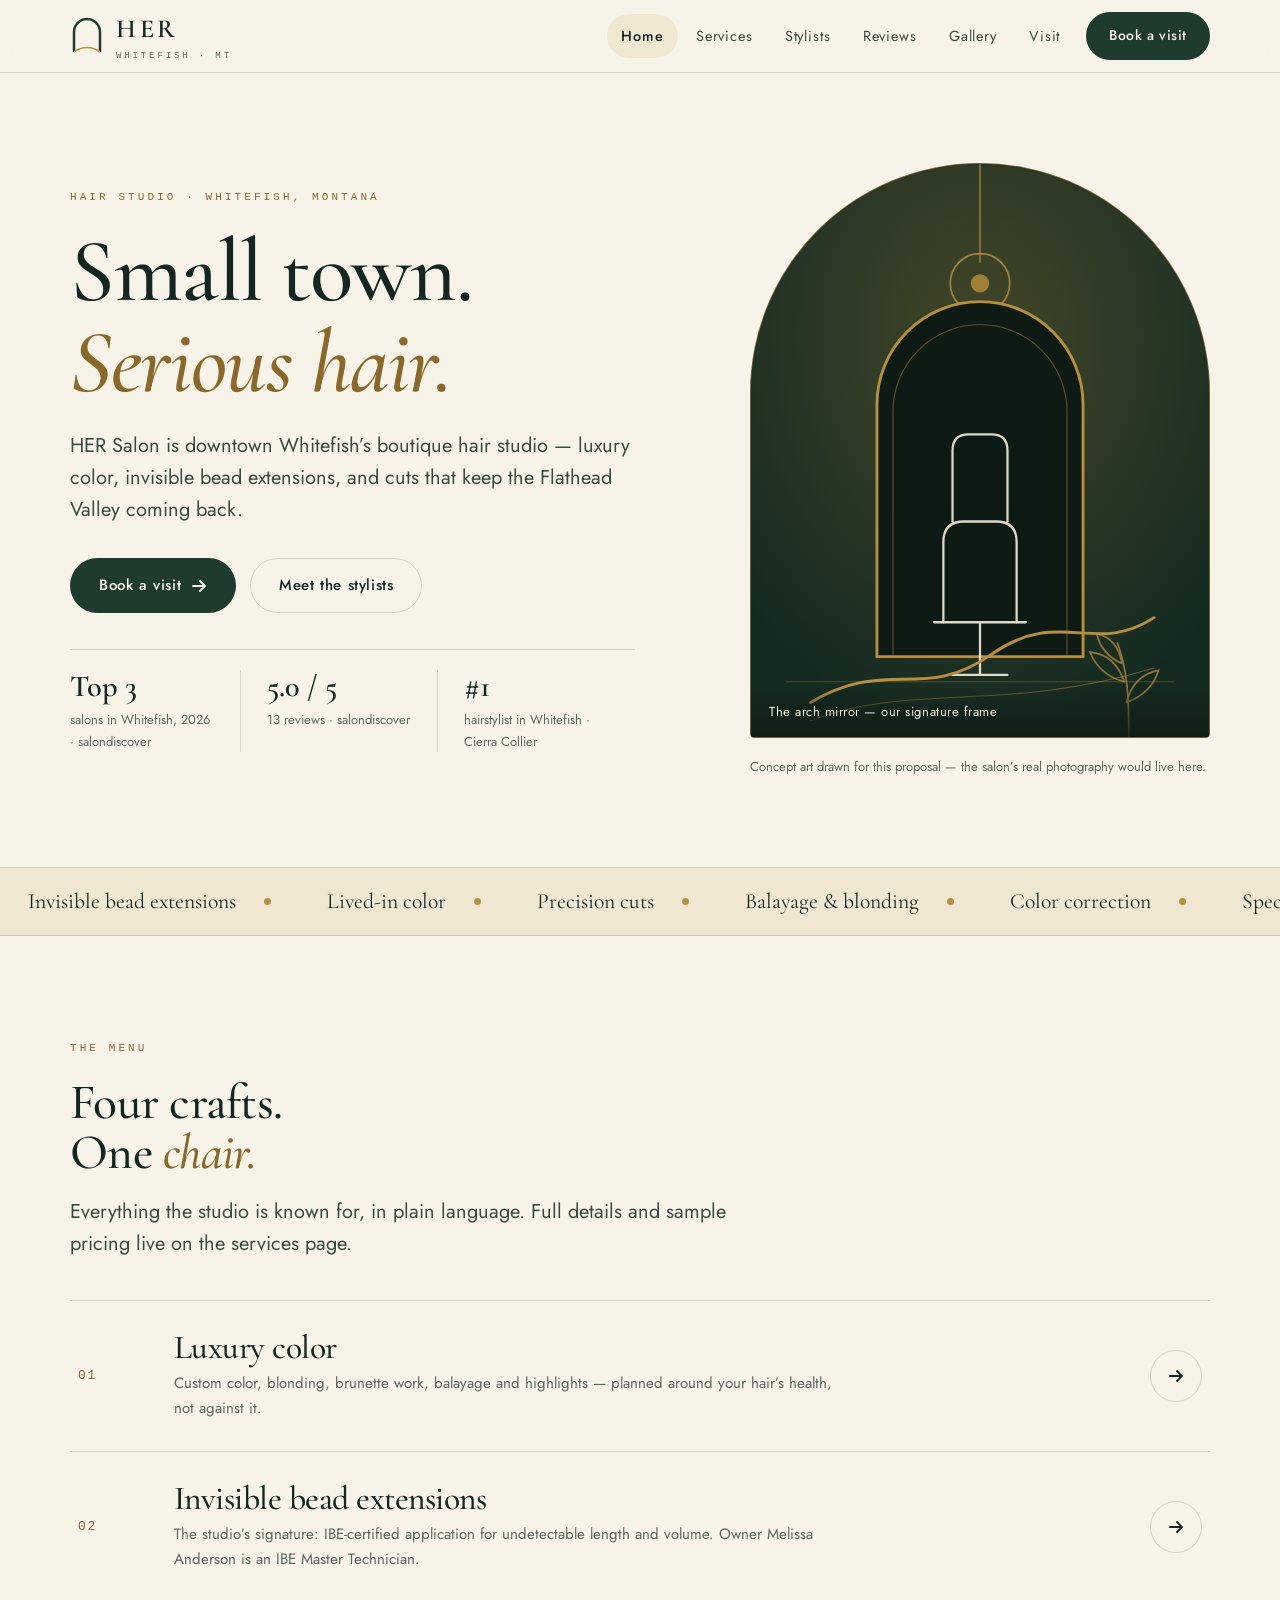
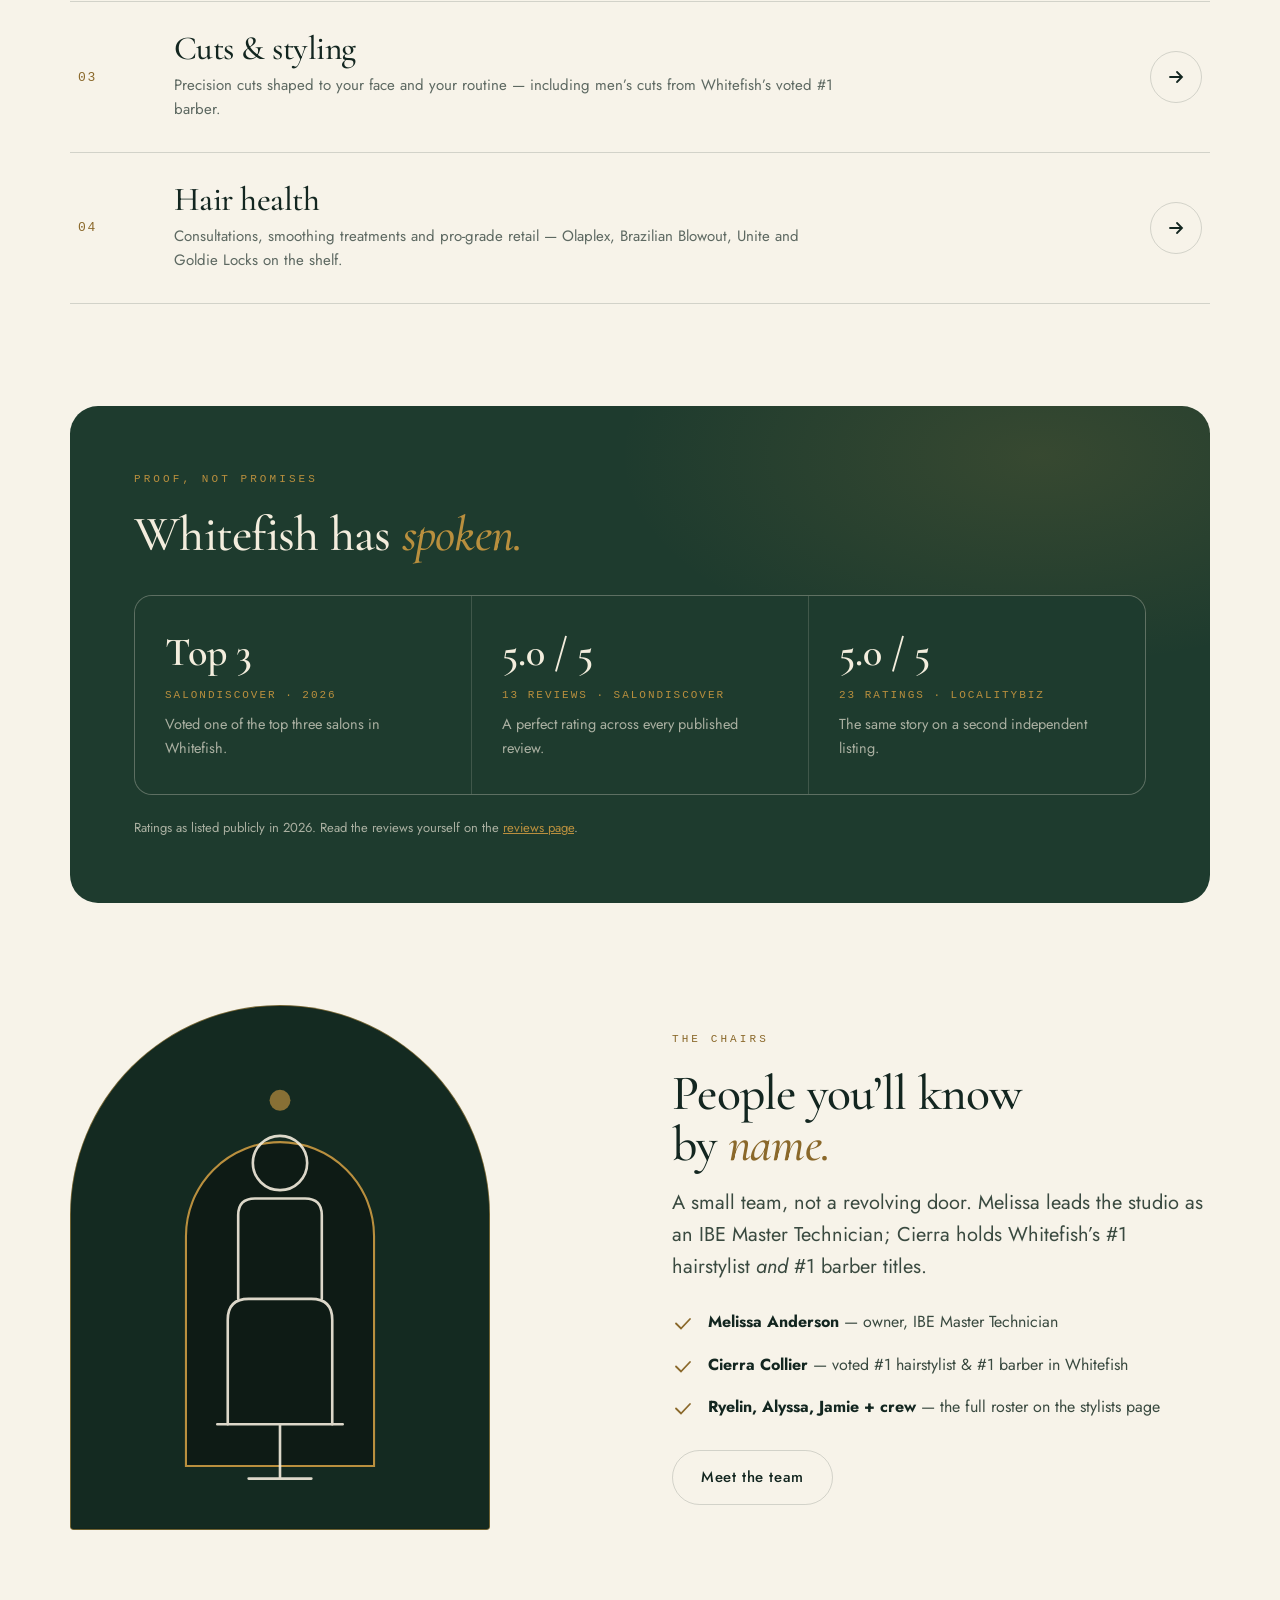
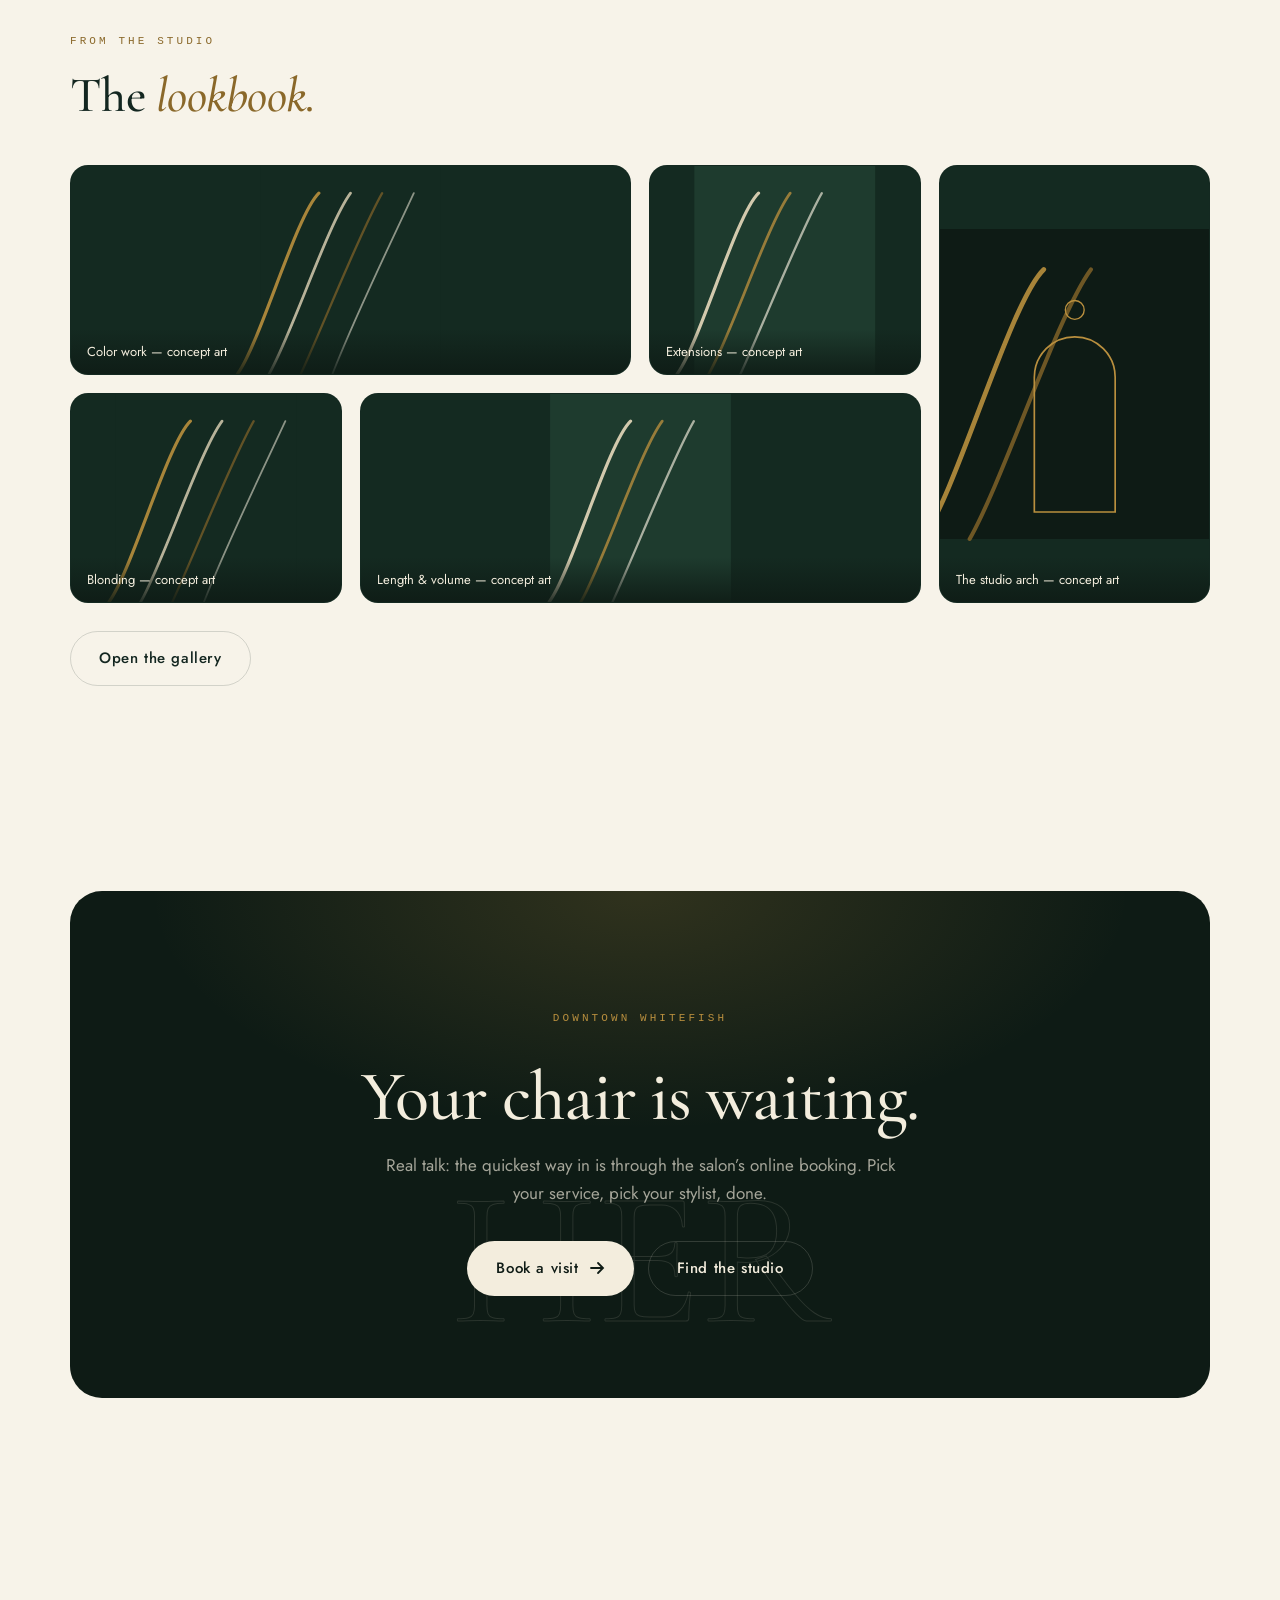
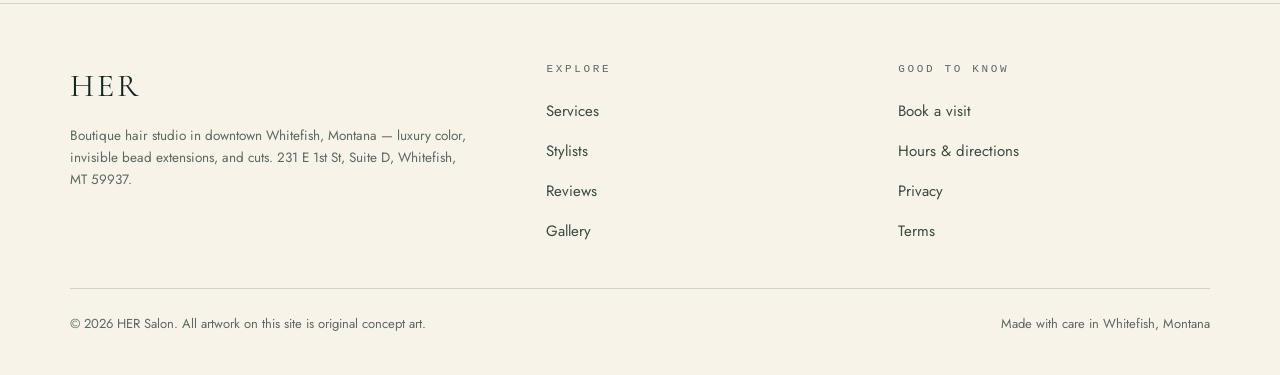
<file: index.html>
<!DOCTYPE html>
<html lang="en">
<head>
<meta charset="utf-8">
<meta name="viewport" content="width=device-width, initial-scale=1">
<title>HER Salon — Boutique Hair Studio in Whitefish, MT</title>
<meta name="description" content="HER Salon is downtown Whitefish's boutique hair studio: luxury color, invisible bead extensions (IBE), and precision cuts. Book your visit.">
<meta property="og:title" content="HER Salon — Boutique Hair Studio in Whitefish, MT">
<meta property="og:description" content="HER Salon is downtown Whitefish's boutique hair studio: luxury color, invisible bead extensions (IBE), and precision cuts. Book your visit.">
<meta property="og:type" content="website">
<link rel="preconnect" href="https://fonts.googleapis.com">
<link rel="preconnect" href="https://fonts.gstatic.com" crossorigin>
<link href="https://fonts.googleapis.com/css2?family=Cormorant+Garamond:ital,wght@0,400;0,500;0,600;1,400;1,500&family=Jost:wght@400;500;600&display=swap" rel="stylesheet">
<link rel="stylesheet" href="assets/style.css">
<link rel="icon" href="data:image/svg+xml,%3Csvg xmlns='http://www.w3.org/2000/svg' viewBox='0 0 34 40'%3E%3Cpath d='M4 36 L4 16 A13 13 0 0 1 30 16 L30 36' fill='none' stroke='%231E3B2E' stroke-width='3'/%3E%3C/svg%3E">
</head>
<body>
<a class="skip" href="#main">Skip to content</a>
<header class="site-head">
  <div class="wrap head-in">
    <a class="brand" href="index.html" aria-label="HER Salon home">
      <svg class="mark" viewBox="0 0 34 40" aria-hidden="true"><path d="M4 36 L4 16 A13 13 0 0 1 30 16 L30 36" fill="none" stroke="#1E3B2E" stroke-width="2.5"/><path d="M4 36 C12 30 22 30 30 36" fill="none" stroke="#B98F3E" stroke-width="1.6"/></svg>
      <span class="word">HER<small>WHITEFISH · MT</small></span>
    </a>
    <button class="menu-btn" aria-expanded="false" aria-controls="mainnav" aria-label="Open menu">
      <svg class="ic-open" viewBox="0 0 22 22" fill="none" stroke="currentColor" stroke-width="2" stroke-linecap="round"><path d="M3 6h16M3 11h16M3 16h16"/></svg>
      <svg class="ic-close" viewBox="0 0 22 22" fill="none" stroke="currentColor" stroke-width="2" stroke-linecap="round"><path d="M5 5l12 12M17 5L5 17"/></svg>
    </button>
    <nav class="nav" id="mainnav" aria-label="Main"><a class="nav-link" href="index.html" aria-current="page">Home</a><a class="nav-link" href="services.html">Services</a><a class="nav-link" href="stylists.html">Stylists</a><a class="nav-link" href="reviews.html">Reviews</a><a class="nav-link" href="gallery.html">Gallery</a><a class="nav-link" href="visit.html">Visit</a><a class="btn btn-primary" href="booking.html">Book a visit</a></nav>
  </div>
</header>
<main id="main">

<section class="hero">
  <div class="wrap hero-grid">
    <div class="hero-copy">
      <span class="ghost-word" aria-hidden="true">HER</span>
      <p class="eyebrow rv">Hair studio &middot; Whitefish, Montana</p>
      <h1 class="rv d1">Small town.<br><em>Serious hair.</em></h1>
      <p class="lede rv d2">HER Salon is downtown Whitefish&rsquo;s boutique hair studio &mdash; luxury color, invisible bead extensions, and cuts that keep the Flathead Valley coming back.</p>
      <div class="btn-row rv d3">
        <a class="btn btn-primary" href="booking.html">Book a visit
          <svg class="arr" viewBox="0 0 16 16" fill="none" stroke="currentColor" stroke-width="1.8" stroke-linecap="round"><path d="M2 8h11M9 3l5 5-5 5"/></svg></a>
        <a class="btn btn-ghost" href="stylists.html">Meet the stylists</a>
      </div>
      <div class="hero-facts rv d3">
        <div><strong>Top 3</strong><span>salons in Whitefish, 2026 &middot; salondiscover</span></div>
        <div><strong>5.0 / 5</strong><span>13 reviews &middot; salondiscover</span></div>
        <div><strong>#1</strong><span>hairstylist in Whitefish &middot; Cierra Collier</span></div>
      </div>
    </div>
    <div class="hero-art rv d2">
      <div class="arch">
<svg viewBox="0 0 400 500" role="img" aria-label="Line-art of a salon chair before an arched mirror">
  <defs>
    <radialGradient id="hglow" cx="50%" cy="30%" r="70%">
      <stop offset="0%" stop-color="#B98F3E" stop-opacity=".28"/>
      <stop offset="100%" stop-color="#B98F3E" stop-opacity="0"/>
    </radialGradient>
  </defs>
  <rect width="400" height="500" fill="#142A21"/>
  <rect width="400" height="500" fill="url(#hglow)"/>
  <!-- pendant light -->
  <line x1="200" y1="0" x2="200" y2="86" stroke="#B98F3E" stroke-width="1.5" opacity=".7"/>
  <circle cx="200" cy="104" r="26" fill="none" stroke="#B98F3E" stroke-width="1.5" opacity=".85"/>
  <circle cx="200" cy="104" r="8" fill="#B98F3E" opacity=".8"/>
  <!-- arch mirror -->
  <path d="M110 430 L110 210 A90 90 0 0 1 290 210 L290 430 Z"
        fill="#0E1B15" stroke="#B98F3E" stroke-width="2.5"/>
  <path d="M124 430 L124 216 A76 76 0 0 1 276 216 L276 430"
        fill="none" stroke="#B98F3E" stroke-width="1" opacity=".45"/>
  <!-- chair silhouette inside mirror -->
  <g stroke="#F3EDDD" stroke-width="2" fill="none" opacity=".9" stroke-linecap="round">
    <path d="M168 400 L168 330 Q168 312 186 312 L214 312 Q232 312 232 330 L232 400"/>
    <path d="M176 312 L176 250 Q176 236 190 236 L210 236 Q224 236 224 250 L224 312"/>
    <path d="M160 400 L240 400"/>
    <path d="M200 400 L200 446"/>
    <path d="M176 446 L224 446"/>
  </g>
  <!-- golden strand drawing itself -->
  <g class="strand-draw" fill="none" stroke-linecap="round">
    <path class="draw" d="M52 470 C120 430 150 470 210 428 C270 386 300 430 352 396"
          stroke="#B98F3E" stroke-width="2.5"/>
    <path class="draw" d="M52 486 C140 452 220 480 352 440"
          stroke="#B98F3E" stroke-width="1" opacity=".5"/>
  </g>
  <!-- botanical sprig -->
  <g stroke="#B98F3E" stroke-width="1.5" fill="none" opacity=".75" stroke-linecap="round">
    <path d="M330 500 C330 460 328 440 320 418"/>
    <path d="M326 452 q-22 -6 -30 -26 q22 2 30 26"/>
    <path d="M328 470 q22 -8 28 -28 q-22 4 -28 28"/>
    <path d="M324 436 q-18 -8 -22 -26 q18 4 22 26"/>
  </g>
  <!-- floor line -->
  <line x1="30" y1="452" x2="370" y2="452" stroke="#B98F3E" stroke-width="1" opacity=".35"/>
</svg>
        <div class="arch-cap">The arch mirror &mdash; our signature frame</div>
      </div>
      <p class="hero-note">Concept art drawn for this proposal &mdash; the salon&rsquo;s real photography would live here.</p>
    </div>
  </div>
</section>

<div class="marquee" aria-hidden="true">
  <div class="marquee-track">
    <span>Invisible bead extensions</span><span>Lived-in color</span><span>Precision cuts</span><span>Balayage &amp; blonding</span><span>Color correction</span><span>Special-occasion styling</span>
    <span>Invisible bead extensions</span><span>Lived-in color</span><span>Precision cuts</span><span>Balayage &amp; blonding</span><span>Color correction</span><span>Special-occasion styling</span>
  </div>
</div>

<section>
  <div class="wrap">
    <p class="eyebrow rv">The menu</p>
    <h2 class="rv d1">Four crafts.<br>One <em>chair.</em></h2>
    <p class="lede rv d2">Everything the studio is known for, in plain language. Full details and sample pricing live on the services page.</p>
    <div class="svc-list rv d2">
      <a class="row" href="services.html#color">
        <span class="num">01</span>
        <div><h3>Luxury color</h3><p>Custom color, blonding, brunette work, balayage and highlights &mdash; planned around your hair&rsquo;s health, not against it.</p></div>
        <span class="go"><svg viewBox="0 0 18 18" fill="none" stroke-width="1.8" stroke-linecap="round"><path d="M3 9h12M10 4l5 5-5 5"/></svg></span></a>
      <a class="row" href="services.html#extensions">
        <span class="num">02</span>
        <div><h3>Invisible bead extensions</h3><p>The studio&rsquo;s signature: IBE-certified application for undetectable length and volume. Owner Melissa Anderson is an IBE Master Technician.</p></div>
        <span class="go"><svg viewBox="0 0 18 18" fill="none" stroke-width="1.8" stroke-linecap="round"><path d="M3 9h12M10 4l5 5-5 5"/></svg></span></a>
      <a class="row" href="services.html#cuts">
        <span class="num">03</span>
        <div><h3>Cuts &amp; styling</h3><p>Precision cuts shaped to your face and your routine &mdash; including men&rsquo;s cuts from Whitefish&rsquo;s voted #1 barber.</p></div>
        <span class="go"><svg viewBox="0 0 18 18" fill="none" stroke-width="1.8" stroke-linecap="round"><path d="M3 9h12M10 4l5 5-5 5"/></svg></span></a>
      <a class="row" href="services.html#health">
        <span class="num">04</span>
        <div><h3>Hair health</h3><p>Consultations, smoothing treatments and pro-grade retail &mdash; Olaplex, Brazilian Blowout, Unite and Goldie Locks on the shelf.</p></div>
        <span class="go"><svg viewBox="0 0 18 18" fill="none" stroke-width="1.8" stroke-linecap="round"><path d="M3 9h12M10 4l5 5-5 5"/></svg></span></a>
    </div>
  </div>
</section>

<section style="padding-top:0">
  <div class="wrap">
    <div class="proof rv">
      <p class="eyebrow">Proof, not promises</p>
      <h2>Whitefish has <em style="color:var(--gold)">spoken.</em></h2>
      <div class="proof-grid">
        <div class="proof-cell">
          <strong>Top 3</strong>
          <span class="src">salondiscover &middot; 2026</span>
          <p>Voted one of the top three salons in Whitefish.</p>
        </div>
        <div class="proof-cell">
          <strong>5.0 / 5</strong>
          <span class="src">13 reviews &middot; salondiscover</span>
          <p>A perfect rating across every published review.</p>
        </div>
        <div class="proof-cell">
          <strong>5.0 / 5</strong>
          <span class="src">23 ratings &middot; localitybiz</span>
          <p>The same story on a second independent listing.</p>
        </div>
      </div>
      <p class="fine">Ratings as listed publicly in 2026. Read the reviews yourself on the <a href="reviews.html" style="color:var(--gold)">reviews page</a>.</p>
    </div>
  </div>
</section>

<section style="padding-top:0">
  <div class="wrap split">
    <div class="rv">
      <div class="arch">
<svg viewBox="0 0 400 500" role="img" aria-label="Salon line illustration">
  <rect width="400" height="500" fill="#142A21"/>
  <path d="M110 440 L110 220 A90 90 0 0 1 290 220 L290 440 Z"
        fill="#0E1B15" stroke="#B98F3E" stroke-width="2"/>
  
        <g stroke="#F3EDDD" stroke-width="2.5" fill="none" opacity=".9" stroke-linecap="round">
          <path d="M150 400 L150 300 Q150 280 170 280 L230 280 Q250 280 250 300 L250 400"/>
          <path d="M160 280 L160 200 Q160 184 176 184 L224 184 Q240 184 240 200 L240 280"/>
          <circle cx="200" cy="150" r="26" fill="none"/>
          <path d="M140 400 L260 400 M200 400 L200 452 M170 452 L230 452"/>
        </g>
        <circle cx="200" cy="90" r="10" fill="#B98F3E" opacity=".7"/>
</svg></div>
    </div>
    <div>
      <p class="eyebrow rv">The chairs</p>
      <h2 class="rv d1">People you&rsquo;ll know<br>by <em>name.</em></h2>
      <p class="lede rv d2">A small team, not a revolving door. Melissa leads the studio as an IBE Master Technician; Cierra holds Whitefish&rsquo;s #1 hairstylist <em>and</em> #1 barber titles.</p>
      <ul class="check-list rv d3">
        <li><svg viewBox="0 0 22 22" fill="none" stroke-width="1.8" stroke-linecap="round"><path d="M4 11.5l5 5L18 7"/></svg><span><strong style="color:var(--ink)">Melissa Anderson</strong> &mdash; owner, IBE Master Technician</span></li>
        <li><svg viewBox="0 0 22 22" fill="none" stroke-width="1.8" stroke-linecap="round"><path d="M4 11.5l5 5L18 7"/></svg><span><strong style="color:var(--ink)">Cierra Collier</strong> &mdash; voted #1 hairstylist &amp; #1 barber in Whitefish</span></li>
        <li><svg viewBox="0 0 22 22" fill="none" stroke-width="1.8" stroke-linecap="round"><path d="M4 11.5l5 5L18 7"/></svg><span><strong style="color:var(--ink)">Ryelin, Alyssa, Jamie + crew</strong> &mdash; the full roster on the stylists page</span></li>
      </ul>
      <div class="btn-row rv d3" style="display:flex;gap:14px;margin-top:30px;flex-wrap:wrap;">
        <a class="btn btn-ghost" href="stylists.html">Meet the team</a>
      </div>
    </div>
  </div>
</section>

<section style="padding-top:0">
  <div class="wrap">
    <p class="eyebrow rv">From the studio</p>
    <h2 class="rv d1">The <em>lookbook.</em></h2>
    <div class="bento rv d2">
      <figure class="w2"><svg viewBox="0 0 400 460" role="img" aria-label="Concept artwork, color">
<rect width="400" height="460" fill="#142A21"/><path d="M-50 460 C 0 392 80 108 130 60" fill="none" stroke="#B98F3E" stroke-width="7" opacity="0.9" stroke-linecap="round"/><path d="M20 460 C 70 372 150 128 200 60" fill="none" stroke="#E6D9BC" stroke-width="6" opacity="0.78" stroke-linecap="round"/><path d="M90 460 C 140 352 220 148 270 60" fill="none" stroke="#8A682A" stroke-width="5" opacity="0.66" stroke-linecap="round"/><path d="M160 460 C 210 332 290 168 340 60" fill="none" stroke="#F3EDDD" stroke-width="4" opacity="0.54" stroke-linecap="round"/></svg><figcaption>Color work &mdash; concept art</figcaption></figure>
      <figure><svg viewBox="0 0 400 460" role="img" aria-label="Concept artwork, extensions">
<rect width="400" height="460" fill="#1E3B2E"/><path d="M-38 460 C 12 392 92 108 142 60" fill="none" stroke="#E6D9BC" stroke-width="7" opacity="0.9" stroke-linecap="round"/><path d="M32 460 C 82 372 162 128 212 60" fill="none" stroke="#B98F3E" stroke-width="6" opacity="0.78" stroke-linecap="round"/><path d="M102 460 C 152 352 232 148 282 60" fill="none" stroke="#F3EDDD" stroke-width="5" opacity="0.66" stroke-linecap="round"/></svg><figcaption>Extensions &mdash; concept art</figcaption></figure>
      <figure class="h2"><svg viewBox="0 0 400 460" role="img" aria-label="Concept artwork, studio">
<rect width="400" height="460" fill="#0E1B15"/><path d="M-26 460 C 24 392 104 108 154 60" fill="none" stroke="#B98F3E" stroke-width="7" opacity="0.9" stroke-linecap="round"/><path d="M44 460 C 94 372 174 128 224 60" fill="none" stroke="#8A682A" stroke-width="6" opacity="0.78" stroke-linecap="round"/><path d="M140 420 L140 220 A60 60 0 0 1 260 220 L260 420 Z" fill="none" stroke="#B98F3E" stroke-width="2.5"/><circle cx="200" cy="120" r="14" fill="none" stroke="#B98F3E" stroke-width="2"/></svg><figcaption>The studio arch &mdash; concept art</figcaption></figure>
      <figure><svg viewBox="0 0 400 460" role="img" aria-label="Concept artwork, color">
<rect width="400" height="460" fill="#142A21"/><path d="M-14 460 C 36 392 116 108 166 60" fill="none" stroke="#B98F3E" stroke-width="7" opacity="0.9" stroke-linecap="round"/><path d="M56 460 C 106 372 186 128 236 60" fill="none" stroke="#E6D9BC" stroke-width="6" opacity="0.78" stroke-linecap="round"/><path d="M126 460 C 176 352 256 148 306 60" fill="none" stroke="#8A682A" stroke-width="5" opacity="0.66" stroke-linecap="round"/><path d="M196 460 C 246 332 326 168 376 60" fill="none" stroke="#F3EDDD" stroke-width="4" opacity="0.54" stroke-linecap="round"/></svg><figcaption>Blonding &mdash; concept art</figcaption></figure>
      <figure class="w2"><svg viewBox="0 0 400 460" role="img" aria-label="Concept artwork, extensions">
<rect width="400" height="460" fill="#1E3B2E"/><path d="M-2 460 C 48 392 128 108 178 60" fill="none" stroke="#E6D9BC" stroke-width="7" opacity="0.9" stroke-linecap="round"/><path d="M68 460 C 118 372 198 128 248 60" fill="none" stroke="#B98F3E" stroke-width="6" opacity="0.78" stroke-linecap="round"/><path d="M138 460 C 188 352 268 148 318 60" fill="none" stroke="#F3EDDD" stroke-width="5" opacity="0.66" stroke-linecap="round"/></svg><figcaption>Length &amp; volume &mdash; concept art</figcaption></figure>
    </div>
    <div class="rv" style="margin-top:28px;"><a class="btn btn-ghost" href="gallery.html">Open the gallery</a></div>
  </div>
</section>

<section>
  <div class="wrap">
    <div class="closing rv">
      <span class="ghost" aria-hidden="true">HER</span>
      <p class="eyebrow" style="color:var(--gold)">Downtown Whitefish</p>
      <h2>Your chair is waiting.</h2>
      <p>Real talk: the quickest way in is through the salon&rsquo;s online booking. Pick your service, pick your stylist, done.</p>
      <div class="btn-row">
        <a class="btn btn-light" href="booking.html">Book a visit
          <svg class="arr" viewBox="0 0 16 16" fill="none" stroke="currentColor" stroke-width="1.8" stroke-linecap="round"><path d="M2 8h11M9 3l5 5-5 5"/></svg></a>
        <a class="btn btn-ghost" style="color:var(--on-dark);border-color:var(--dark-line)" href="visit.html">Find the studio</a>
      </div>
    </div>
  </div>
</section>

</main>
<footer class="site-foot">
  <div class="wrap">
    <div class="foot-grid">
      <div>
        <div class="foot-brand">HER</div>
        <p class="muted small" style="margin-top:12px;max-width:30em;">Boutique hair studio in downtown Whitefish, Montana — luxury color, invisible bead extensions, and cuts. <span data-her="street"></span>, <span data-her="city"></span>.</p>
      </div>
      <div>
        <h4>Explore</h4>
        <ul>
          <li><a href="services.html">Services</a></li>
          <li><a href="stylists.html">Stylists</a></li>
          <li><a href="reviews.html">Reviews</a></li>
          <li><a href="gallery.html">Gallery</a></li>
        </ul>
      </div>
      <div>
        <h4>Good to know</h4>
        <ul>
          <li><a href="booking.html">Book a visit</a></li>
          <li><a href="visit.html">Hours &amp; directions</a></li>
          <li><a href="privacy.html">Privacy</a></li>
          <li><a href="terms.html">Terms</a></li>
        </ul>
      </div>
    </div>
    <div class="foot-fine">
      <span>&copy; <span data-her="year"></span> <span data-her="name"></span>. All artwork on this site is original concept art.</span>
      <span>Made with care in Whitefish, Montana</span>
    </div>
  </div>
</footer>
<script src="assets/site.js" defer></script>
</body>
</html>
</file>
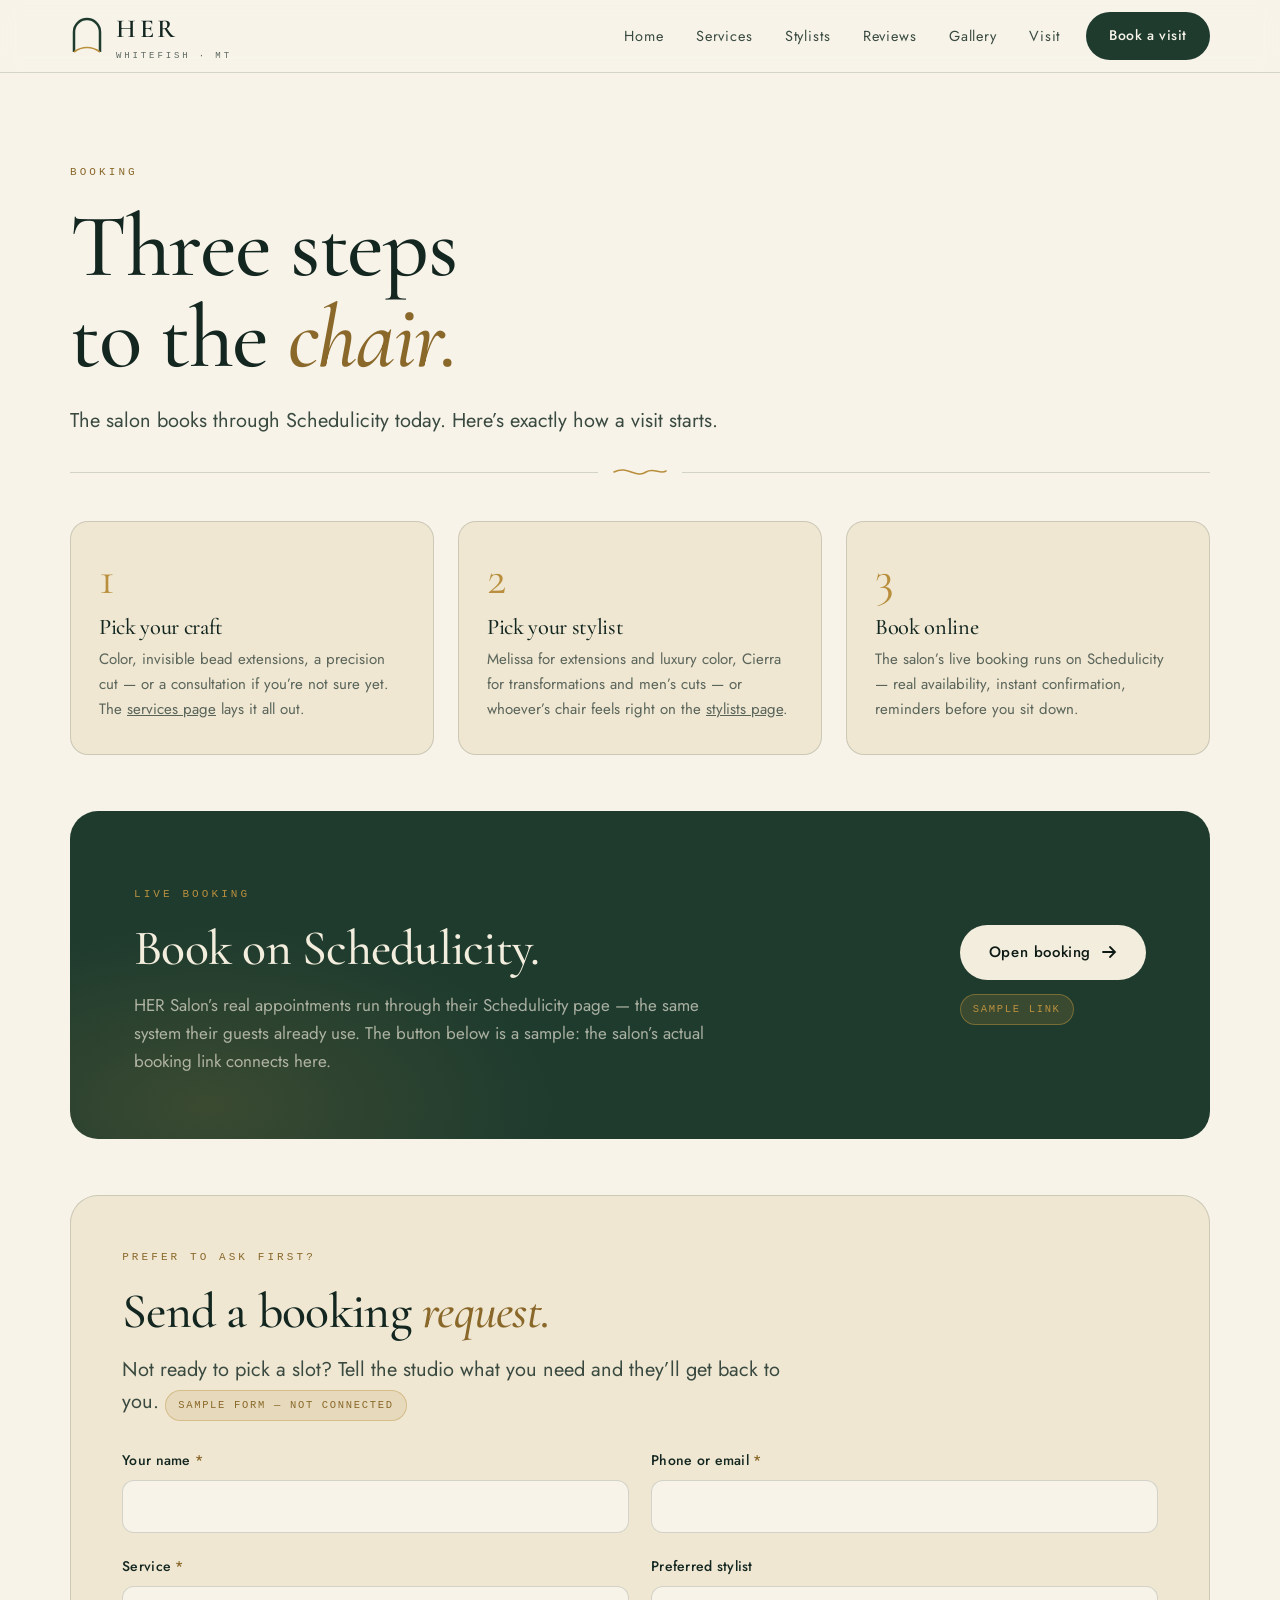
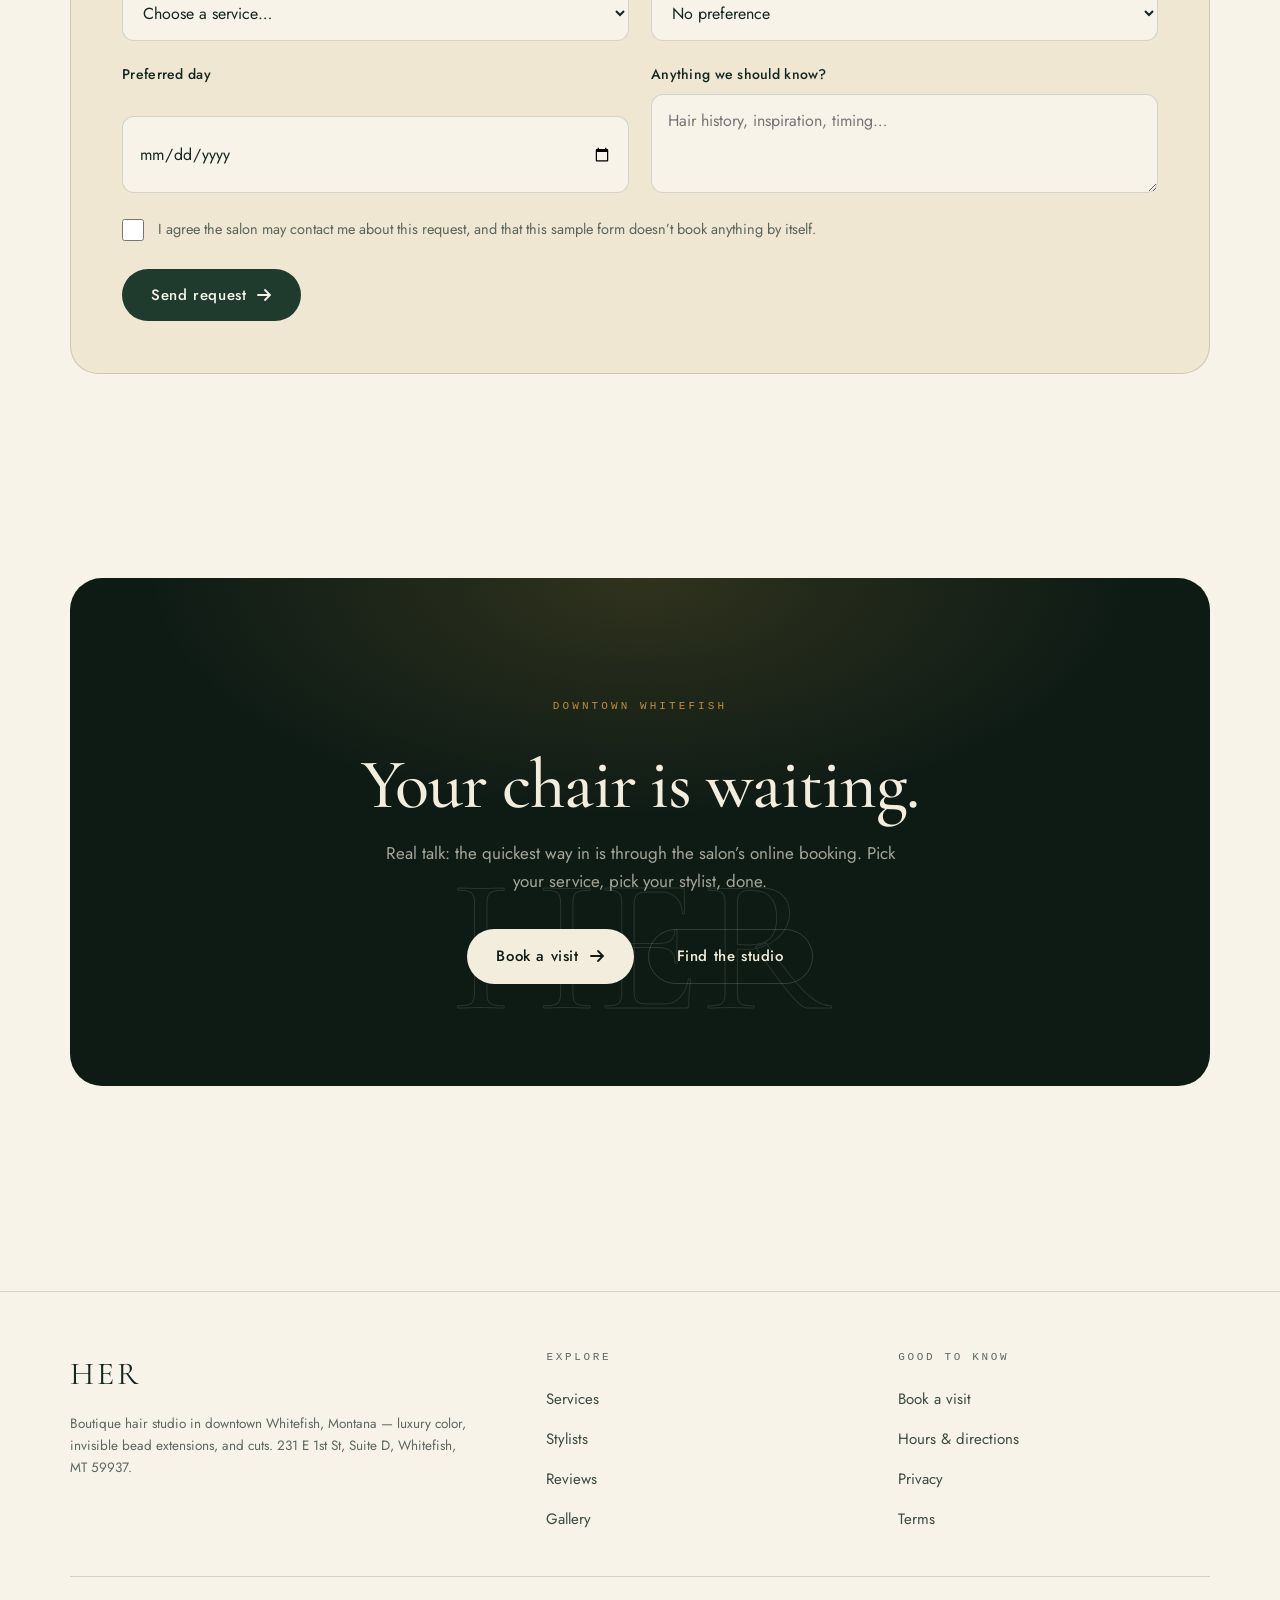
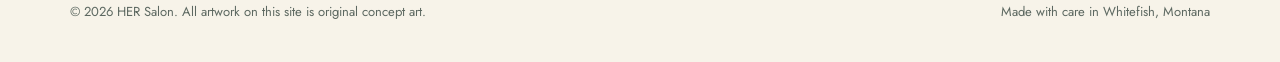
<file: booking.html>
<!DOCTYPE html>
<html lang="en">
<head>
<meta charset="utf-8">
<meta name="viewport" content="width=device-width, initial-scale=1">
<title>Book a Visit — HER Salon, Whitefish MT</title>
<meta name="description" content="Book HER Salon Whitefish: live booking via Schedulicity or send a booking request.">
<meta property="og:title" content="Book a Visit — HER Salon, Whitefish MT">
<meta property="og:description" content="Book HER Salon Whitefish: live booking via Schedulicity or send a booking request.">
<meta property="og:type" content="website">
<link rel="preconnect" href="https://fonts.googleapis.com">
<link rel="preconnect" href="https://fonts.gstatic.com" crossorigin>
<link href="https://fonts.googleapis.com/css2?family=Cormorant+Garamond:ital,wght@0,400;0,500;0,600;1,400;1,500&family=Jost:wght@400;500;600&display=swap" rel="stylesheet">
<link rel="stylesheet" href="assets/style.css">
<link rel="icon" href="data:image/svg+xml,%3Csvg xmlns='http://www.w3.org/2000/svg' viewBox='0 0 34 40'%3E%3Cpath d='M4 36 L4 16 A13 13 0 0 1 30 16 L30 36' fill='none' stroke='%231E3B2E' stroke-width='3'/%3E%3C/svg%3E">
</head>
<body>
<a class="skip" href="#main">Skip to content</a>
<header class="site-head">
  <div class="wrap head-in">
    <a class="brand" href="index.html" aria-label="HER Salon home">
      <svg class="mark" viewBox="0 0 34 40" aria-hidden="true"><path d="M4 36 L4 16 A13 13 0 0 1 30 16 L30 36" fill="none" stroke="#1E3B2E" stroke-width="2.5"/><path d="M4 36 C12 30 22 30 30 36" fill="none" stroke="#B98F3E" stroke-width="1.6"/></svg>
      <span class="word">HER<small>WHITEFISH · MT</small></span>
    </a>
    <button class="menu-btn" aria-expanded="false" aria-controls="mainnav" aria-label="Open menu">
      <svg class="ic-open" viewBox="0 0 22 22" fill="none" stroke="currentColor" stroke-width="2" stroke-linecap="round"><path d="M3 6h16M3 11h16M3 16h16"/></svg>
      <svg class="ic-close" viewBox="0 0 22 22" fill="none" stroke="currentColor" stroke-width="2" stroke-linecap="round"><path d="M5 5l12 12M17 5L5 17"/></svg>
    </button>
    <nav class="nav" id="mainnav" aria-label="Main"><a class="nav-link" href="index.html">Home</a><a class="nav-link" href="services.html">Services</a><a class="nav-link" href="stylists.html">Stylists</a><a class="nav-link" href="reviews.html">Reviews</a><a class="nav-link" href="gallery.html">Gallery</a><a class="nav-link" href="visit.html">Visit</a><a class="btn btn-primary" href="booking.html">Book a visit</a></nav>
  </div>
</header>
<main id="main">

<section class="hero" style="padding-bottom:0">
  <div class="wrap">
    <p class="eyebrow rv">Booking</p>
    <h1 class="rv d1">Three steps<br>to the <em>chair.</em></h1>
    <p class="lede rv d2">The salon books through Schedulicity today. Here&rsquo;s exactly how a visit starts.</p>
    <div class="strand-rule" aria-hidden="true">
<svg viewBox="0 0 56 18"><path d="M2 9 C16 2 24 16 34 9 C42 4 48 12 54 8"
fill="none" stroke="#B98F3E" stroke-width="1.6" stroke-linecap="round"/></svg></div>
  </div>
</section>

<section style="padding-top:0">
  <div class="wrap">
    <div class="steps">
      <div class="step rv"><div class="n">1</div><h3>Pick your craft</h3><p>Color, invisible bead extensions, a precision cut &mdash; or a consultation if you&rsquo;re not sure yet. The <a href="services.html">services page</a> lays it all out.</p></div>
      <div class="step rv d1"><div class="n">2</div><h3>Pick your stylist</h3><p>Melissa for extensions and luxury color, Cierra for transformations and men&rsquo;s cuts &mdash; or whoever&rsquo;s chair feels right on the <a href="stylists.html">stylists page</a>.</p></div>
      <div class="step rv d2"><div class="n">3</div><h3>Book online</h3><p>The salon&rsquo;s live booking runs on Schedulicity &mdash; real availability, instant confirmation, reminders before you sit down.</p></div>
    </div>

    <div class="sched-panel rv">
      <div>
        <p class="eyebrow" style="color:var(--gold)">Live booking</p>
        <h2>Book on Schedulicity.</h2>
        <p>HER Salon&rsquo;s real appointments run through their Schedulicity page &mdash; the same system their guests already use. The button below is a sample: the salon&rsquo;s actual booking link connects here.</p>
      </div>
      <div>
        <a class="btn btn-light" href="#" onclick="return false;" aria-label="Sample booking link (not connected)">Open booking
          <svg class="arr" viewBox="0 0 16 16" fill="none" stroke="currentColor" stroke-width="1.8" stroke-linecap="round"><path d="M2 8h11M9 3l5 5-5 5"/></svg></a>
        <p class="small" style="margin-top:14px"><span class="badge" style="background:rgba(185,143,62,.18);color:var(--gold);border-color:rgba(185,143,62,.5)">Sample link</span></p>
      </div>
    </div>

    <div class="form-card rv">
      <p class="eyebrow">Prefer to ask first?</p>
      <h2>Send a booking <em>request.</em></h2>
      <p class="lede">Not ready to pick a slot? Tell the studio what you need and they&rsquo;ll get back to you. <span class="badge">Sample form &mdash; not connected</span></p>
      <form id="book-form" novalidate>
        <div class="form-grid">
          <div class="field">
            <label for="f-name">Your name <span class="req" aria-hidden="true">*</span></label>
            <input id="f-name" name="name" type="text" autocomplete="name" aria-describedby="f-name-err">
            <span class="err" id="f-name-err">Please tell us your name.</span>
          </div>
          <div class="field">
            <label for="f-contact">Phone or email <span class="req" aria-hidden="true">*</span></label>
            <input id="f-contact" name="contact" type="text" autocomplete="tel" aria-describedby="f-contact-err">
            <span class="err" id="f-contact-err">We need a way to reach you.</span>
          </div>
          <div class="field">
            <label for="f-service">Service <span class="req" aria-hidden="true">*</span></label>
            <select id="f-service" name="service" aria-describedby="f-service-err">
              <option value="">Choose a service&hellip;</option>
              <option>Luxury color</option><option>Invisible bead extensions</option>
              <option>Precision cut</option><option>Men&rsquo;s cut</option>
              <option>Special-occasion hair</option><option>Hair health consultation</option>
              <option>Not sure &mdash; help me decide</option>
            </select>
            <span class="err" id="f-service-err">Pick the closest match.</span>
          </div>
          <div class="field">
            <label for="f-stylist">Preferred stylist</label>
            <select id="f-stylist" name="stylist">
              <option value="">No preference</option>
              <option>Melissa Anderson</option><option>Cierra Collier</option>
              <option>Ryelin</option><option>Alyssa White</option><option>Jamie</option>
            </select>
          </div>
          <div class="field">
            <label for="f-date">Preferred day</label>
            <input id="f-date" name="date" type="date">
          </div>
          <div class="field">
            <label for="f-notes">Anything we should know?</label>
            <textarea id="f-notes" name="notes" rows="3" placeholder="Hair history, inspiration, timing&hellip;"></textarea>
          </div>
        </div>
        <label class="consent" for="f-consent">
          <input type="checkbox" id="f-consent">
          <span>I agree the salon may contact me about this request, and that this sample form doesn&rsquo;t book anything by itself.</span>
        </label>
        <div style="margin-top:28px;">
          <button class="btn btn-primary" type="submit">Send request
            <svg class="arr" viewBox="0 0 16 16" fill="none" stroke="currentColor" stroke-width="1.8" stroke-linecap="round"><path d="M2 8h11M9 3l5 5-5 5"/></svg></button>
        </div>
      </form>
      <div class="form-success" id="form-success" tabindex="-1" role="status">
        <h3>Request noted &mdash; almost.</h3>
        <p>This sample form isn&rsquo;t connected to anything yet, so nothing was sent. On the live site this would reach the salon directly; for a real booking today, use the salon&rsquo;s Schedulicity page above.</p>
      </div>
    </div>
  </div>
</section>

<section>
  <div class="wrap">
    <div class="closing rv">
      <span class="ghost" aria-hidden="true">HER</span>
      <p class="eyebrow" style="color:var(--gold)">Downtown Whitefish</p>
      <h2>Your chair is waiting.</h2>
      <p>Real talk: the quickest way in is through the salon&rsquo;s online booking. Pick your service, pick your stylist, done.</p>
      <div class="btn-row">
        <a class="btn btn-light" href="booking.html">Book a visit
          <svg class="arr" viewBox="0 0 16 16" fill="none" stroke="currentColor" stroke-width="1.8" stroke-linecap="round"><path d="M2 8h11M9 3l5 5-5 5"/></svg></a>
        <a class="btn btn-ghost" style="color:var(--on-dark);border-color:var(--dark-line)" href="visit.html">Find the studio</a>
      </div>
    </div>
  </div>
</section>

</main>
<footer class="site-foot">
  <div class="wrap">
    <div class="foot-grid">
      <div>
        <div class="foot-brand">HER</div>
        <p class="muted small" style="margin-top:12px;max-width:30em;">Boutique hair studio in downtown Whitefish, Montana — luxury color, invisible bead extensions, and cuts. <span data-her="street"></span>, <span data-her="city"></span>.</p>
      </div>
      <div>
        <h4>Explore</h4>
        <ul>
          <li><a href="services.html">Services</a></li>
          <li><a href="stylists.html">Stylists</a></li>
          <li><a href="reviews.html">Reviews</a></li>
          <li><a href="gallery.html">Gallery</a></li>
        </ul>
      </div>
      <div>
        <h4>Good to know</h4>
        <ul>
          <li><a href="booking.html">Book a visit</a></li>
          <li><a href="visit.html">Hours &amp; directions</a></li>
          <li><a href="privacy.html">Privacy</a></li>
          <li><a href="terms.html">Terms</a></li>
        </ul>
      </div>
    </div>
    <div class="foot-fine">
      <span>&copy; <span data-her="year"></span> <span data-her="name"></span>. All artwork on this site is original concept art.</span>
      <span>Made with care in Whitefish, Montana</span>
    </div>
  </div>
</footer>
<script src="assets/site.js" defer></script>
</body>
</html>
</file>
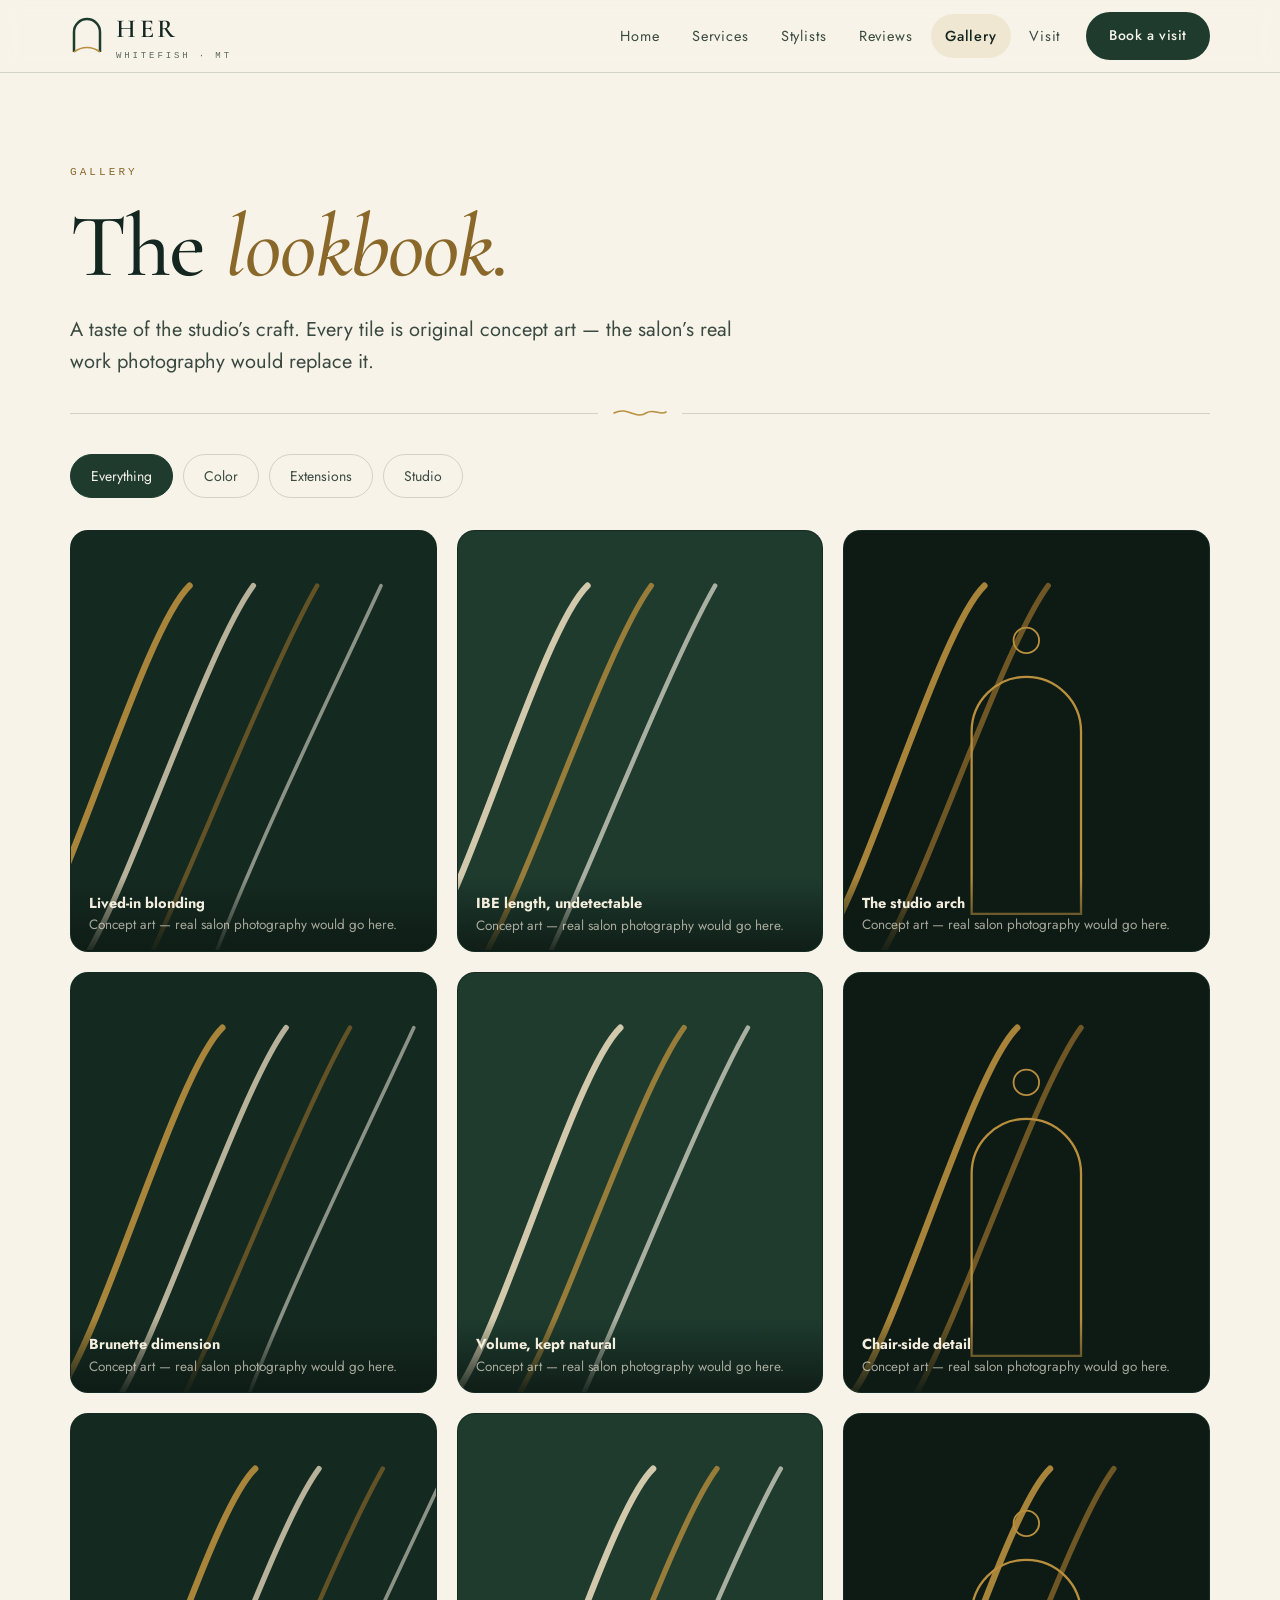
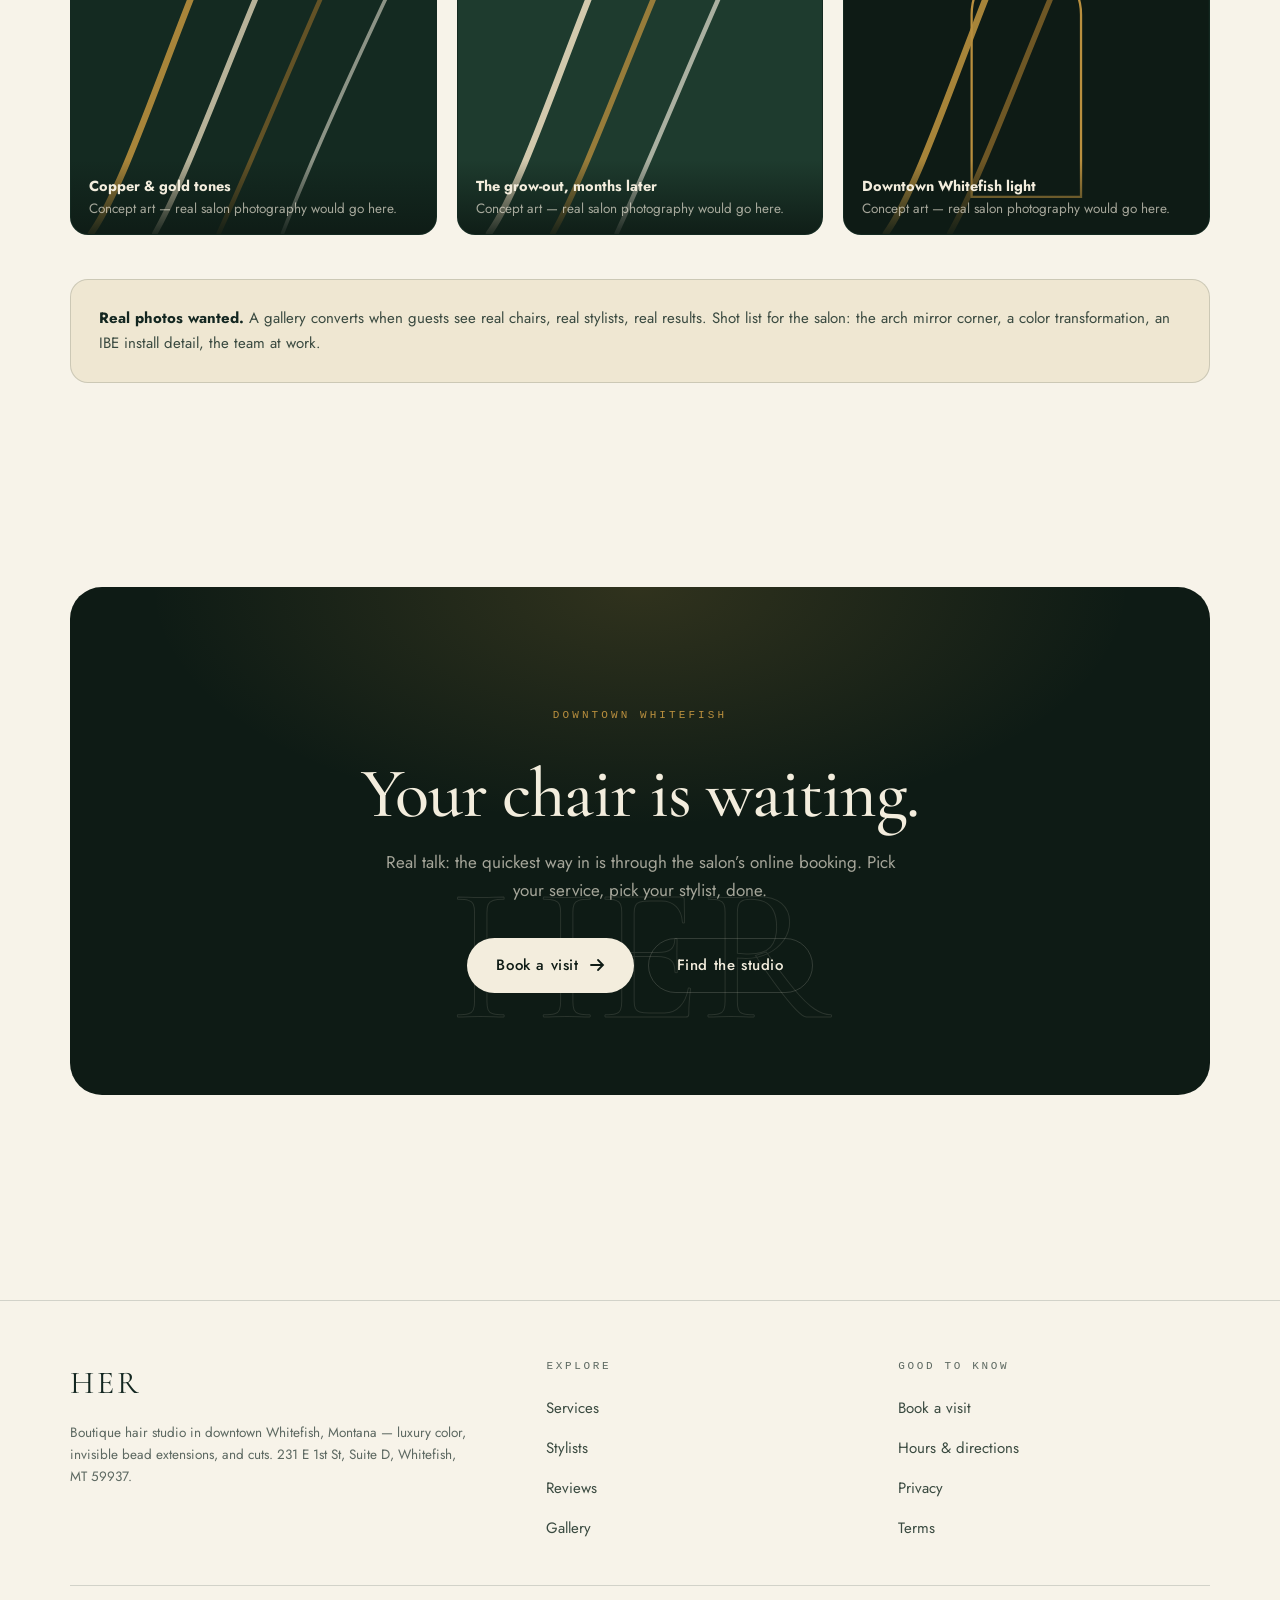
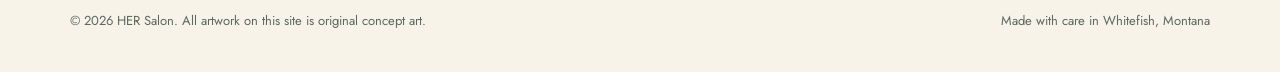
<file: gallery.html>
<!DOCTYPE html>
<html lang="en">
<head>
<meta charset="utf-8">
<meta name="viewport" content="width=device-width, initial-scale=1">
<title>Gallery — HER Salon, Whitefish MT</title>
<meta name="description" content="The HER Salon lookbook: color, extensions and studio concept art.">
<meta property="og:title" content="Gallery — HER Salon, Whitefish MT">
<meta property="og:description" content="The HER Salon lookbook: color, extensions and studio concept art.">
<meta property="og:type" content="website">
<link rel="preconnect" href="https://fonts.googleapis.com">
<link rel="preconnect" href="https://fonts.gstatic.com" crossorigin>
<link href="https://fonts.googleapis.com/css2?family=Cormorant+Garamond:ital,wght@0,400;0,500;0,600;1,400;1,500&family=Jost:wght@400;500;600&display=swap" rel="stylesheet">
<link rel="stylesheet" href="assets/style.css">
<link rel="icon" href="data:image/svg+xml,%3Csvg xmlns='http://www.w3.org/2000/svg' viewBox='0 0 34 40'%3E%3Cpath d='M4 36 L4 16 A13 13 0 0 1 30 16 L30 36' fill='none' stroke='%231E3B2E' stroke-width='3'/%3E%3C/svg%3E">
</head>
<body>
<a class="skip" href="#main">Skip to content</a>
<header class="site-head">
  <div class="wrap head-in">
    <a class="brand" href="index.html" aria-label="HER Salon home">
      <svg class="mark" viewBox="0 0 34 40" aria-hidden="true"><path d="M4 36 L4 16 A13 13 0 0 1 30 16 L30 36" fill="none" stroke="#1E3B2E" stroke-width="2.5"/><path d="M4 36 C12 30 22 30 30 36" fill="none" stroke="#B98F3E" stroke-width="1.6"/></svg>
      <span class="word">HER<small>WHITEFISH · MT</small></span>
    </a>
    <button class="menu-btn" aria-expanded="false" aria-controls="mainnav" aria-label="Open menu">
      <svg class="ic-open" viewBox="0 0 22 22" fill="none" stroke="currentColor" stroke-width="2" stroke-linecap="round"><path d="M3 6h16M3 11h16M3 16h16"/></svg>
      <svg class="ic-close" viewBox="0 0 22 22" fill="none" stroke="currentColor" stroke-width="2" stroke-linecap="round"><path d="M5 5l12 12M17 5L5 17"/></svg>
    </button>
    <nav class="nav" id="mainnav" aria-label="Main"><a class="nav-link" href="index.html">Home</a><a class="nav-link" href="services.html">Services</a><a class="nav-link" href="stylists.html">Stylists</a><a class="nav-link" href="reviews.html">Reviews</a><a class="nav-link" href="gallery.html" aria-current="page">Gallery</a><a class="nav-link" href="visit.html">Visit</a><a class="btn btn-primary" href="booking.html">Book a visit</a></nav>
  </div>
</header>
<main id="main">

<section class="hero" style="padding-bottom:0">
  <div class="wrap">
    <p class="eyebrow rv">Gallery</p>
    <h1 class="rv d1">The <em>lookbook.</em></h1>
    <p class="lede rv d2">A taste of the studio&rsquo;s craft. Every tile is original concept art &mdash; the salon&rsquo;s real work photography would replace it.</p>
    <div class="strand-rule" aria-hidden="true">
<svg viewBox="0 0 56 18"><path d="M2 9 C16 2 24 16 34 9 C42 4 48 12 54 8"
fill="none" stroke="#B98F3E" stroke-width="1.6" stroke-linecap="round"/></svg></div>
  </div>
</section>

<section style="padding-top:0">
  <div class="wrap">
    <div class="filter-row rv" role="group" aria-label="Filter gallery">
      <button class="chip" data-filter="all" aria-pressed="true">Everything</button>
      <button class="chip" data-filter="color" aria-pressed="false">Color</button>
      <button class="chip" data-filter="extensions" aria-pressed="false">Extensions</button>
      <button class="chip" data-filter="studio" aria-pressed="false">Studio</button>
    </div>
    <div class="gallery-grid"><figure class="gtile rv" data-cat="color"><svg viewBox="0 0 400 460" role="img" aria-label="Concept artwork, color">
<rect width="400" height="460" fill="#142A21"/><path d="M-50 460 C 0 392 80 108 130 60" fill="none" stroke="#B98F3E" stroke-width="7" opacity="0.9" stroke-linecap="round"/><path d="M20 460 C 70 372 150 128 200 60" fill="none" stroke="#E6D9BC" stroke-width="6" opacity="0.78" stroke-linecap="round"/><path d="M90 460 C 140 352 220 148 270 60" fill="none" stroke="#8A682A" stroke-width="5" opacity="0.66" stroke-linecap="round"/><path d="M160 460 C 210 332 290 168 340 60" fill="none" stroke="#F3EDDD" stroke-width="4" opacity="0.54" stroke-linecap="round"/></svg><figcaption><strong style="display:block;font-size:14.5px">Lived-in blonding</strong><span class="muted" style="color:var(--dark-muted)">Concept art &mdash; real salon photography would go here.</span></figcaption></figure><figure class="gtile rv" data-cat="extensions"><svg viewBox="0 0 400 460" role="img" aria-label="Concept artwork, extensions">
<rect width="400" height="460" fill="#1E3B2E"/><path d="M-38 460 C 12 392 92 108 142 60" fill="none" stroke="#E6D9BC" stroke-width="7" opacity="0.9" stroke-linecap="round"/><path d="M32 460 C 82 372 162 128 212 60" fill="none" stroke="#B98F3E" stroke-width="6" opacity="0.78" stroke-linecap="round"/><path d="M102 460 C 152 352 232 148 282 60" fill="none" stroke="#F3EDDD" stroke-width="5" opacity="0.66" stroke-linecap="round"/></svg><figcaption><strong style="display:block;font-size:14.5px">IBE length, undetectable</strong><span class="muted" style="color:var(--dark-muted)">Concept art &mdash; real salon photography would go here.</span></figcaption></figure><figure class="gtile rv" data-cat="studio"><svg viewBox="0 0 400 460" role="img" aria-label="Concept artwork, studio">
<rect width="400" height="460" fill="#0E1B15"/><path d="M-26 460 C 24 392 104 108 154 60" fill="none" stroke="#B98F3E" stroke-width="7" opacity="0.9" stroke-linecap="round"/><path d="M44 460 C 94 372 174 128 224 60" fill="none" stroke="#8A682A" stroke-width="6" opacity="0.78" stroke-linecap="round"/><path d="M140 420 L140 220 A60 60 0 0 1 260 220 L260 420 Z" fill="none" stroke="#B98F3E" stroke-width="2.5"/><circle cx="200" cy="120" r="14" fill="none" stroke="#B98F3E" stroke-width="2"/></svg><figcaption><strong style="display:block;font-size:14.5px">The studio arch</strong><span class="muted" style="color:var(--dark-muted)">Concept art &mdash; real salon photography would go here.</span></figcaption></figure><figure class="gtile rv" data-cat="color"><svg viewBox="0 0 400 460" role="img" aria-label="Concept artwork, color">
<rect width="400" height="460" fill="#142A21"/><path d="M-14 460 C 36 392 116 108 166 60" fill="none" stroke="#B98F3E" stroke-width="7" opacity="0.9" stroke-linecap="round"/><path d="M56 460 C 106 372 186 128 236 60" fill="none" stroke="#E6D9BC" stroke-width="6" opacity="0.78" stroke-linecap="round"/><path d="M126 460 C 176 352 256 148 306 60" fill="none" stroke="#8A682A" stroke-width="5" opacity="0.66" stroke-linecap="round"/><path d="M196 460 C 246 332 326 168 376 60" fill="none" stroke="#F3EDDD" stroke-width="4" opacity="0.54" stroke-linecap="round"/></svg><figcaption><strong style="display:block;font-size:14.5px">Brunette dimension</strong><span class="muted" style="color:var(--dark-muted)">Concept art &mdash; real salon photography would go here.</span></figcaption></figure><figure class="gtile rv" data-cat="extensions"><svg viewBox="0 0 400 460" role="img" aria-label="Concept artwork, extensions">
<rect width="400" height="460" fill="#1E3B2E"/><path d="M-2 460 C 48 392 128 108 178 60" fill="none" stroke="#E6D9BC" stroke-width="7" opacity="0.9" stroke-linecap="round"/><path d="M68 460 C 118 372 198 128 248 60" fill="none" stroke="#B98F3E" stroke-width="6" opacity="0.78" stroke-linecap="round"/><path d="M138 460 C 188 352 268 148 318 60" fill="none" stroke="#F3EDDD" stroke-width="5" opacity="0.66" stroke-linecap="round"/></svg><figcaption><strong style="display:block;font-size:14.5px">Volume, kept natural</strong><span class="muted" style="color:var(--dark-muted)">Concept art &mdash; real salon photography would go here.</span></figcaption></figure><figure class="gtile rv" data-cat="studio"><svg viewBox="0 0 400 460" role="img" aria-label="Concept artwork, studio">
<rect width="400" height="460" fill="#0E1B15"/><path d="M10 460 C 60 392 140 108 190 60" fill="none" stroke="#B98F3E" stroke-width="7" opacity="0.9" stroke-linecap="round"/><path d="M80 460 C 130 372 210 128 260 60" fill="none" stroke="#8A682A" stroke-width="6" opacity="0.78" stroke-linecap="round"/><path d="M140 420 L140 220 A60 60 0 0 1 260 220 L260 420 Z" fill="none" stroke="#B98F3E" stroke-width="2.5"/><circle cx="200" cy="120" r="14" fill="none" stroke="#B98F3E" stroke-width="2"/></svg><figcaption><strong style="display:block;font-size:14.5px">Chair-side detail</strong><span class="muted" style="color:var(--dark-muted)">Concept art &mdash; real salon photography would go here.</span></figcaption></figure><figure class="gtile rv" data-cat="color"><svg viewBox="0 0 400 460" role="img" aria-label="Concept artwork, color">
<rect width="400" height="460" fill="#142A21"/><path d="M22 460 C 72 392 152 108 202 60" fill="none" stroke="#B98F3E" stroke-width="7" opacity="0.9" stroke-linecap="round"/><path d="M92 460 C 142 372 222 128 272 60" fill="none" stroke="#E6D9BC" stroke-width="6" opacity="0.78" stroke-linecap="round"/><path d="M162 460 C 212 352 292 148 342 60" fill="none" stroke="#8A682A" stroke-width="5" opacity="0.66" stroke-linecap="round"/><path d="M232 460 C 282 332 362 168 412 60" fill="none" stroke="#F3EDDD" stroke-width="4" opacity="0.54" stroke-linecap="round"/></svg><figcaption><strong style="display:block;font-size:14.5px">Copper &amp; gold tones</strong><span class="muted" style="color:var(--dark-muted)">Concept art &mdash; real salon photography would go here.</span></figcaption></figure><figure class="gtile rv" data-cat="extensions"><svg viewBox="0 0 400 460" role="img" aria-label="Concept artwork, extensions">
<rect width="400" height="460" fill="#1E3B2E"/><path d="M34 460 C 84 392 164 108 214 60" fill="none" stroke="#E6D9BC" stroke-width="7" opacity="0.9" stroke-linecap="round"/><path d="M104 460 C 154 372 234 128 284 60" fill="none" stroke="#B98F3E" stroke-width="6" opacity="0.78" stroke-linecap="round"/><path d="M174 460 C 224 352 304 148 354 60" fill="none" stroke="#F3EDDD" stroke-width="5" opacity="0.66" stroke-linecap="round"/></svg><figcaption><strong style="display:block;font-size:14.5px">The grow-out, months later</strong><span class="muted" style="color:var(--dark-muted)">Concept art &mdash; real salon photography would go here.</span></figcaption></figure><figure class="gtile rv" data-cat="studio"><svg viewBox="0 0 400 460" role="img" aria-label="Concept artwork, studio">
<rect width="400" height="460" fill="#0E1B15"/><path d="M46 460 C 96 392 176 108 226 60" fill="none" stroke="#B98F3E" stroke-width="7" opacity="0.9" stroke-linecap="round"/><path d="M116 460 C 166 372 246 128 296 60" fill="none" stroke="#8A682A" stroke-width="6" opacity="0.78" stroke-linecap="round"/><path d="M140 420 L140 220 A60 60 0 0 1 260 220 L260 420 Z" fill="none" stroke="#B98F3E" stroke-width="2.5"/><circle cx="200" cy="120" r="14" fill="none" stroke="#B98F3E" stroke-width="2"/></svg><figcaption><strong style="display:block;font-size:14.5px">Downtown Whitefish light</strong><span class="muted" style="color:var(--dark-muted)">Concept art &mdash; real salon photography would go here.</span></figcaption></figure></div>
    <div class="honesty-note rv" style="margin-top:44px">
      <p><strong>Real photos wanted.</strong> A gallery converts when guests see real chairs, real stylists, real results. Shot list for the salon: the arch mirror corner, a color transformation, an IBE install detail, the team at work.</p>
    </div>
  </div>
</section>

<section>
  <div class="wrap">
    <div class="closing rv">
      <span class="ghost" aria-hidden="true">HER</span>
      <p class="eyebrow" style="color:var(--gold)">Downtown Whitefish</p>
      <h2>Your chair is waiting.</h2>
      <p>Real talk: the quickest way in is through the salon&rsquo;s online booking. Pick your service, pick your stylist, done.</p>
      <div class="btn-row">
        <a class="btn btn-light" href="booking.html">Book a visit
          <svg class="arr" viewBox="0 0 16 16" fill="none" stroke="currentColor" stroke-width="1.8" stroke-linecap="round"><path d="M2 8h11M9 3l5 5-5 5"/></svg></a>
        <a class="btn btn-ghost" style="color:var(--on-dark);border-color:var(--dark-line)" href="visit.html">Find the studio</a>
      </div>
    </div>
  </div>
</section>

</main>
<footer class="site-foot">
  <div class="wrap">
    <div class="foot-grid">
      <div>
        <div class="foot-brand">HER</div>
        <p class="muted small" style="margin-top:12px;max-width:30em;">Boutique hair studio in downtown Whitefish, Montana — luxury color, invisible bead extensions, and cuts. <span data-her="street"></span>, <span data-her="city"></span>.</p>
      </div>
      <div>
        <h4>Explore</h4>
        <ul>
          <li><a href="services.html">Services</a></li>
          <li><a href="stylists.html">Stylists</a></li>
          <li><a href="reviews.html">Reviews</a></li>
          <li><a href="gallery.html">Gallery</a></li>
        </ul>
      </div>
      <div>
        <h4>Good to know</h4>
        <ul>
          <li><a href="booking.html">Book a visit</a></li>
          <li><a href="visit.html">Hours &amp; directions</a></li>
          <li><a href="privacy.html">Privacy</a></li>
          <li><a href="terms.html">Terms</a></li>
        </ul>
      </div>
    </div>
    <div class="foot-fine">
      <span>&copy; <span data-her="year"></span> <span data-her="name"></span>. All artwork on this site is original concept art.</span>
      <span>Made with care in Whitefish, Montana</span>
    </div>
  </div>
</footer>
<script src="assets/site.js" defer></script>
</body>
</html>
</file>
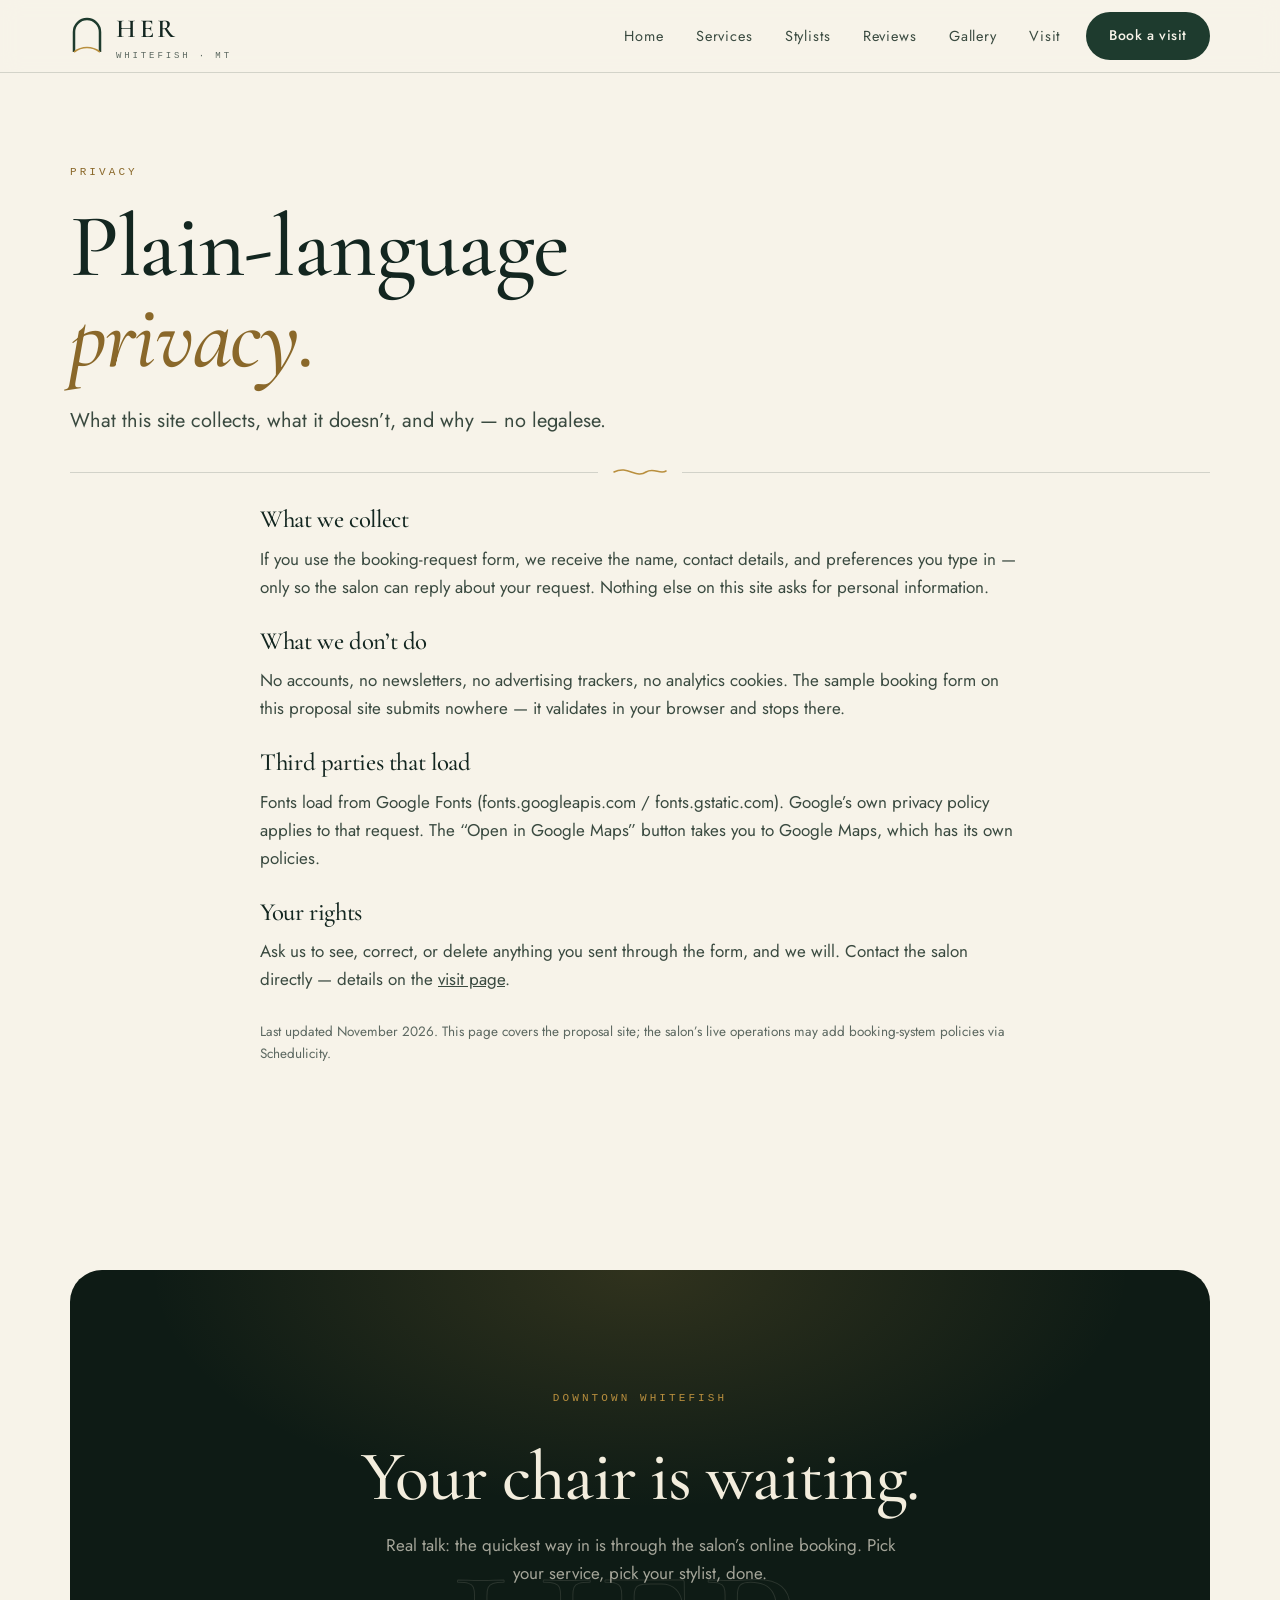
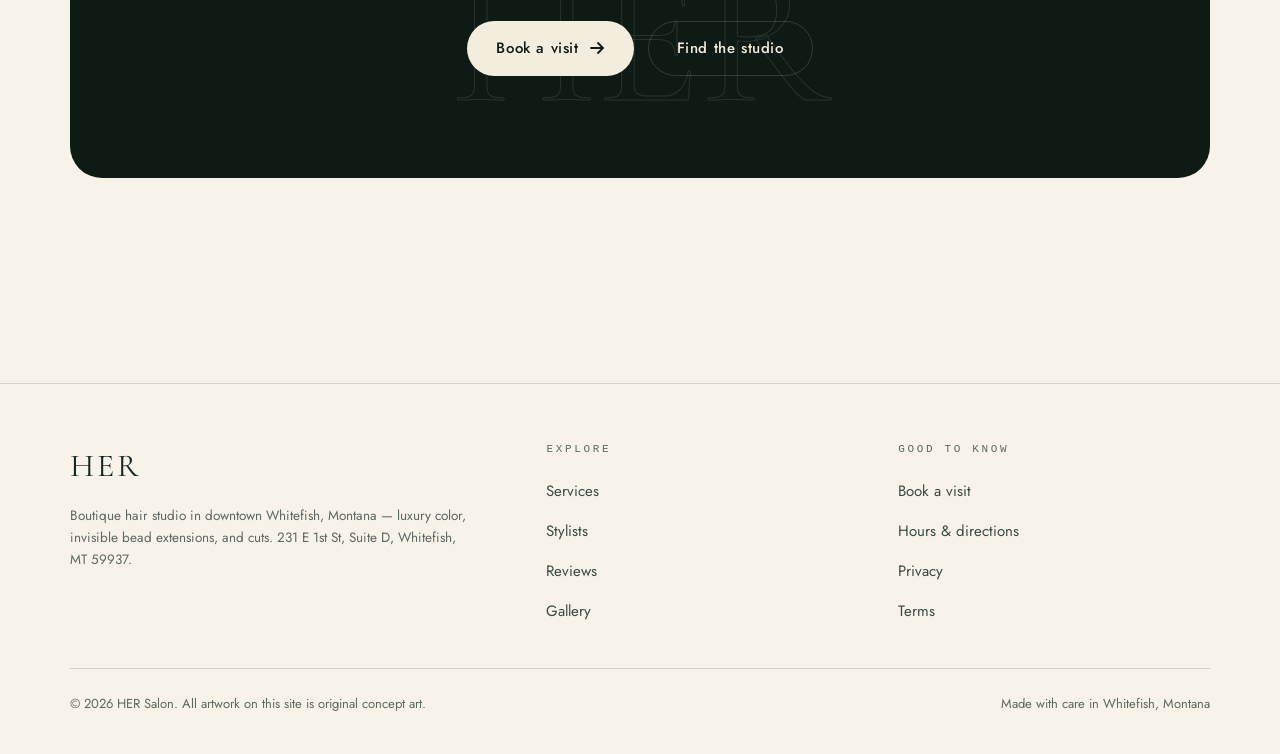
<file: privacy.html>
<!DOCTYPE html>
<html lang="en">
<head>
<meta charset="utf-8">
<meta name="viewport" content="width=device-width, initial-scale=1">
<title>Privacy — HER Salon</title>
<meta name="description" content="Plain-language privacy policy for the HER Salon website.">
<meta property="og:title" content="Privacy — HER Salon">
<meta property="og:description" content="Plain-language privacy policy for the HER Salon website.">
<meta property="og:type" content="website">
<link rel="preconnect" href="https://fonts.googleapis.com">
<link rel="preconnect" href="https://fonts.gstatic.com" crossorigin>
<link href="https://fonts.googleapis.com/css2?family=Cormorant+Garamond:ital,wght@0,400;0,500;0,600;1,400;1,500&family=Jost:wght@400;500;600&display=swap" rel="stylesheet">
<link rel="stylesheet" href="assets/style.css">
<link rel="icon" href="data:image/svg+xml,%3Csvg xmlns='http://www.w3.org/2000/svg' viewBox='0 0 34 40'%3E%3Cpath d='M4 36 L4 16 A13 13 0 0 1 30 16 L30 36' fill='none' stroke='%231E3B2E' stroke-width='3'/%3E%3C/svg%3E">
</head>
<body>
<a class="skip" href="#main">Skip to content</a>
<header class="site-head">
  <div class="wrap head-in">
    <a class="brand" href="index.html" aria-label="HER Salon home">
      <svg class="mark" viewBox="0 0 34 40" aria-hidden="true"><path d="M4 36 L4 16 A13 13 0 0 1 30 16 L30 36" fill="none" stroke="#1E3B2E" stroke-width="2.5"/><path d="M4 36 C12 30 22 30 30 36" fill="none" stroke="#B98F3E" stroke-width="1.6"/></svg>
      <span class="word">HER<small>WHITEFISH · MT</small></span>
    </a>
    <button class="menu-btn" aria-expanded="false" aria-controls="mainnav" aria-label="Open menu">
      <svg class="ic-open" viewBox="0 0 22 22" fill="none" stroke="currentColor" stroke-width="2" stroke-linecap="round"><path d="M3 6h16M3 11h16M3 16h16"/></svg>
      <svg class="ic-close" viewBox="0 0 22 22" fill="none" stroke="currentColor" stroke-width="2" stroke-linecap="round"><path d="M5 5l12 12M17 5L5 17"/></svg>
    </button>
    <nav class="nav" id="mainnav" aria-label="Main"><a class="nav-link" href="index.html">Home</a><a class="nav-link" href="services.html">Services</a><a class="nav-link" href="stylists.html">Stylists</a><a class="nav-link" href="reviews.html">Reviews</a><a class="nav-link" href="gallery.html">Gallery</a><a class="nav-link" href="visit.html">Visit</a><a class="btn btn-primary" href="booking.html">Book a visit</a></nav>
  </div>
</header>
<main id="main">

<section class="hero" style="padding-bottom:0">
  <div class="wrap">
    <p class="eyebrow rv">Privacy</p>
    <h1 class="rv d1">Plain-language<br><em>privacy.</em></h1>
    <p class="lede rv d2">What this site collects, what it doesn&rsquo;t, and why &mdash; no legalese.</p>
    <div class="strand-rule" aria-hidden="true">
<svg viewBox="0 0 56 18"><path d="M2 9 C16 2 24 16 34 9 C42 4 48 12 54 8"
fill="none" stroke="#B98F3E" stroke-width="1.6" stroke-linecap="round"/></svg></div>
  </div>
</section>

<section style="padding-top:0">
  <div class="wrap" style="max-width:760px">
    <div class="rv">
      <h3>What we collect</h3>
      <p style="margin:12px 0 28px">If you use the booking-request form, we receive the name, contact details, and preferences you type in &mdash; only so the salon can reply about your request. Nothing else on this site asks for personal information.</p>
      <h3>What we don&rsquo;t do</h3>
      <p style="margin:12px 0 28px">No accounts, no newsletters, no advertising trackers, no analytics cookies. The sample booking form on this proposal site submits nowhere &mdash; it validates in your browser and stops there.</p>
      <h3>Third parties that load</h3>
      <p style="margin:12px 0 28px">Fonts load from Google Fonts (fonts.googleapis.com / fonts.gstatic.com). Google&rsquo;s own privacy policy applies to that request. The &ldquo;Open in Google Maps&rdquo; button takes you to Google Maps, which has its own policies.</p>
      <h3>Your rights</h3>
      <p style="margin:12px 0 28px">Ask us to see, correct, or delete anything you sent through the form, and we will. Contact the salon directly &mdash; details on the <a href="visit.html">visit page</a>.</p>
      <p class="small muted">Last updated November 2026. This page covers the proposal site; the salon&rsquo;s live operations may add booking-system policies via Schedulicity.</p>
    </div>
  </div>
</section>

<section>
  <div class="wrap">
    <div class="closing rv">
      <span class="ghost" aria-hidden="true">HER</span>
      <p class="eyebrow" style="color:var(--gold)">Downtown Whitefish</p>
      <h2>Your chair is waiting.</h2>
      <p>Real talk: the quickest way in is through the salon&rsquo;s online booking. Pick your service, pick your stylist, done.</p>
      <div class="btn-row">
        <a class="btn btn-light" href="booking.html">Book a visit
          <svg class="arr" viewBox="0 0 16 16" fill="none" stroke="currentColor" stroke-width="1.8" stroke-linecap="round"><path d="M2 8h11M9 3l5 5-5 5"/></svg></a>
        <a class="btn btn-ghost" style="color:var(--on-dark);border-color:var(--dark-line)" href="visit.html">Find the studio</a>
      </div>
    </div>
  </div>
</section>

</main>
<footer class="site-foot">
  <div class="wrap">
    <div class="foot-grid">
      <div>
        <div class="foot-brand">HER</div>
        <p class="muted small" style="margin-top:12px;max-width:30em;">Boutique hair studio in downtown Whitefish, Montana — luxury color, invisible bead extensions, and cuts. <span data-her="street"></span>, <span data-her="city"></span>.</p>
      </div>
      <div>
        <h4>Explore</h4>
        <ul>
          <li><a href="services.html">Services</a></li>
          <li><a href="stylists.html">Stylists</a></li>
          <li><a href="reviews.html">Reviews</a></li>
          <li><a href="gallery.html">Gallery</a></li>
        </ul>
      </div>
      <div>
        <h4>Good to know</h4>
        <ul>
          <li><a href="booking.html">Book a visit</a></li>
          <li><a href="visit.html">Hours &amp; directions</a></li>
          <li><a href="privacy.html">Privacy</a></li>
          <li><a href="terms.html">Terms</a></li>
        </ul>
      </div>
    </div>
    <div class="foot-fine">
      <span>&copy; <span data-her="year"></span> <span data-her="name"></span>. All artwork on this site is original concept art.</span>
      <span>Made with care in Whitefish, Montana</span>
    </div>
  </div>
</footer>
<script src="assets/site.js" defer></script>
</body>
</html>
</file>
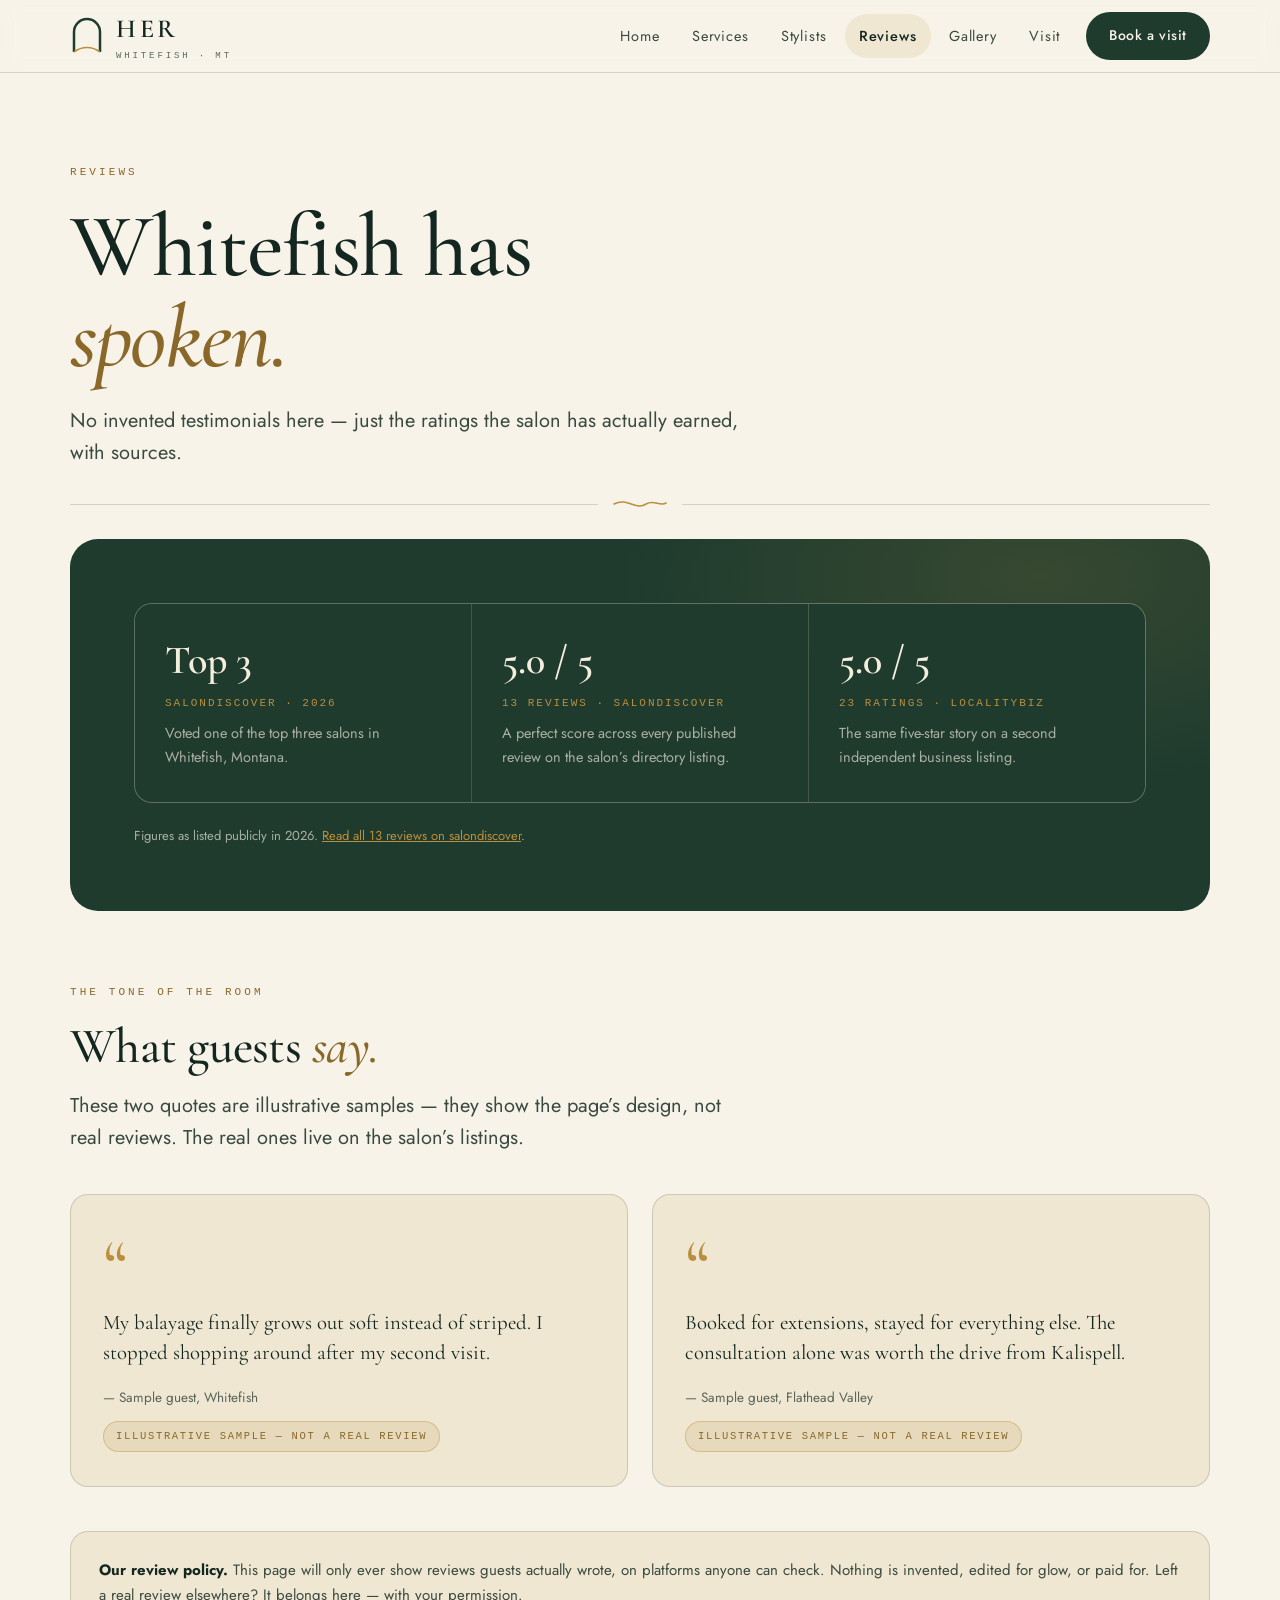
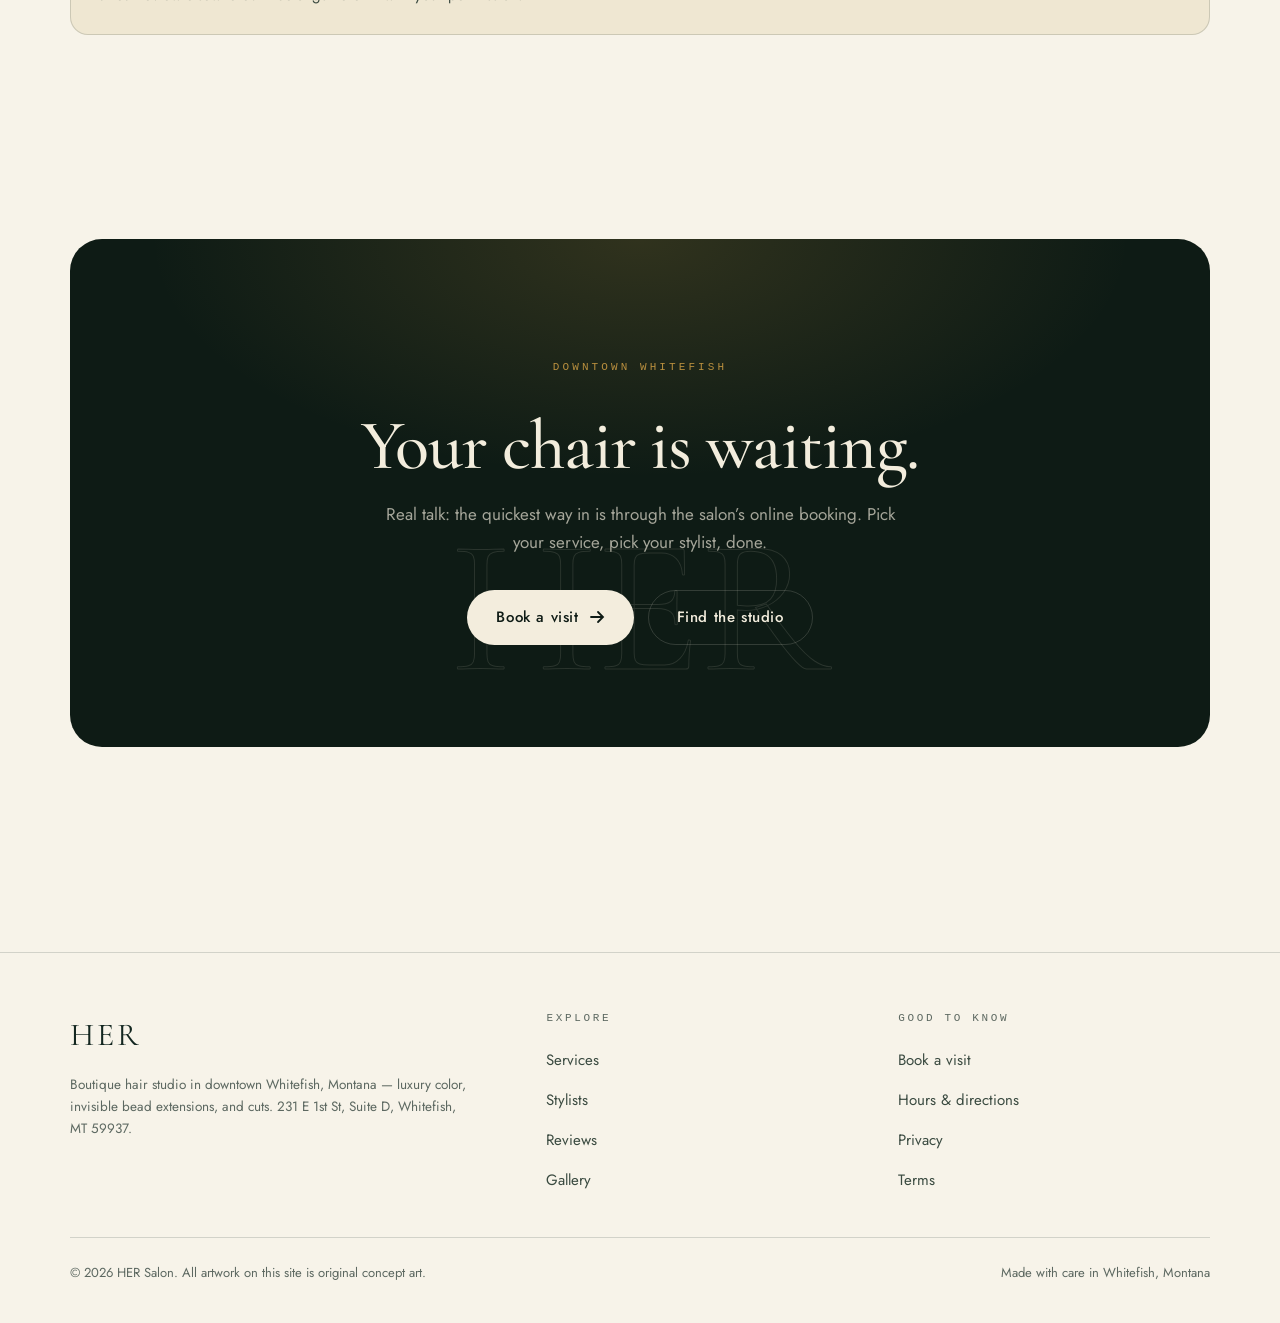
<file: reviews.html>
<!DOCTYPE html>
<html lang="en">
<head>
<meta charset="utf-8">
<meta name="viewport" content="width=device-width, initial-scale=1">
<title>Reviews — HER Salon, Whitefish MT</title>
<meta name="description" content="HER Salon's real ratings: Top 3 salons in Whitefish 2026, 5.0/5 on salondiscover and localitybiz.">
<meta property="og:title" content="Reviews — HER Salon, Whitefish MT">
<meta property="og:description" content="HER Salon's real ratings: Top 3 salons in Whitefish 2026, 5.0/5 on salondiscover and localitybiz.">
<meta property="og:type" content="website">
<link rel="preconnect" href="https://fonts.googleapis.com">
<link rel="preconnect" href="https://fonts.gstatic.com" crossorigin>
<link href="https://fonts.googleapis.com/css2?family=Cormorant+Garamond:ital,wght@0,400;0,500;0,600;1,400;1,500&family=Jost:wght@400;500;600&display=swap" rel="stylesheet">
<link rel="stylesheet" href="assets/style.css">
<link rel="icon" href="data:image/svg+xml,%3Csvg xmlns='http://www.w3.org/2000/svg' viewBox='0 0 34 40'%3E%3Cpath d='M4 36 L4 16 A13 13 0 0 1 30 16 L30 36' fill='none' stroke='%231E3B2E' stroke-width='3'/%3E%3C/svg%3E">
</head>
<body>
<a class="skip" href="#main">Skip to content</a>
<header class="site-head">
  <div class="wrap head-in">
    <a class="brand" href="index.html" aria-label="HER Salon home">
      <svg class="mark" viewBox="0 0 34 40" aria-hidden="true"><path d="M4 36 L4 16 A13 13 0 0 1 30 16 L30 36" fill="none" stroke="#1E3B2E" stroke-width="2.5"/><path d="M4 36 C12 30 22 30 30 36" fill="none" stroke="#B98F3E" stroke-width="1.6"/></svg>
      <span class="word">HER<small>WHITEFISH · MT</small></span>
    </a>
    <button class="menu-btn" aria-expanded="false" aria-controls="mainnav" aria-label="Open menu">
      <svg class="ic-open" viewBox="0 0 22 22" fill="none" stroke="currentColor" stroke-width="2" stroke-linecap="round"><path d="M3 6h16M3 11h16M3 16h16"/></svg>
      <svg class="ic-close" viewBox="0 0 22 22" fill="none" stroke="currentColor" stroke-width="2" stroke-linecap="round"><path d="M5 5l12 12M17 5L5 17"/></svg>
    </button>
    <nav class="nav" id="mainnav" aria-label="Main"><a class="nav-link" href="index.html">Home</a><a class="nav-link" href="services.html">Services</a><a class="nav-link" href="stylists.html">Stylists</a><a class="nav-link" href="reviews.html" aria-current="page">Reviews</a><a class="nav-link" href="gallery.html">Gallery</a><a class="nav-link" href="visit.html">Visit</a><a class="btn btn-primary" href="booking.html">Book a visit</a></nav>
  </div>
</header>
<main id="main">

<section class="hero" style="padding-bottom:0">
  <div class="wrap">
    <p class="eyebrow rv">Reviews</p>
    <h1 class="rv d1">Whitefish has<br><em>spoken.</em></h1>
    <p class="lede rv d2">No invented testimonials here &mdash; just the ratings the salon has actually earned, with sources.</p>
    <div class="strand-rule" aria-hidden="true">
<svg viewBox="0 0 56 18"><path d="M2 9 C16 2 24 16 34 9 C42 4 48 12 54 8"
fill="none" stroke="#B98F3E" stroke-width="1.6" stroke-linecap="round"/></svg></div>
  </div>
</section>

<section style="padding-top:0">
  <div class="wrap">
    <div class="proof rv">
      <div class="proof-grid" style="margin-top:0">
        <div class="proof-cell">
          <strong>Top 3</strong>
          <span class="src">salondiscover &middot; 2026</span>
          <p>Voted one of the top three salons in Whitefish, Montana.</p>
        </div>
        <div class="proof-cell">
          <strong>5.0 / 5</strong>
          <span class="src">13 reviews &middot; salondiscover</span>
          <p>A perfect score across every published review on the salon&rsquo;s directory listing.</p>
        </div>
        <div class="proof-cell">
          <strong>5.0 / 5</strong>
          <span class="src">23 ratings &middot; localitybiz</span>
          <p>The same five-star story on a second independent business listing.</p>
        </div>
      </div>
      <p class="fine">Figures as listed publicly in 2026. <a href="https://salondiscover.com/her-salon-whitefish-59937/" style="color:var(--gold)">Read all 13 reviews on salondiscover</a>.</p>
    </div>

    <p class="eyebrow rv" style="margin-top:72px">The tone of the room</p>
    <h2 class="rv d1">What guests <em>say.</em></h2>
    <p class="lede rv d2">These two quotes are illustrative samples &mdash; they show the page&rsquo;s design, not real reviews. The real ones live on the salon&rsquo;s listings.</p>
    <div class="quotes">
      <div class="quote rv">
        <p>My balayage finally grows out soft instead of striped. I stopped shopping around after my second visit.</p>
        <footer>&mdash; Sample guest, Whitefish</footer>
        <span class="badge">Illustrative sample &mdash; not a real review</span>
      </div>
      <div class="quote rv d1">
        <p>Booked for extensions, stayed for everything else. The consultation alone was worth the drive from Kalispell.</p>
        <footer>&mdash; Sample guest, Flathead Valley</footer>
        <span class="badge">Illustrative sample &mdash; not a real review</span>
      </div>
    </div>
    <div class="honesty-note rv" style="margin-top:44px">
      <p><strong>Our review policy.</strong> This page will only ever show reviews guests actually wrote, on platforms anyone can check. Nothing is invented, edited for glow, or paid for. Left a real review elsewhere? It belongs here &mdash; with your permission.</p>
    </div>
  </div>
</section>

<section>
  <div class="wrap">
    <div class="closing rv">
      <span class="ghost" aria-hidden="true">HER</span>
      <p class="eyebrow" style="color:var(--gold)">Downtown Whitefish</p>
      <h2>Your chair is waiting.</h2>
      <p>Real talk: the quickest way in is through the salon&rsquo;s online booking. Pick your service, pick your stylist, done.</p>
      <div class="btn-row">
        <a class="btn btn-light" href="booking.html">Book a visit
          <svg class="arr" viewBox="0 0 16 16" fill="none" stroke="currentColor" stroke-width="1.8" stroke-linecap="round"><path d="M2 8h11M9 3l5 5-5 5"/></svg></a>
        <a class="btn btn-ghost" style="color:var(--on-dark);border-color:var(--dark-line)" href="visit.html">Find the studio</a>
      </div>
    </div>
  </div>
</section>

</main>
<footer class="site-foot">
  <div class="wrap">
    <div class="foot-grid">
      <div>
        <div class="foot-brand">HER</div>
        <p class="muted small" style="margin-top:12px;max-width:30em;">Boutique hair studio in downtown Whitefish, Montana — luxury color, invisible bead extensions, and cuts. <span data-her="street"></span>, <span data-her="city"></span>.</p>
      </div>
      <div>
        <h4>Explore</h4>
        <ul>
          <li><a href="services.html">Services</a></li>
          <li><a href="stylists.html">Stylists</a></li>
          <li><a href="reviews.html">Reviews</a></li>
          <li><a href="gallery.html">Gallery</a></li>
        </ul>
      </div>
      <div>
        <h4>Good to know</h4>
        <ul>
          <li><a href="booking.html">Book a visit</a></li>
          <li><a href="visit.html">Hours &amp; directions</a></li>
          <li><a href="privacy.html">Privacy</a></li>
          <li><a href="terms.html">Terms</a></li>
        </ul>
      </div>
    </div>
    <div class="foot-fine">
      <span>&copy; <span data-her="year"></span> <span data-her="name"></span>. All artwork on this site is original concept art.</span>
      <span>Made with care in Whitefish, Montana</span>
    </div>
  </div>
</footer>
<script src="assets/site.js" defer></script>
</body>
</html>
</file>
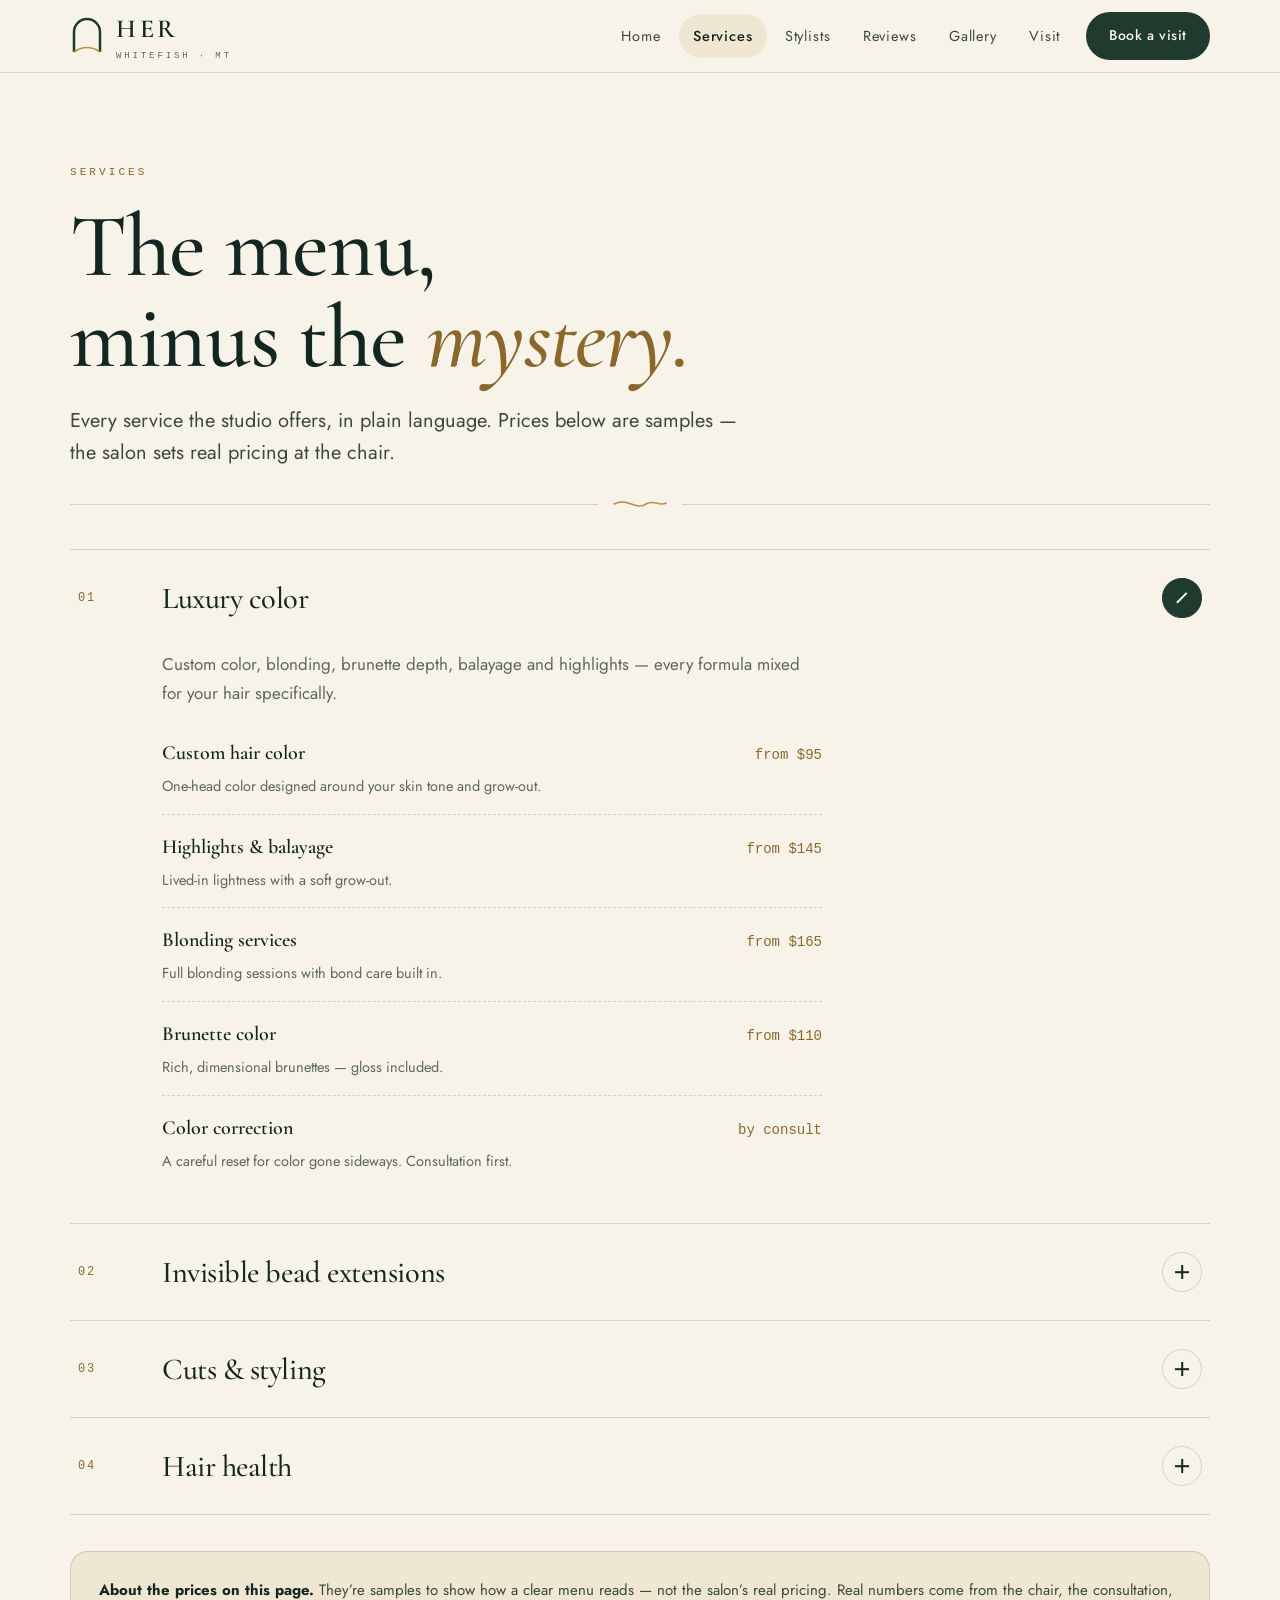
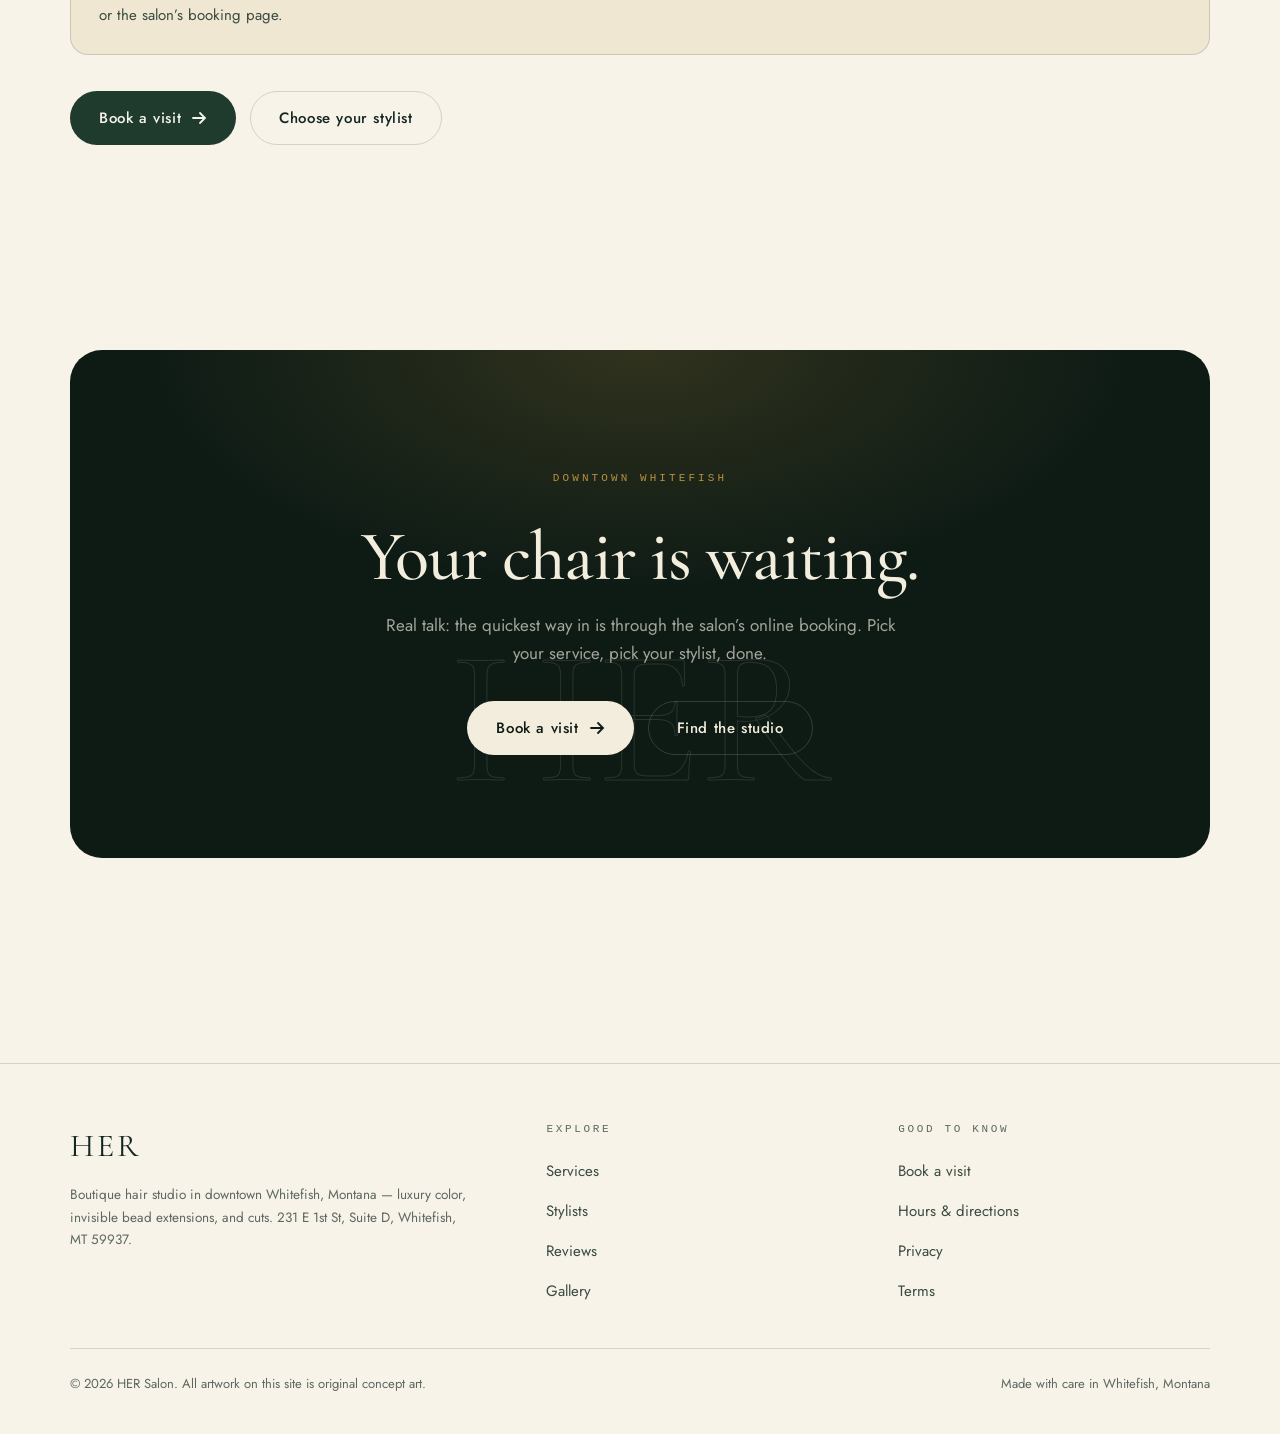
<file: services.html>
<!DOCTYPE html>
<html lang="en">
<head>
<meta charset="utf-8">
<meta name="viewport" content="width=device-width, initial-scale=1">
<title>Services — HER Salon, Whitefish MT</title>
<meta name="description" content="Luxury color, invisible bead extensions, precision cuts and hair health at HER Salon, Whitefish Montana.">
<meta property="og:title" content="Services — HER Salon, Whitefish MT">
<meta property="og:description" content="Luxury color, invisible bead extensions, precision cuts and hair health at HER Salon, Whitefish Montana.">
<meta property="og:type" content="website">
<link rel="preconnect" href="https://fonts.googleapis.com">
<link rel="preconnect" href="https://fonts.gstatic.com" crossorigin>
<link href="https://fonts.googleapis.com/css2?family=Cormorant+Garamond:ital,wght@0,400;0,500;0,600;1,400;1,500&family=Jost:wght@400;500;600&display=swap" rel="stylesheet">
<link rel="stylesheet" href="assets/style.css">
<link rel="icon" href="data:image/svg+xml,%3Csvg xmlns='http://www.w3.org/2000/svg' viewBox='0 0 34 40'%3E%3Cpath d='M4 36 L4 16 A13 13 0 0 1 30 16 L30 36' fill='none' stroke='%231E3B2E' stroke-width='3'/%3E%3C/svg%3E">
</head>
<body>
<a class="skip" href="#main">Skip to content</a>
<header class="site-head">
  <div class="wrap head-in">
    <a class="brand" href="index.html" aria-label="HER Salon home">
      <svg class="mark" viewBox="0 0 34 40" aria-hidden="true"><path d="M4 36 L4 16 A13 13 0 0 1 30 16 L30 36" fill="none" stroke="#1E3B2E" stroke-width="2.5"/><path d="M4 36 C12 30 22 30 30 36" fill="none" stroke="#B98F3E" stroke-width="1.6"/></svg>
      <span class="word">HER<small>WHITEFISH · MT</small></span>
    </a>
    <button class="menu-btn" aria-expanded="false" aria-controls="mainnav" aria-label="Open menu">
      <svg class="ic-open" viewBox="0 0 22 22" fill="none" stroke="currentColor" stroke-width="2" stroke-linecap="round"><path d="M3 6h16M3 11h16M3 16h16"/></svg>
      <svg class="ic-close" viewBox="0 0 22 22" fill="none" stroke="currentColor" stroke-width="2" stroke-linecap="round"><path d="M5 5l12 12M17 5L5 17"/></svg>
    </button>
    <nav class="nav" id="mainnav" aria-label="Main"><a class="nav-link" href="index.html">Home</a><a class="nav-link" href="services.html" aria-current="page">Services</a><a class="nav-link" href="stylists.html">Stylists</a><a class="nav-link" href="reviews.html">Reviews</a><a class="nav-link" href="gallery.html">Gallery</a><a class="nav-link" href="visit.html">Visit</a><a class="btn btn-primary" href="booking.html">Book a visit</a></nav>
  </div>
</header>
<main id="main">

<section class="hero" style="padding-bottom:0">
  <div class="wrap">
    <p class="eyebrow rv">Services</p>
    <h1 class="rv d1">The menu,<br>minus the <em>mystery.</em></h1>
    <p class="lede rv d2">Every service the studio offers, in plain language. Prices below are samples &mdash; the salon sets real pricing at the chair.</p>
    <div class="strand-rule" aria-hidden="true">
<svg viewBox="0 0 56 18"><path d="M2 9 C16 2 24 16 34 9 C42 4 48 12 54 8"
fill="none" stroke="#B98F3E" stroke-width="1.6" stroke-linecap="round"/></svg></div>
  </div>
</section>

<section style="padding-top:0">
  <div class="wrap">
    <div class="acc">
      <div class="acc-item" id="color">
        <button class="acc-btn" aria-expanded="false">
          <span class="n">01</span><h3>Luxury color</h3><span class="pm" aria-hidden="true"></span>
        </button>
        <div class="acc-panel"><div class="acc-inner">
          <p class="muted" style="margin-bottom:14px">Custom color, blonding, brunette depth, balayage and highlights &mdash; every formula mixed for your hair specifically.</p>
          <div class="svc-row"><div><h4>Custom hair color</h4><p>One-head color designed around your skin tone and grow-out.</p></div><span class="price">from $95</span></div><div class="svc-row"><div><h4>Highlights &amp; balayage</h4><p>Lived-in lightness with a soft grow-out.</p></div><span class="price">from $145</span></div><div class="svc-row"><div><h4>Blonding services</h4><p>Full blonding sessions with bond care built in.</p></div><span class="price">from $165</span></div><div class="svc-row"><div><h4>Brunette color</h4><p>Rich, dimensional brunettes &mdash; gloss included.</p></div><span class="price">from $110</span></div><div class="svc-row"><div><h4>Color correction</h4><p>A careful reset for color gone sideways. Consultation first.</p></div><span class="price">by consult</span></div>
        </div></div>
      </div>
      <div class="acc-item" id="extensions">
        <button class="acc-btn" aria-expanded="false">
          <span class="n">02</span><h3>Invisible bead extensions</h3><span class="pm" aria-hidden="true"></span>
        </button>
        <div class="acc-panel"><div class="acc-inner">
          <p class="muted" style="margin-bottom:14px">The studio&rsquo;s signature craft. Melissa Anderson is an IBE Master Technician &mdash; certified in the method.</p>
          <div class="svc-row"><div><h4>Invisible bead extensions</h4><p>Full IBE install for undetectable length and volume.</p></div><span class="price">by consult</span></div><div class="svc-row"><div><h4>Extension maintenance</h4><p>Move-ups, tightening and blend trims.</p></div><span class="price">from $85</span></div><div class="svc-row"><div><h4>Personalized style consultation</h4><p>We map the look before a single bead goes in.</p></div><span class="price">complimentary</span></div>
        </div></div>
      </div>
      <div class="acc-item" id="cuts">
        <button class="acc-btn" aria-expanded="false">
          <span class="n">03</span><h3>Cuts &amp; styling</h3><span class="pm" aria-hidden="true"></span>
        </button>
        <div class="acc-panel"><div class="acc-inner">
          <p class="muted" style="margin-bottom:14px">Precision cutting for the way you actually wear your hair &mdash; women&rsquo;s, men&rsquo;s, and special occasions.</p>
          <div class="svc-row"><div><h4>Haircut &amp; style</h4><p>Consult, precision cut, finished style.</p></div><span class="price">from $55</span></div><div class="svc-row"><div><h4>Men&rsquo;s cut</h4><p>From Whitefish&rsquo;s voted #1 barber.</p></div><span class="price">from $35</span></div><div class="svc-row"><div><h4>Special-occasion hair</h4><p>Weddings, events, photos &mdash; trials available.</p></div><span class="price">from $75</span></div><div class="svc-row"><div><h4>Blowout &amp; finish</h4><p>The polished exit.</p></div><span class="price">from $40</span></div>
        </div></div>
      </div>
      <div class="acc-item" id="health">
        <button class="acc-btn" aria-expanded="false">
          <span class="n">04</span><h3>Hair health</h3><span class="pm" aria-hidden="true"></span>
        </button>
        <div class="acc-panel"><div class="acc-inner">
          <p class="muted" style="margin-bottom:14px">Keep the investment. Consultations, smoothing treatments and the pro retail the studio actually uses.</p>
          <div class="svc-row"><div><h4>Hair health consultation</h4><p>An honest read on what your hair needs.</p></div><span class="price">complimentary</span></div><div class="svc-row"><div><h4>Brazilian Blowout</h4><p>Smoothing treatment for frizz-free months.</p></div><span class="price">from $180</span></div><div class="svc-row"><div><h4>Olaplex repair treatment</h4><p>Bond-building add-on or standalone ritual.</p></div><span class="price">from $45</span></div><div class="svc-row"><div><h4>Pro retail to take home</h4><p>Olaplex, Brazilian Blowout, Unite, Goldie Locks.</p></div><span class="price">in studio</span></div>
        </div></div>
      </div></div>
    <div class="honesty-note rv">
      <p><strong>About the prices on this page.</strong> They&rsquo;re samples to show how a clear menu reads &mdash; not the salon&rsquo;s real pricing. Real numbers come from the chair, the consultation, or the salon&rsquo;s booking page.</p>
    </div>
    <div class="rv" style="margin-top:36px;display:flex;gap:14px;flex-wrap:wrap;">
      <a class="btn btn-primary" href="booking.html">Book a visit
        <svg class="arr" viewBox="0 0 16 16" fill="none" stroke="currentColor" stroke-width="1.8" stroke-linecap="round"><path d="M2 8h11M9 3l5 5-5 5"/></svg></a>
      <a class="btn btn-ghost" href="stylists.html">Choose your stylist</a>
    </div>
  </div>
</section>

<section>
  <div class="wrap">
    <div class="closing rv">
      <span class="ghost" aria-hidden="true">HER</span>
      <p class="eyebrow" style="color:var(--gold)">Downtown Whitefish</p>
      <h2>Your chair is waiting.</h2>
      <p>Real talk: the quickest way in is through the salon&rsquo;s online booking. Pick your service, pick your stylist, done.</p>
      <div class="btn-row">
        <a class="btn btn-light" href="booking.html">Book a visit
          <svg class="arr" viewBox="0 0 16 16" fill="none" stroke="currentColor" stroke-width="1.8" stroke-linecap="round"><path d="M2 8h11M9 3l5 5-5 5"/></svg></a>
        <a class="btn btn-ghost" style="color:var(--on-dark);border-color:var(--dark-line)" href="visit.html">Find the studio</a>
      </div>
    </div>
  </div>
</section>

</main>
<footer class="site-foot">
  <div class="wrap">
    <div class="foot-grid">
      <div>
        <div class="foot-brand">HER</div>
        <p class="muted small" style="margin-top:12px;max-width:30em;">Boutique hair studio in downtown Whitefish, Montana — luxury color, invisible bead extensions, and cuts. <span data-her="street"></span>, <span data-her="city"></span>.</p>
      </div>
      <div>
        <h4>Explore</h4>
        <ul>
          <li><a href="services.html">Services</a></li>
          <li><a href="stylists.html">Stylists</a></li>
          <li><a href="reviews.html">Reviews</a></li>
          <li><a href="gallery.html">Gallery</a></li>
        </ul>
      </div>
      <div>
        <h4>Good to know</h4>
        <ul>
          <li><a href="booking.html">Book a visit</a></li>
          <li><a href="visit.html">Hours &amp; directions</a></li>
          <li><a href="privacy.html">Privacy</a></li>
          <li><a href="terms.html">Terms</a></li>
        </ul>
      </div>
    </div>
    <div class="foot-fine">
      <span>&copy; <span data-her="year"></span> <span data-her="name"></span>. All artwork on this site is original concept art.</span>
      <span>Made with care in Whitefish, Montana</span>
    </div>
  </div>
</footer>
<script src="assets/site.js" defer></script>
</body>
</html>
</file>
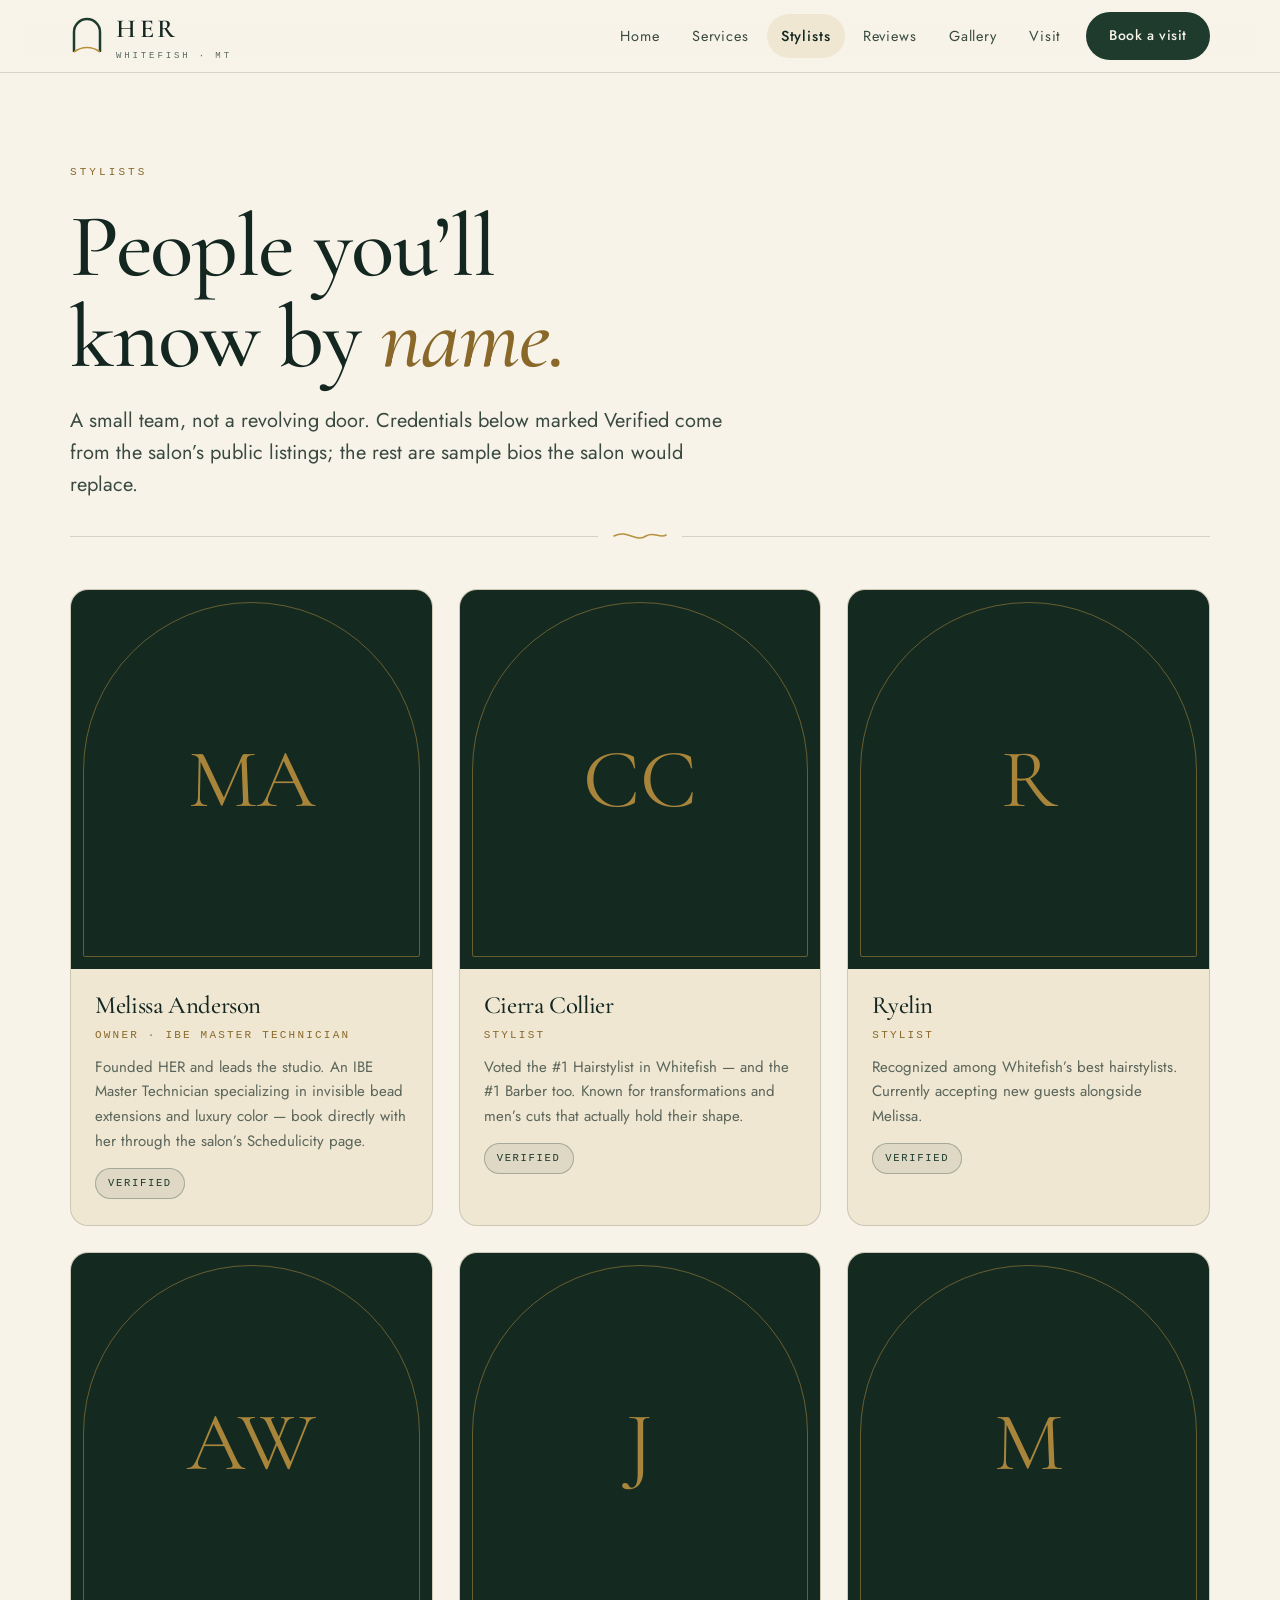
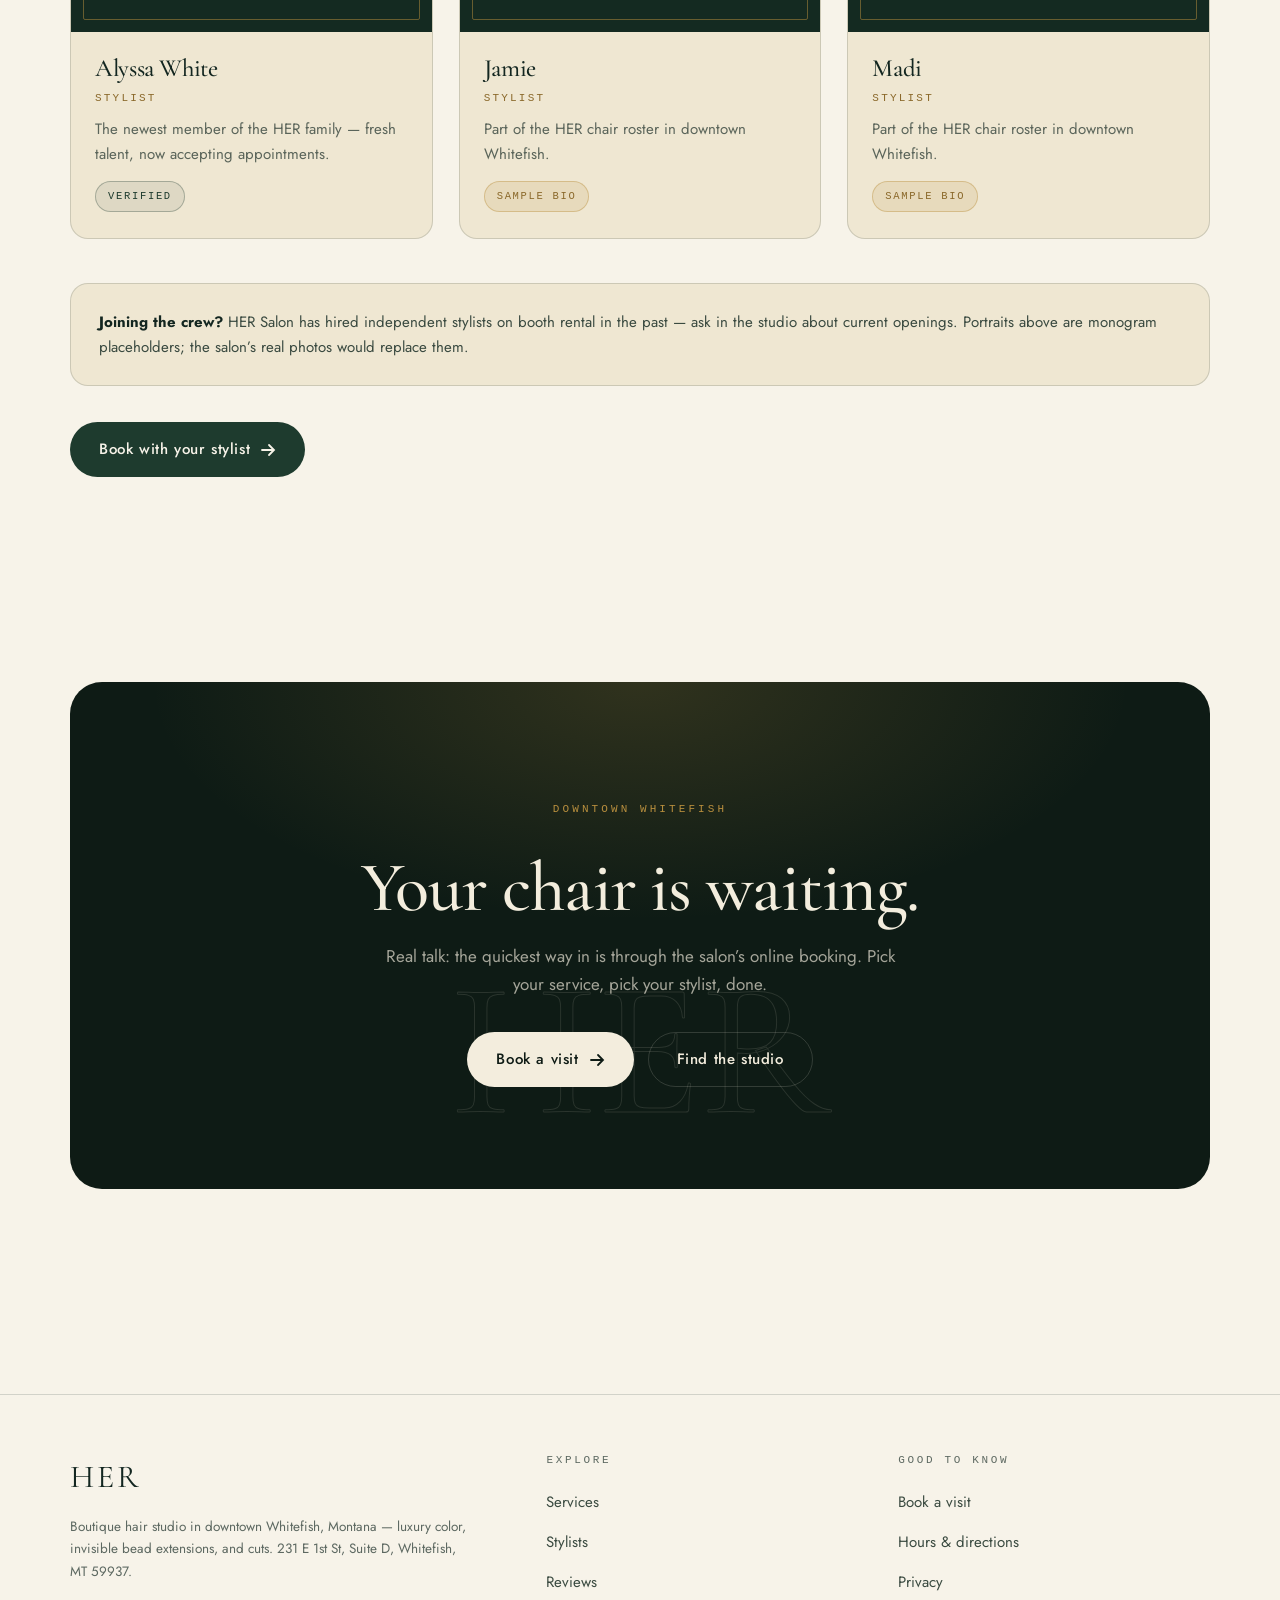
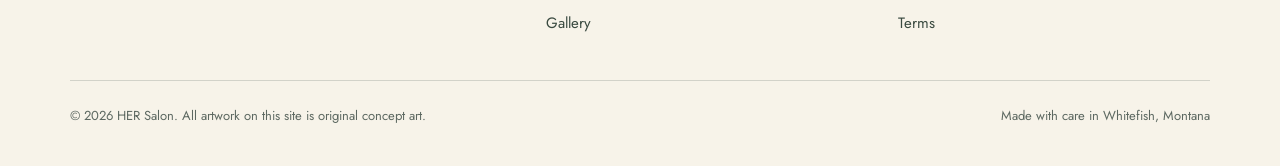
<file: stylists.html>
<!DOCTYPE html>
<html lang="en">
<head>
<meta charset="utf-8">
<meta name="viewport" content="width=device-width, initial-scale=1">
<title>Stylists — HER Salon, Whitefish MT</title>
<meta name="description" content="Meet the HER Salon team: Melissa Anderson (owner, IBE Master Technician), Cierra Collier (#1 hairstylist in Whitefish), and the crew.">
<meta property="og:title" content="Stylists — HER Salon, Whitefish MT">
<meta property="og:description" content="Meet the HER Salon team: Melissa Anderson (owner, IBE Master Technician), Cierra Collier (#1 hairstylist in Whitefish), and the crew.">
<meta property="og:type" content="website">
<link rel="preconnect" href="https://fonts.googleapis.com">
<link rel="preconnect" href="https://fonts.gstatic.com" crossorigin>
<link href="https://fonts.googleapis.com/css2?family=Cormorant+Garamond:ital,wght@0,400;0,500;0,600;1,400;1,500&family=Jost:wght@400;500;600&display=swap" rel="stylesheet">
<link rel="stylesheet" href="assets/style.css">
<link rel="icon" href="data:image/svg+xml,%3Csvg xmlns='http://www.w3.org/2000/svg' viewBox='0 0 34 40'%3E%3Cpath d='M4 36 L4 16 A13 13 0 0 1 30 16 L30 36' fill='none' stroke='%231E3B2E' stroke-width='3'/%3E%3C/svg%3E">
</head>
<body>
<a class="skip" href="#main">Skip to content</a>
<header class="site-head">
  <div class="wrap head-in">
    <a class="brand" href="index.html" aria-label="HER Salon home">
      <svg class="mark" viewBox="0 0 34 40" aria-hidden="true"><path d="M4 36 L4 16 A13 13 0 0 1 30 16 L30 36" fill="none" stroke="#1E3B2E" stroke-width="2.5"/><path d="M4 36 C12 30 22 30 30 36" fill="none" stroke="#B98F3E" stroke-width="1.6"/></svg>
      <span class="word">HER<small>WHITEFISH · MT</small></span>
    </a>
    <button class="menu-btn" aria-expanded="false" aria-controls="mainnav" aria-label="Open menu">
      <svg class="ic-open" viewBox="0 0 22 22" fill="none" stroke="currentColor" stroke-width="2" stroke-linecap="round"><path d="M3 6h16M3 11h16M3 16h16"/></svg>
      <svg class="ic-close" viewBox="0 0 22 22" fill="none" stroke="currentColor" stroke-width="2" stroke-linecap="round"><path d="M5 5l12 12M17 5L5 17"/></svg>
    </button>
    <nav class="nav" id="mainnav" aria-label="Main"><a class="nav-link" href="index.html">Home</a><a class="nav-link" href="services.html">Services</a><a class="nav-link" href="stylists.html" aria-current="page">Stylists</a><a class="nav-link" href="reviews.html">Reviews</a><a class="nav-link" href="gallery.html">Gallery</a><a class="nav-link" href="visit.html">Visit</a><a class="btn btn-primary" href="booking.html">Book a visit</a></nav>
  </div>
</header>
<main id="main">

<section class="hero" style="padding-bottom:0">
  <div class="wrap">
    <p class="eyebrow rv">Stylists</p>
    <h1 class="rv d1">People you&rsquo;ll<br>know by <em>name.</em></h1>
    <p class="lede rv d2">A small team, not a revolving door. Credentials below marked Verified come from the salon&rsquo;s public listings; the rest are sample bios the salon would replace.</p>
    <div class="strand-rule" aria-hidden="true">
<svg viewBox="0 0 56 18"><path d="M2 9 C16 2 24 16 34 9 C42 4 48 12 54 8"
fill="none" stroke="#B98F3E" stroke-width="1.6" stroke-linecap="round"/></svg></div>
  </div>
</section>

<section style="padding-top:0">
  <div class="wrap">
    <div class="team-grid">
      <article class="tcard rv">
        <div class="portrait"><span class="mono-init" aria-hidden="true">MA</span></div>
        <div class="body">
          <h3>Melissa Anderson</h3>
          <p class="role">Owner &middot; IBE Master Technician</p>
          <p>Founded HER and leads the studio. An IBE Master Technician specializing in invisible bead extensions and luxury color &mdash; book directly with her through the salon&rsquo;s Schedulicity page.</p>
          <p style="margin-top:14px"><span class="badge verified">Verified</span></p>
        </div>
      </article>
      <article class="tcard rv">
        <div class="portrait"><span class="mono-init" aria-hidden="true">CC</span></div>
        <div class="body">
          <h3>Cierra Collier</h3>
          <p class="role">Stylist</p>
          <p>Voted the #1 Hairstylist in Whitefish &mdash; and the #1 Barber too. Known for transformations and men&rsquo;s cuts that actually hold their shape.</p>
          <p style="margin-top:14px"><span class="badge verified">Verified</span></p>
        </div>
      </article>
      <article class="tcard rv">
        <div class="portrait"><span class="mono-init" aria-hidden="true">R</span></div>
        <div class="body">
          <h3>Ryelin</h3>
          <p class="role">Stylist</p>
          <p>Recognized among Whitefish&rsquo;s best hairstylists. Currently accepting new guests alongside Melissa.</p>
          <p style="margin-top:14px"><span class="badge verified">Verified</span></p>
        </div>
      </article>
      <article class="tcard rv">
        <div class="portrait"><span class="mono-init" aria-hidden="true">AW</span></div>
        <div class="body">
          <h3>Alyssa White</h3>
          <p class="role">Stylist</p>
          <p>The newest member of the HER family &mdash; fresh talent, now accepting appointments.</p>
          <p style="margin-top:14px"><span class="badge verified">Verified</span></p>
        </div>
      </article>
      <article class="tcard rv">
        <div class="portrait"><span class="mono-init" aria-hidden="true">J</span></div>
        <div class="body">
          <h3>Jamie</h3>
          <p class="role">Stylist</p>
          <p>Part of the HER chair roster in downtown Whitefish.</p>
          <p style="margin-top:14px"><span class="badge">Sample bio</span></p>
        </div>
      </article>
      <article class="tcard rv">
        <div class="portrait"><span class="mono-init" aria-hidden="true">M</span></div>
        <div class="body">
          <h3>Madi</h3>
          <p class="role">Stylist</p>
          <p>Part of the HER chair roster in downtown Whitefish.</p>
          <p style="margin-top:14px"><span class="badge">Sample bio</span></p>
        </div>
      </article></div>
    <div class="honesty-note rv" style="margin-top:44px">
      <p><strong>Joining the crew?</strong> HER Salon has hired independent stylists on booth rental in the past &mdash; ask in the studio about current openings. Portraits above are monogram placeholders; the salon&rsquo;s real photos would replace them.</p>
    </div>
    <div class="rv" style="margin-top:36px;">
      <a class="btn btn-primary" href="booking.html">Book with your stylist
        <svg class="arr" viewBox="0 0 16 16" fill="none" stroke="currentColor" stroke-width="1.8" stroke-linecap="round"><path d="M2 8h11M9 3l5 5-5 5"/></svg></a>
    </div>
  </div>
</section>

<section>
  <div class="wrap">
    <div class="closing rv">
      <span class="ghost" aria-hidden="true">HER</span>
      <p class="eyebrow" style="color:var(--gold)">Downtown Whitefish</p>
      <h2>Your chair is waiting.</h2>
      <p>Real talk: the quickest way in is through the salon&rsquo;s online booking. Pick your service, pick your stylist, done.</p>
      <div class="btn-row">
        <a class="btn btn-light" href="booking.html">Book a visit
          <svg class="arr" viewBox="0 0 16 16" fill="none" stroke="currentColor" stroke-width="1.8" stroke-linecap="round"><path d="M2 8h11M9 3l5 5-5 5"/></svg></a>
        <a class="btn btn-ghost" style="color:var(--on-dark);border-color:var(--dark-line)" href="visit.html">Find the studio</a>
      </div>
    </div>
  </div>
</section>

</main>
<footer class="site-foot">
  <div class="wrap">
    <div class="foot-grid">
      <div>
        <div class="foot-brand">HER</div>
        <p class="muted small" style="margin-top:12px;max-width:30em;">Boutique hair studio in downtown Whitefish, Montana — luxury color, invisible bead extensions, and cuts. <span data-her="street"></span>, <span data-her="city"></span>.</p>
      </div>
      <div>
        <h4>Explore</h4>
        <ul>
          <li><a href="services.html">Services</a></li>
          <li><a href="stylists.html">Stylists</a></li>
          <li><a href="reviews.html">Reviews</a></li>
          <li><a href="gallery.html">Gallery</a></li>
        </ul>
      </div>
      <div>
        <h4>Good to know</h4>
        <ul>
          <li><a href="booking.html">Book a visit</a></li>
          <li><a href="visit.html">Hours &amp; directions</a></li>
          <li><a href="privacy.html">Privacy</a></li>
          <li><a href="terms.html">Terms</a></li>
        </ul>
      </div>
    </div>
    <div class="foot-fine">
      <span>&copy; <span data-her="year"></span> <span data-her="name"></span>. All artwork on this site is original concept art.</span>
      <span>Made with care in Whitefish, Montana</span>
    </div>
  </div>
</footer>
<script src="assets/site.js" defer></script>
</body>
</html>
</file>
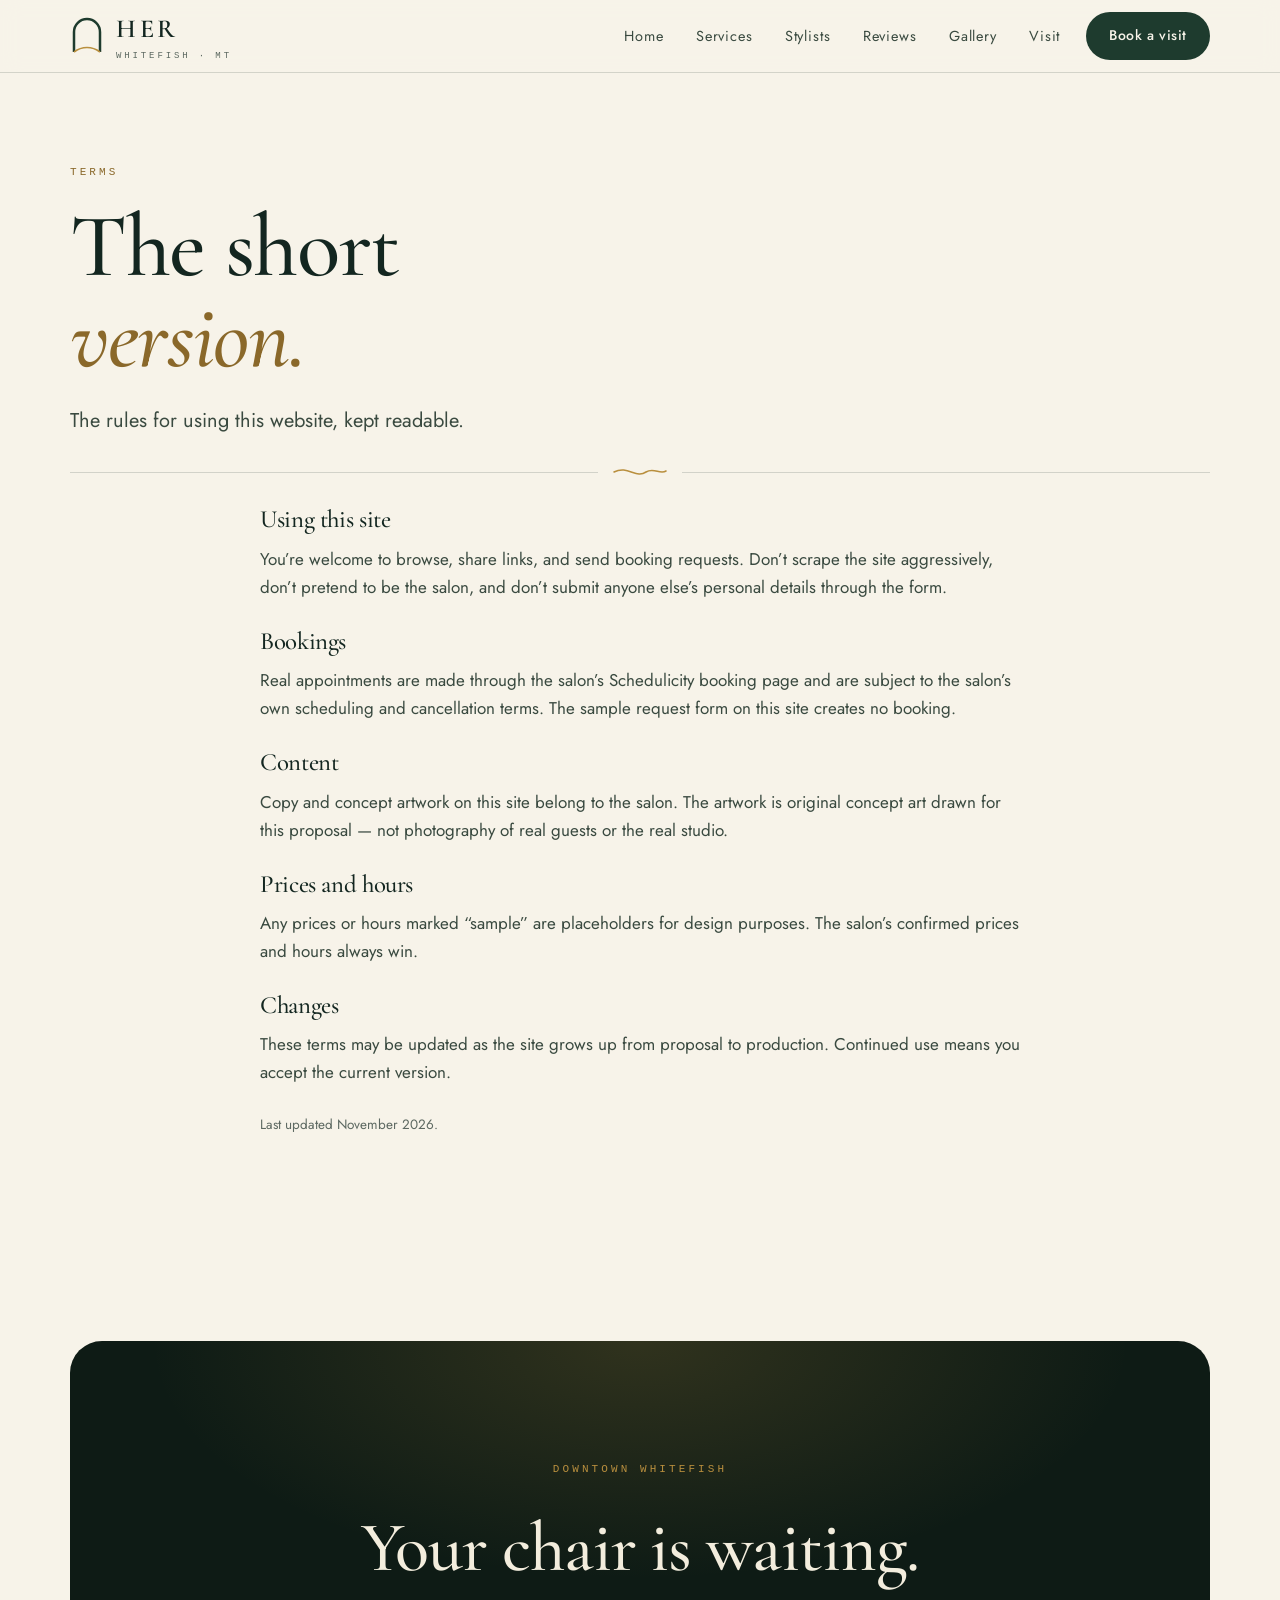
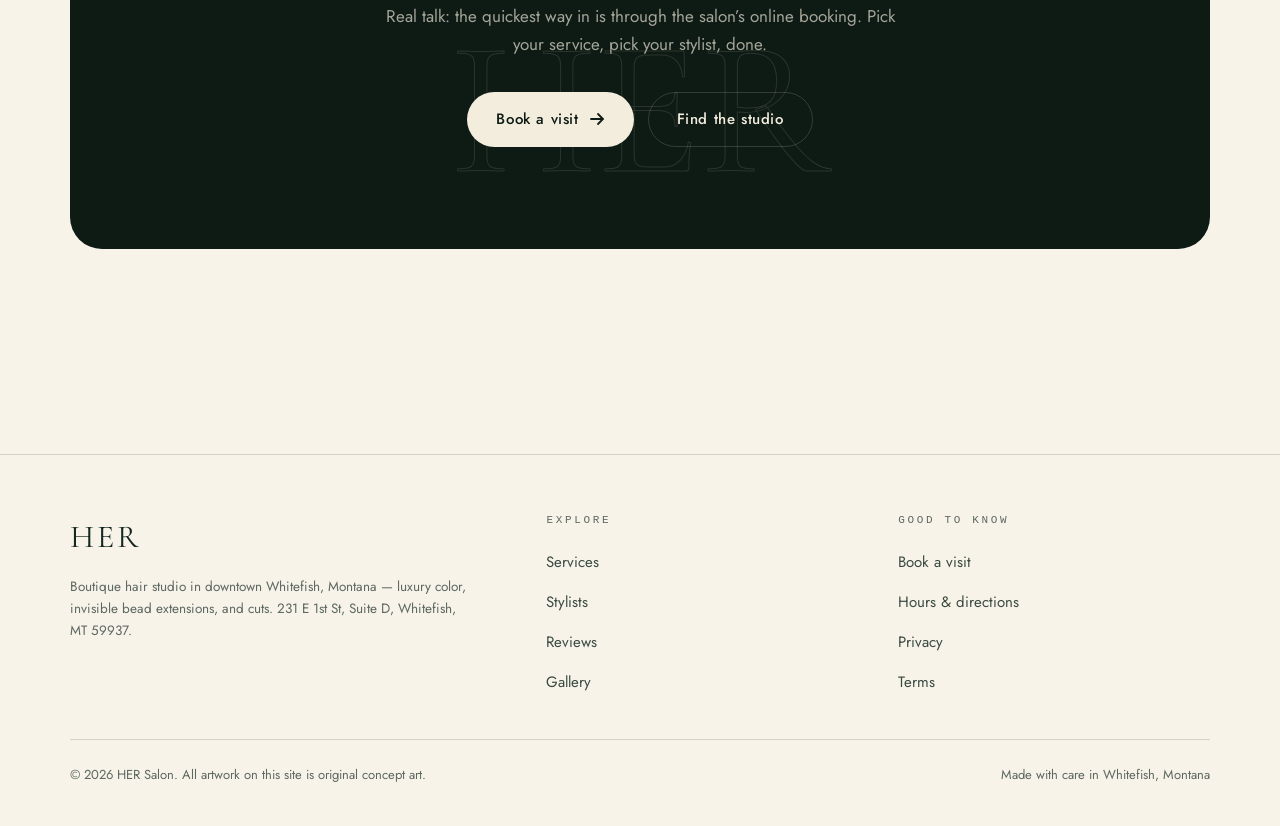
<file: terms.html>
<!DOCTYPE html>
<html lang="en">
<head>
<meta charset="utf-8">
<meta name="viewport" content="width=device-width, initial-scale=1">
<title>Terms — HER Salon</title>
<meta name="description" content="Terms of use for the HER Salon website.">
<meta property="og:title" content="Terms — HER Salon">
<meta property="og:description" content="Terms of use for the HER Salon website.">
<meta property="og:type" content="website">
<link rel="preconnect" href="https://fonts.googleapis.com">
<link rel="preconnect" href="https://fonts.gstatic.com" crossorigin>
<link href="https://fonts.googleapis.com/css2?family=Cormorant+Garamond:ital,wght@0,400;0,500;0,600;1,400;1,500&family=Jost:wght@400;500;600&display=swap" rel="stylesheet">
<link rel="stylesheet" href="assets/style.css">
<link rel="icon" href="data:image/svg+xml,%3Csvg xmlns='http://www.w3.org/2000/svg' viewBox='0 0 34 40'%3E%3Cpath d='M4 36 L4 16 A13 13 0 0 1 30 16 L30 36' fill='none' stroke='%231E3B2E' stroke-width='3'/%3E%3C/svg%3E">
</head>
<body>
<a class="skip" href="#main">Skip to content</a>
<header class="site-head">
  <div class="wrap head-in">
    <a class="brand" href="index.html" aria-label="HER Salon home">
      <svg class="mark" viewBox="0 0 34 40" aria-hidden="true"><path d="M4 36 L4 16 A13 13 0 0 1 30 16 L30 36" fill="none" stroke="#1E3B2E" stroke-width="2.5"/><path d="M4 36 C12 30 22 30 30 36" fill="none" stroke="#B98F3E" stroke-width="1.6"/></svg>
      <span class="word">HER<small>WHITEFISH · MT</small></span>
    </a>
    <button class="menu-btn" aria-expanded="false" aria-controls="mainnav" aria-label="Open menu">
      <svg class="ic-open" viewBox="0 0 22 22" fill="none" stroke="currentColor" stroke-width="2" stroke-linecap="round"><path d="M3 6h16M3 11h16M3 16h16"/></svg>
      <svg class="ic-close" viewBox="0 0 22 22" fill="none" stroke="currentColor" stroke-width="2" stroke-linecap="round"><path d="M5 5l12 12M17 5L5 17"/></svg>
    </button>
    <nav class="nav" id="mainnav" aria-label="Main"><a class="nav-link" href="index.html">Home</a><a class="nav-link" href="services.html">Services</a><a class="nav-link" href="stylists.html">Stylists</a><a class="nav-link" href="reviews.html">Reviews</a><a class="nav-link" href="gallery.html">Gallery</a><a class="nav-link" href="visit.html">Visit</a><a class="btn btn-primary" href="booking.html">Book a visit</a></nav>
  </div>
</header>
<main id="main">

<section class="hero" style="padding-bottom:0">
  <div class="wrap">
    <p class="eyebrow rv">Terms</p>
    <h1 class="rv d1">The short<br><em>version.</em></h1>
    <p class="lede rv d2">The rules for using this website, kept readable.</p>
    <div class="strand-rule" aria-hidden="true">
<svg viewBox="0 0 56 18"><path d="M2 9 C16 2 24 16 34 9 C42 4 48 12 54 8"
fill="none" stroke="#B98F3E" stroke-width="1.6" stroke-linecap="round"/></svg></div>
  </div>
</section>

<section style="padding-top:0">
  <div class="wrap" style="max-width:760px">
    <div class="rv">
      <h3>Using this site</h3>
      <p style="margin:12px 0 28px">You&rsquo;re welcome to browse, share links, and send booking requests. Don&rsquo;t scrape the site aggressively, don&rsquo;t pretend to be the salon, and don&rsquo;t submit anyone else&rsquo;s personal details through the form.</p>
      <h3>Bookings</h3>
      <p style="margin:12px 0 28px">Real appointments are made through the salon&rsquo;s Schedulicity booking page and are subject to the salon&rsquo;s own scheduling and cancellation terms. The sample request form on this site creates no booking.</p>
      <h3>Content</h3>
      <p style="margin:12px 0 28px">Copy and concept artwork on this site belong to the salon. The artwork is original concept art drawn for this proposal &mdash; not photography of real guests or the real studio.</p>
      <h3>Prices and hours</h3>
      <p style="margin:12px 0 28px">Any prices or hours marked &ldquo;sample&rdquo; are placeholders for design purposes. The salon&rsquo;s confirmed prices and hours always win.</p>
      <h3>Changes</h3>
      <p style="margin:12px 0 28px">These terms may be updated as the site grows up from proposal to production. Continued use means you accept the current version.</p>
      <p class="small muted">Last updated November 2026.</p>
    </div>
  </div>
</section>

<section>
  <div class="wrap">
    <div class="closing rv">
      <span class="ghost" aria-hidden="true">HER</span>
      <p class="eyebrow" style="color:var(--gold)">Downtown Whitefish</p>
      <h2>Your chair is waiting.</h2>
      <p>Real talk: the quickest way in is through the salon&rsquo;s online booking. Pick your service, pick your stylist, done.</p>
      <div class="btn-row">
        <a class="btn btn-light" href="booking.html">Book a visit
          <svg class="arr" viewBox="0 0 16 16" fill="none" stroke="currentColor" stroke-width="1.8" stroke-linecap="round"><path d="M2 8h11M9 3l5 5-5 5"/></svg></a>
        <a class="btn btn-ghost" style="color:var(--on-dark);border-color:var(--dark-line)" href="visit.html">Find the studio</a>
      </div>
    </div>
  </div>
</section>

</main>
<footer class="site-foot">
  <div class="wrap">
    <div class="foot-grid">
      <div>
        <div class="foot-brand">HER</div>
        <p class="muted small" style="margin-top:12px;max-width:30em;">Boutique hair studio in downtown Whitefish, Montana — luxury color, invisible bead extensions, and cuts. <span data-her="street"></span>, <span data-her="city"></span>.</p>
      </div>
      <div>
        <h4>Explore</h4>
        <ul>
          <li><a href="services.html">Services</a></li>
          <li><a href="stylists.html">Stylists</a></li>
          <li><a href="reviews.html">Reviews</a></li>
          <li><a href="gallery.html">Gallery</a></li>
        </ul>
      </div>
      <div>
        <h4>Good to know</h4>
        <ul>
          <li><a href="booking.html">Book a visit</a></li>
          <li><a href="visit.html">Hours &amp; directions</a></li>
          <li><a href="privacy.html">Privacy</a></li>
          <li><a href="terms.html">Terms</a></li>
        </ul>
      </div>
    </div>
    <div class="foot-fine">
      <span>&copy; <span data-her="year"></span> <span data-her="name"></span>. All artwork on this site is original concept art.</span>
      <span>Made with care in Whitefish, Montana</span>
    </div>
  </div>
</footer>
<script src="assets/site.js" defer></script>
</body>
</html>
</file>
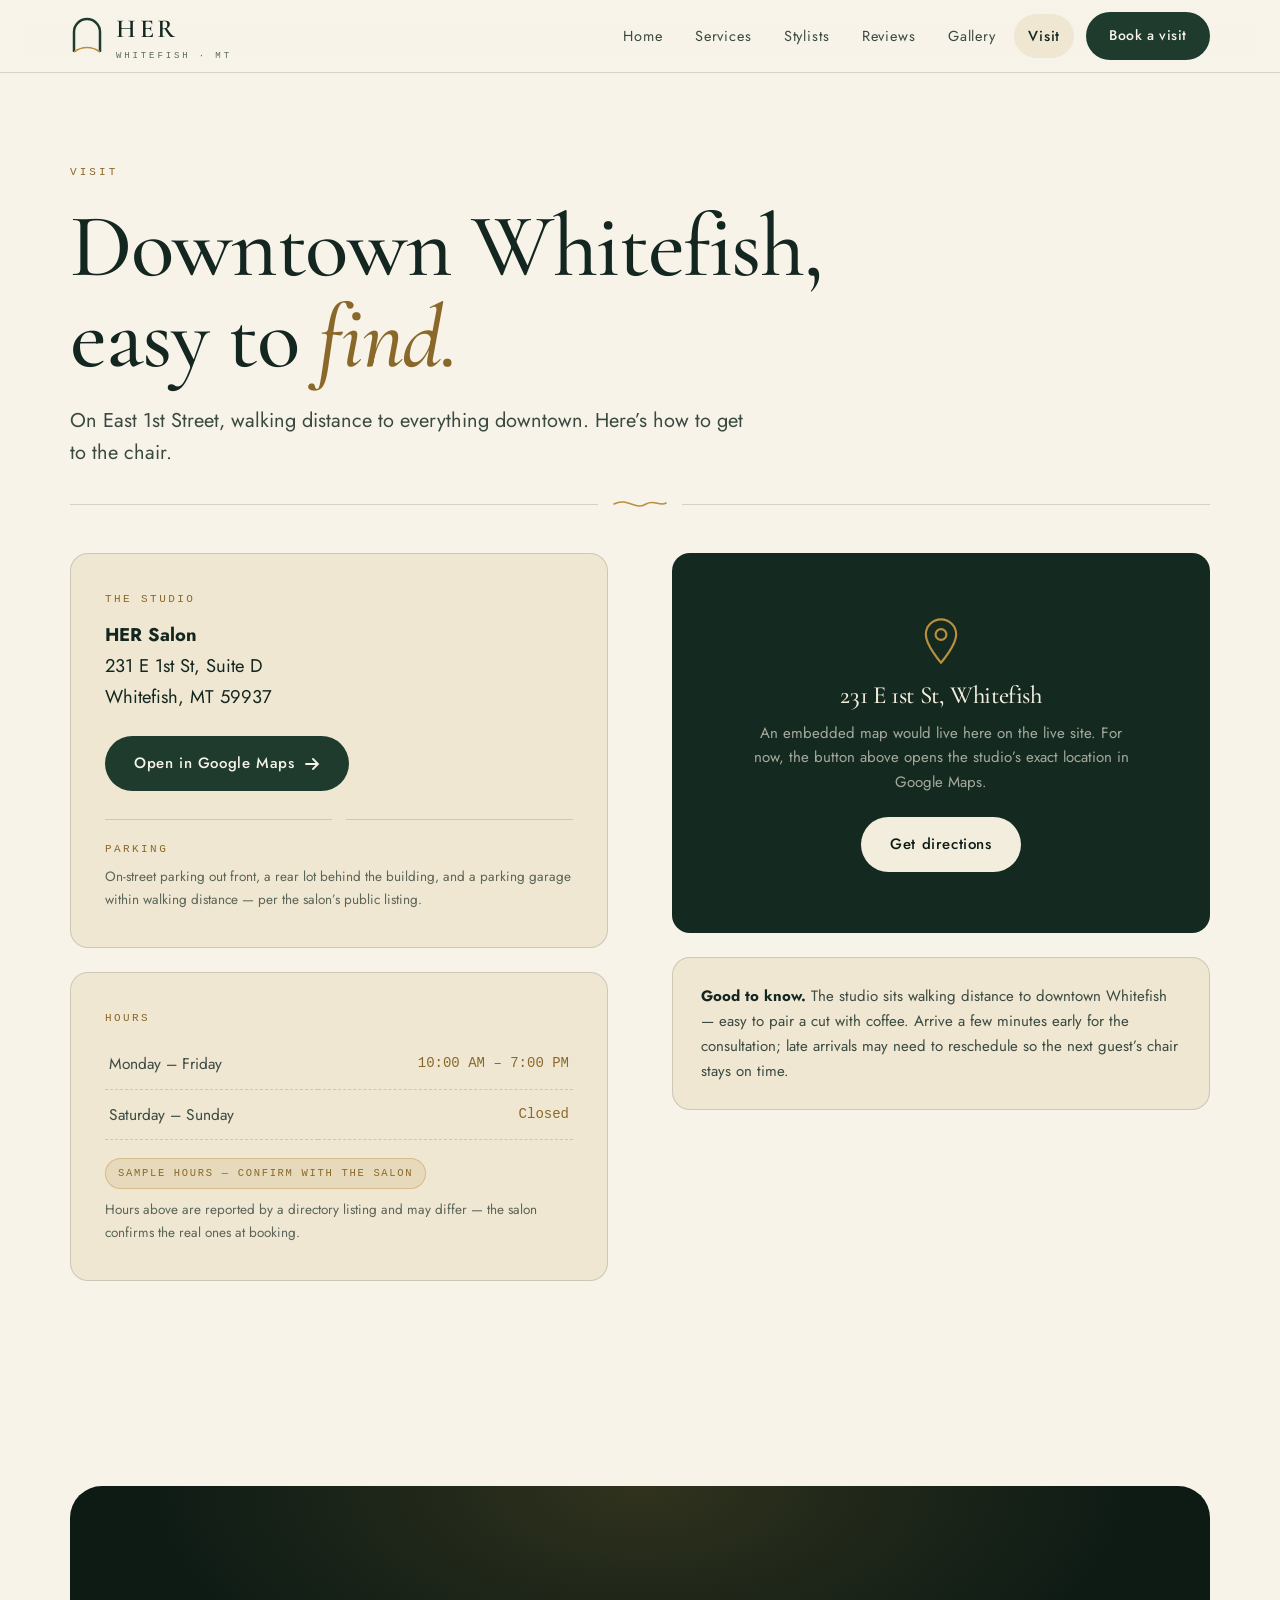
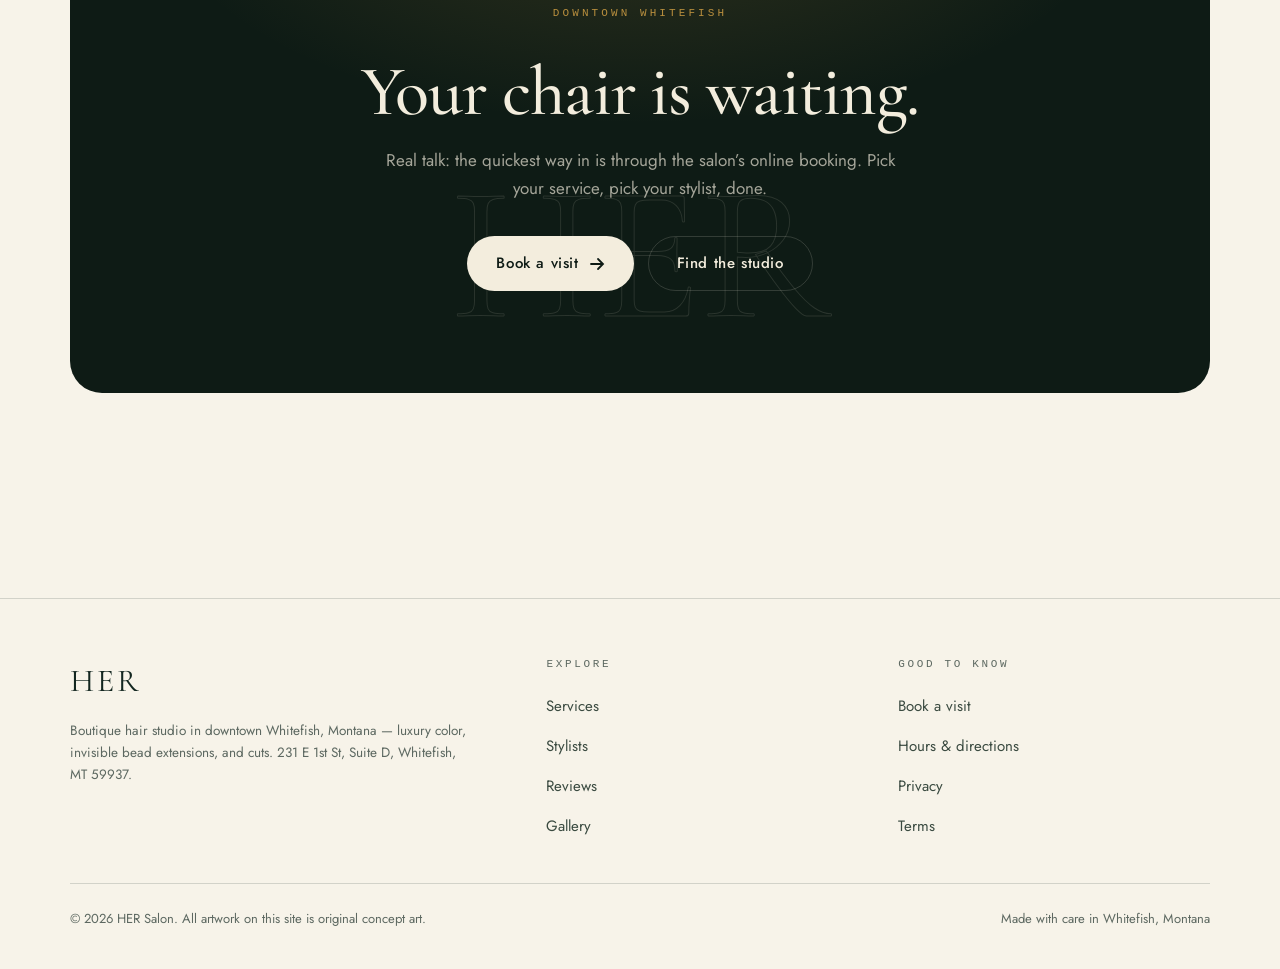
<file: visit.html>
<!DOCTYPE html>
<html lang="en">
<head>
<meta charset="utf-8">
<meta name="viewport" content="width=device-width, initial-scale=1">
<title>Visit — HER Salon, Whitefish MT</title>
<meta name="description" content="Find HER Salon: 231 E 1st St Suite D, Whitefish MT 59937. Hours, parking, directions.">
<meta property="og:title" content="Visit — HER Salon, Whitefish MT">
<meta property="og:description" content="Find HER Salon: 231 E 1st St Suite D, Whitefish MT 59937. Hours, parking, directions.">
<meta property="og:type" content="website">
<link rel="preconnect" href="https://fonts.googleapis.com">
<link rel="preconnect" href="https://fonts.gstatic.com" crossorigin>
<link href="https://fonts.googleapis.com/css2?family=Cormorant+Garamond:ital,wght@0,400;0,500;0,600;1,400;1,500&family=Jost:wght@400;500;600&display=swap" rel="stylesheet">
<link rel="stylesheet" href="assets/style.css">
<link rel="icon" href="data:image/svg+xml,%3Csvg xmlns='http://www.w3.org/2000/svg' viewBox='0 0 34 40'%3E%3Cpath d='M4 36 L4 16 A13 13 0 0 1 30 16 L30 36' fill='none' stroke='%231E3B2E' stroke-width='3'/%3E%3C/svg%3E">
</head>
<body>
<a class="skip" href="#main">Skip to content</a>
<header class="site-head">
  <div class="wrap head-in">
    <a class="brand" href="index.html" aria-label="HER Salon home">
      <svg class="mark" viewBox="0 0 34 40" aria-hidden="true"><path d="M4 36 L4 16 A13 13 0 0 1 30 16 L30 36" fill="none" stroke="#1E3B2E" stroke-width="2.5"/><path d="M4 36 C12 30 22 30 30 36" fill="none" stroke="#B98F3E" stroke-width="1.6"/></svg>
      <span class="word">HER<small>WHITEFISH · MT</small></span>
    </a>
    <button class="menu-btn" aria-expanded="false" aria-controls="mainnav" aria-label="Open menu">
      <svg class="ic-open" viewBox="0 0 22 22" fill="none" stroke="currentColor" stroke-width="2" stroke-linecap="round"><path d="M3 6h16M3 11h16M3 16h16"/></svg>
      <svg class="ic-close" viewBox="0 0 22 22" fill="none" stroke="currentColor" stroke-width="2" stroke-linecap="round"><path d="M5 5l12 12M17 5L5 17"/></svg>
    </button>
    <nav class="nav" id="mainnav" aria-label="Main"><a class="nav-link" href="index.html">Home</a><a class="nav-link" href="services.html">Services</a><a class="nav-link" href="stylists.html">Stylists</a><a class="nav-link" href="reviews.html">Reviews</a><a class="nav-link" href="gallery.html">Gallery</a><a class="nav-link" href="visit.html" aria-current="page">Visit</a><a class="btn btn-primary" href="booking.html">Book a visit</a></nav>
  </div>
</header>
<main id="main">

<section class="hero" style="padding-bottom:0">
  <div class="wrap">
    <p class="eyebrow rv">Visit</p>
    <h1 class="rv d1">Downtown Whitefish,<br>easy to <em>find.</em></h1>
    <p class="lede rv d2">On East 1st Street, walking distance to everything downtown. Here&rsquo;s how to get to the chair.</p>
    <div class="strand-rule" aria-hidden="true">
<svg viewBox="0 0 56 18"><path d="M2 9 C16 2 24 16 34 9 C42 4 48 12 54 8"
fill="none" stroke="#B98F3E" stroke-width="1.6" stroke-linecap="round"/></svg></div>
  </div>
</section>

<section style="padding-top:0">
  <div class="wrap visit-grid">
    <div class="rv">
      <div class="addr-card">
        <p class="mono-tag">The studio</p>
        <address style="margin-top:10px">
          <strong data-her="name"></strong><br>
          <span data-her="street"></span><br>
          <span data-her="city"></span>
        </address>
        <div style="margin-top:24px;display:flex;gap:12px;flex-wrap:wrap;">
          <a class="btn btn-primary" data-her="maps" href="#" target="_blank" rel="noopener">Open in Google Maps
            <svg class="arr" viewBox="0 0 16 16" fill="none" stroke="currentColor" stroke-width="1.8" stroke-linecap="round"><path d="M2 8h11M9 3l5 5-5 5"/></svg></a>
        </div>
        <div class="strand-rule" style="margin:28px 0 20px" aria-hidden="true"></div>
        <p class="mono-tag">Parking</p>
        <p class="small muted" style="margin-top:8px">On-street parking out front, a rear lot behind the building, and a parking garage within walking distance &mdash; per the salon&rsquo;s public listing.</p>
      </div>
      <div class="addr-card" style="margin-top:24px">
        <p class="mono-tag">Hours</p>
        <table class="hours-table" style="margin-top:12px">
          <tr><td>Monday &ndash; Friday</td><td>10:00 AM &ndash; 7:00 PM</td></tr>
          <tr><td>Saturday &ndash; Sunday</td><td>Closed</td></tr>
        </table>
        <p style="margin-top:16px"><span class="badge">Sample hours &mdash; confirm with the salon</span></p>
        <p class="small muted" style="margin-top:10px">Hours above are reported by a directory listing and may differ &mdash; the salon confirms the real ones at booking.</p>
      </div>
    </div>
    <div class="rv d1">
      <div class="map-frame">
        <div>
          <svg viewBox="0 0 48 48" width="52" height="52" fill="none" stroke="#B98F3E" stroke-width="2" style="margin:0 auto" aria-hidden="true"><path d="M24 44 C24 44 10 28 10 18 A14 14 0 0 1 38 18 C38 28 24 44 24 44Z"/><circle cx="24" cy="18" r="5"/></svg>
          <h3 style="color:var(--on-dark);margin-top:16px">231 E 1st St, Whitefish</h3>
          <p>An embedded map would live here on the live site. For now, the button above opens the studio&rsquo;s exact location in Google Maps.</p>
          <a class="btn btn-light" data-her="maps" href="#" target="_blank" rel="noopener">Get directions</a>
        </div>
      </div>
      <div class="honesty-note" style="margin-top:24px">
        <p><strong>Good to know.</strong> The studio sits walking distance to downtown Whitefish &mdash; easy to pair a cut with coffee. Arrive a few minutes early for the consultation; late arrivals may need to reschedule so the next guest&rsquo;s chair stays on time.</p>
      </div>
    </div>
  </div>
</section>

<section>
  <div class="wrap">
    <div class="closing rv">
      <span class="ghost" aria-hidden="true">HER</span>
      <p class="eyebrow" style="color:var(--gold)">Downtown Whitefish</p>
      <h2>Your chair is waiting.</h2>
      <p>Real talk: the quickest way in is through the salon&rsquo;s online booking. Pick your service, pick your stylist, done.</p>
      <div class="btn-row">
        <a class="btn btn-light" href="booking.html">Book a visit
          <svg class="arr" viewBox="0 0 16 16" fill="none" stroke="currentColor" stroke-width="1.8" stroke-linecap="round"><path d="M2 8h11M9 3l5 5-5 5"/></svg></a>
        <a class="btn btn-ghost" style="color:var(--on-dark);border-color:var(--dark-line)" href="visit.html">Find the studio</a>
      </div>
    </div>
  </div>
</section>

</main>
<footer class="site-foot">
  <div class="wrap">
    <div class="foot-grid">
      <div>
        <div class="foot-brand">HER</div>
        <p class="muted small" style="margin-top:12px;max-width:30em;">Boutique hair studio in downtown Whitefish, Montana — luxury color, invisible bead extensions, and cuts. <span data-her="street"></span>, <span data-her="city"></span>.</p>
      </div>
      <div>
        <h4>Explore</h4>
        <ul>
          <li><a href="services.html">Services</a></li>
          <li><a href="stylists.html">Stylists</a></li>
          <li><a href="reviews.html">Reviews</a></li>
          <li><a href="gallery.html">Gallery</a></li>
        </ul>
      </div>
      <div>
        <h4>Good to know</h4>
        <ul>
          <li><a href="booking.html">Book a visit</a></li>
          <li><a href="visit.html">Hours &amp; directions</a></li>
          <li><a href="privacy.html">Privacy</a></li>
          <li><a href="terms.html">Terms</a></li>
        </ul>
      </div>
    </div>
    <div class="foot-fine">
      <span>&copy; <span data-her="year"></span> <span data-her="name"></span>. All artwork on this site is original concept art.</span>
      <span>Made with care in Whitefish, Montana</span>
    </div>
  </div>
</footer>
<script src="assets/site.js" defer></script>
</body>
</html>
</file>
<file: assets/style.css>
/* HER Salon — Whitefish, MT · proposal site
   Design system "Pine. Gold. Editorial."
   Tokens: 1 canvas + 1 ink + 1 CTA voltage (pine) + gold quarantined to media/decoration. */
html{background:#F7F3E9;}
:root{
  --canvas:#F7F3E9;
  --surface:#EFE7D2;
  --surface-2:#E6D9BC;
  --ink:#132620;
  --body:#3A4A40;
  --muted:rgba(19,38,32,.68);
  --line:rgba(19,38,32,.16);
  --pine:#1E3B2E;
  --pine-deep:#142A21;
  --on-pine:#F7F3E9;
  --gold:#B98F3E;
  --gold-deep:#8A682A;
  --gold-wash:rgba(185,143,62,.14);
  --dark:#0E1B15;
  --on-dark:#F3EDDD;
  --dark-muted:rgba(243,237,221,.66);
  --dark-line:rgba(243,237,221,.16);
  --serif:"Cormorant Garamond",Georgia,"Times New Roman",serif;
  --sans:"Jost","Avenir Next","Segoe UI",sans-serif;
  --mono:ui-monospace,"SF Mono",Menlo,Consolas,monospace;
  --r:18px;
  --ease:cubic-bezier(.16,1,.3,1);
  --snap:cubic-bezier(.4,0,.2,1);
}
*{box-sizing:border-box;margin:0;padding:0;}
html{scroll-behavior:smooth;}
body{
  background:var(--canvas);color:var(--body);
  font-family:var(--sans);font-size:17px;line-height:1.65;
  -webkit-font-smoothing:antialiased;overflow-x:hidden;
}
::selection{background:var(--pine);color:var(--on-pine);}
img,svg{max-width:100%;display:block;}
a{color:inherit;}
.wrap{width:min(1140px,100% - 48px);margin-inline:auto;}
section{padding:clamp(56px,8vw,120px) 0;}

/* skip link */
.skip{position:absolute;left:-999px;top:0;background:var(--pine);color:var(--on-pine);
  padding:12px 20px;z-index:200;border-radius:0 0 12px 0;font-weight:500;}
.skip:focus{left:0;}

/* ---------- header ---------- */
.site-head{position:sticky;top:0;z-index:100;background:rgba(247,243,233,.92);
  backdrop-filter:blur(10px);-webkit-backdrop-filter:blur(10px);
  border-bottom:1px solid var(--line);}
.head-in{display:flex;align-items:center;justify-content:space-between;
  height:72px;gap:16px;}
.brand{display:flex;align-items:center;gap:12px;text-decoration:none;}
.brand .mark{width:34px;height:40px;flex:none;}
.brand .word{font-family:var(--serif);font-size:26px;letter-spacing:.14em;
  color:var(--ink);font-weight:600;}
.brand .word small{display:block;font-family:var(--mono);font-size:9px;
  letter-spacing:.32em;color:var(--muted);font-weight:400;margin-top:-2px;}
.nav{display:flex;align-items:center;gap:4px;}
.nav a.nav-link{font-size:14.5px;letter-spacing:.06em;text-decoration:none;
  color:var(--body);padding:10px 14px;border-radius:999px;min-height:44px;
  display:inline-flex;align-items:center;}
.nav a.nav-link:hover{background:var(--surface);}
.nav a.nav-link[aria-current="page"]{color:var(--ink);font-weight:500;
  background:var(--surface);}
.btn{display:inline-flex;align-items:center;justify-content:center;gap:10px;
  font-family:var(--sans);font-size:15px;font-weight:500;letter-spacing:.04em;
  text-decoration:none;border-radius:999px;padding:14px 28px;min-height:52px;
  border:1px solid transparent;cursor:pointer;transition:transform .25s var(--ease),
  background .25s var(--snap),box-shadow .25s var(--snap);}
.btn-primary{background:var(--pine);color:var(--on-pine);}
.btn-primary:hover{background:var(--pine-deep);transform:translateY(-2px);}
.btn-primary:active{transform:scale(.97);}
.btn-ghost{border-color:var(--line);color:var(--ink);background:transparent;}
.btn-ghost:hover{border-color:var(--ink);transform:translateY(-2px);}
.btn-light{background:var(--on-dark);color:var(--dark);}
.btn-light:hover{transform:translateY(-2px);}
.btn .arr{width:16px;height:16px;}
.nav .btn{padding:11px 22px;min-height:44px;font-size:14px;margin-left:8px;}
.menu-btn{display:none;background:none;border:1px solid var(--line);border-radius:12px;
  width:48px;height:48px;cursor:pointer;align-items:center;justify-content:center;}
.menu-btn svg{width:22px;height:22px;stroke:var(--ink);}
.menu-btn .ic-close{display:none;}
.menu-btn[aria-expanded="true"] .ic-close{display:block;}
.menu-btn[aria-expanded="true"] .ic-open{display:none;}

/* ---------- type ---------- */
.eyebrow{font-family:var(--mono);font-size:11px;letter-spacing:.28em;
  text-transform:uppercase;color:var(--gold-deep);margin-bottom:20px;}
h1,h2,h3{font-family:var(--serif);color:var(--ink);font-weight:500;
  line-height:1.02;letter-spacing:-.015em;text-wrap:balance;}
h1{font-size:clamp(2.9rem,7.2vw,5.6rem);margin-bottom:22px;}
h1 em,h2 em{font-style:italic;color:var(--gold-deep);}
h2{font-size:clamp(2rem,4.4vw,3.1rem);margin-bottom:18px;}
h3{font-size:1.55rem;margin-bottom:10px;}
.lede{font-size:clamp(1.05rem,1.6vw,1.25rem);line-height:1.6;color:var(--body);
  max-width:34em;}
.muted{color:var(--muted);}
.small{font-size:13.5px;}
.mono-tag{font-family:var(--mono);font-size:11px;letter-spacing:.22em;
  text-transform:uppercase;color:var(--gold-deep);}

/* ---------- signature: arch mirror ---------- */
.arch{position:relative;border-radius:999px 999px var(--r) var(--r);
  overflow:hidden;background:var(--pine-deep);
  border:1px solid rgba(185,143,62,.55);
  box-shadow:inset 0 0 0 10px var(--dark),inset 0 0 0 11px rgba(185,143,62,.4);}
.arch svg{width:100%;height:100%;}
.arch .arch-cap{position:absolute;left:0;right:0;bottom:0;padding:14px 18px;
  background:linear-gradient(transparent,rgba(14,27,21,.85));color:var(--on-dark);
  font-size:13px;letter-spacing:.04em;}
.strand-draw path.draw{stroke-dasharray:1200;stroke-dashoffset:1200;
  animation:draw 2.6s var(--ease) .5s forwards;}
@keyframes draw{to{stroke-dashoffset:0;}}
.strand-rule{display:flex;align-items:center;gap:14px;margin:26px 0;}
.strand-rule::before,.strand-rule::after{content:"";height:1px;background:var(--line);flex:1;}
.strand-rule svg{width:56px;height:18px;flex:none;}

/* ---------- hero ---------- */
.hero{padding:clamp(48px,7vw,110px) 0 clamp(56px,7vw,110px);position:relative;}
.hero-grid{display:grid;grid-template-columns:1.05fr .95fr;gap:clamp(32px,5vw,72px);
  align-items:center;}
.hero-copy .btn-row{display:flex;gap:14px;flex-wrap:wrap;margin-top:32px;}
.hero-art{position:relative;}
.hero-art .arch{aspect-ratio:4/5;max-width:460px;margin-left:auto;}
.hero-note{margin-top:18px;font-size:13px;color:var(--muted);max-width:460px;margin-left:auto;}
.ghost-word{position:absolute;top:6%;left:-2%;font-family:var(--serif);
  font-size:clamp(6rem,18vw,15rem);line-height:1;color:transparent;
  -webkit-text-stroke:1px rgba(19,38,32,.14);pointer-events:none;user-select:none;
  letter-spacing:.02em;z-index:-1;}
.hero-facts{display:grid;grid-template-columns:repeat(3,1fr);gap:26px;margin-top:36px;
  border-top:1px solid var(--line);padding-top:20px;}
.hero-facts div{padding-right:26px;border-right:1px solid var(--line);}
.hero-facts div:last-child{border-right:0;}
.hero-facts strong{display:block;font-family:var(--serif);font-size:1.9rem;
  color:var(--ink);font-weight:600;line-height:1.15;}
.hero-facts span{font-size:13px;color:var(--muted);display:block;margin-top:4px;}

/* ---------- marquee ---------- */
.marquee{border-block:1px solid var(--line);background:var(--surface);
  overflow:hidden;padding:16px 0;}
.marquee-track{display:flex;gap:0;width:max-content;animation:scroll 30s linear infinite;}
.marquee-track span{font-family:var(--serif);font-size:1.35rem;color:var(--ink);
  padding:0 28px;white-space:nowrap;display:flex;align-items:center;gap:28px;}
.marquee-track span::after{content:"";width:7px;height:7px;border-radius:50%;
  background:var(--gold);flex:none;}
@keyframes scroll{to{transform:translateX(-50%);}}

/* ---------- numbered service list ---------- */
.svc-list{border-top:1px solid var(--line);margin-top:40px;}
.svc-list .row{display:grid;grid-template-columns:72px 1fr auto;gap:24px;align-items:center;
  padding:30px 8px;border-bottom:1px solid var(--line);text-decoration:none;color:inherit;
  transition:background .25s var(--snap);}
.svc-list .row:hover{background:var(--surface);}
.svc-list .num{font-family:var(--mono);font-size:13px;color:var(--gold-deep);
  letter-spacing:.14em;}
.svc-list h3{margin:0;font-size:clamp(1.5rem,2.8vw,2.1rem);}
.svc-list p{font-size:15px;color:var(--muted);max-width:44em;margin-top:6px;}
.svc-list .go{width:52px;height:52px;border:1px solid var(--line);border-radius:50%;
  display:flex;align-items:center;justify-content:center;flex:none;
  transition:background .25s var(--snap),transform .25s var(--ease);}
.svc-list .row:hover .go{background:var(--pine);border-color:var(--pine);transform:rotate(-45deg);}
.svc-list .go svg{width:18px;height:18px;stroke:var(--ink);}
.svc-list .row:hover .go svg{stroke:var(--on-pine);}

/* ---------- proof band ---------- */
.proof{background:var(--pine);color:var(--on-dark);border-radius:28px;
  padding:clamp(40px,5vw,72px);position:relative;overflow:hidden;}
.proof::before{content:"";position:absolute;inset:0;
  background:radial-gradient(600px 300px at 85% 10%,rgba(185,143,62,.16),transparent 70%);}
.proof h2{color:var(--on-dark);}
.proof .eyebrow{color:var(--gold);}
.proof-grid{display:grid;grid-template-columns:repeat(3,1fr);gap:1px;
  background:var(--dark-line);border:1px solid var(--dark-line);border-radius:var(--r);
  overflow:hidden;margin-top:36px;position:relative;}
.proof-cell{background:var(--pine);padding:34px 30px;}
.proof-cell strong{display:block;font-family:var(--serif);font-size:2.5rem;
  font-weight:600;color:var(--on-dark);line-height:1.1;}
.proof-cell .src{font-family:var(--mono);font-size:11px;letter-spacing:.18em;
  text-transform:uppercase;color:var(--gold);margin-top:12px;display:block;}
.proof-cell p{color:var(--dark-muted);font-size:14.5px;margin-top:8px;}
.proof .fine{margin-top:22px;font-size:13px;color:var(--dark-muted);position:relative;}

/* ---------- split sections ---------- */
.split{display:grid;grid-template-columns:1fr 1fr;gap:clamp(32px,5vw,80px);align-items:center;}
.split .arch{aspect-ratio:4/5;max-width:420px;}
.check-list{list-style:none;margin-top:26px;display:grid;gap:16px;}
.check-list li{display:flex;gap:14px;align-items:flex-start;font-size:16px;}
.check-list svg{width:22px;height:22px;flex:none;margin-top:3px;stroke:var(--gold-deep);}

/* ---------- stylist cards ---------- */
.team-grid{display:grid;grid-template-columns:repeat(3,1fr);gap:26px;margin-top:44px;}
.tcard{background:var(--surface);border:1px solid var(--line);border-radius:var(--r);
  overflow:hidden;transition:transform .3s var(--ease);}
.tcard:hover{transform:translateY(-6px);}
.tcard .portrait{aspect-ratio:1/1.05;background:var(--pine-deep);position:relative;
  display:flex;align-items:center;justify-content:center;overflow:hidden;}
.tcard .portrait .mono-init{font-family:var(--serif);font-size:5.2rem;color:var(--gold);
  opacity:.9;line-height:1;}
.tcard .portrait::after{content:"";position:absolute;inset:12px;
  border:1px solid rgba(185,143,62,.5);border-radius:999px 999px 12px 12px;pointer-events:none;}
.tcard .body{padding:24px 24px 26px;}
.tcard .role{font-family:var(--mono);font-size:11px;letter-spacing:.2em;
  text-transform:uppercase;color:var(--gold-deep);margin:8px 0 10px;}
.tcard h3{margin:0;}
.tcard p{font-size:15px;color:var(--muted);margin-top:8px;}
.badge{display:inline-block;font-family:var(--mono);font-size:10.5px;letter-spacing:.16em;
  text-transform:uppercase;padding:6px 12px;border-radius:999px;
  background:var(--gold-wash);color:var(--gold-deep);border:1px solid rgba(185,143,62,.4);}
.badge.verified{background:rgba(30,59,46,.08);color:var(--pine);
  border-color:rgba(30,59,46,.3);}

/* ---------- bento gallery ---------- */
.bento{display:grid;grid-template-columns:repeat(4,1fr);grid-auto-rows:210px;
  gap:18px;margin-top:44px;}
.bento figure{border-radius:var(--r);overflow:hidden;position:relative;
  background:var(--pine-deep);border:1px solid var(--line);}
.bento figure.w2{grid-column:span 2;}
.bento figure.h2{grid-row:span 2;}
.bento svg{width:100%;height:100%;}
.bento figcaption{position:absolute;left:0;right:0;bottom:0;padding:12px 16px;
  font-size:13px;color:var(--on-dark);
  background:linear-gradient(transparent,rgba(14,27,21,.88));}
.filter-row{display:flex;gap:10px;flex-wrap:wrap;margin-top:32px;}
.chip{font-family:var(--sans);font-size:14px;padding:10px 20px;border-radius:999px;
  border:1px solid var(--line);background:transparent;color:var(--body);cursor:pointer;
  min-height:44px;transition:all .2s var(--snap);}
.chip[aria-pressed="true"]{background:var(--pine);color:var(--on-pine);border-color:var(--pine);}
.chip:hover{border-color:var(--ink);}
.gallery-grid{display:grid;grid-template-columns:repeat(3,1fr);gap:20px;margin-top:32px;}
.gtile{border-radius:var(--r);overflow:hidden;background:var(--pine-deep);
  border:1px solid var(--line);position:relative;aspect-ratio:1/1.15;
  transition:transform .3s var(--ease),opacity .3s var(--snap);}
.gtile:hover{transform:translateY(-4px);}
.gtile.hide{display:none;}
.gtile figcaption{position:absolute;left:0;right:0;bottom:0;padding:14px 18px;
  color:var(--on-dark);font-size:13.5px;
  background:linear-gradient(transparent,rgba(14,27,21,.9));}

/* ---------- accordion ---------- */
.acc{border-top:1px solid var(--line);margin-top:36px;}
.acc-item{border-bottom:1px solid var(--line);}
.acc-btn{width:100%;display:grid;grid-template-columns:64px 1fr 40px;gap:20px;
  align-items:center;background:none;border:0;cursor:pointer;text-align:left;
  padding:28px 8px;font-family:var(--sans);color:var(--ink);}
.acc-btn .n{font-family:var(--mono);font-size:12px;letter-spacing:.14em;color:var(--gold-deep);}
.acc-btn h3{margin:0;font-size:clamp(1.4rem,2.6vw,1.9rem);}
.acc-btn .pm{width:40px;height:40px;border:1px solid var(--line);border-radius:50%;
  position:relative;flex:none;transition:transform .3s var(--snap),background .3s;}
.acc-btn .pm::before,.acc-btn .pm::after{content:"";position:absolute;
  background:var(--ink);top:50%;left:50%;transform:translate(-50%,-50%);}
.acc-btn .pm::before{width:14px;height:1.6px;}
.acc-btn .pm::after{width:1.6px;height:14px;transition:opacity .2s;}
.acc-btn[aria-expanded="true"] .pm{background:var(--pine);border-color:var(--pine);
  transform:rotate(135deg);}
.acc-btn[aria-expanded="true"] .pm::before{background:var(--on-pine);}
.acc-btn[aria-expanded="true"] .pm::after{opacity:0;}
.acc-panel{max-height:0;overflow:hidden;transition:max-height .45s var(--ease);}
.acc-inner{padding:4px 8px 34px 92px;display:grid;gap:0;max-width:760px;}
.svc-row{display:grid;grid-template-columns:1fr auto;gap:18px;align-items:baseline;
  padding:16px 0;border-bottom:1px dashed var(--line);}
.svc-row:last-child{border-bottom:0;}
.svc-row h4{font-family:var(--serif);font-size:1.25rem;font-weight:600;color:var(--ink);}
.svc-row p{font-size:14.5px;color:var(--muted);margin-top:4px;max-width:40em;}
.svc-row .price{font-family:var(--mono);font-size:14px;color:var(--gold-deep);
  white-space:nowrap;}
.honesty-note{margin-top:36px;background:var(--surface);border:1px solid var(--line);
  border-radius:var(--r);padding:26px 28px;font-size:15px;}
.honesty-note strong{color:var(--ink);}

/* ---------- quote cards ---------- */
.quotes{display:grid;grid-template-columns:1fr 1fr;gap:24px;margin-top:40px;}
.quote{background:var(--surface);border:1px solid var(--line);border-radius:var(--r);
  padding:34px 32px;position:relative;}
.quote::before{content:"\201C";font-family:var(--serif);font-size:4.6rem;line-height:1;
  color:var(--gold);display:block;margin-bottom:6px;}
.quote p{font-family:var(--serif);font-size:1.3rem;line-height:1.45;color:var(--ink);}
.quote footer{margin-top:18px;font-size:13.5px;color:var(--muted);}
.quote .badge{margin-top:12px;}

/* ---------- booking ---------- */
.steps{display:grid;grid-template-columns:repeat(3,1fr);gap:24px;margin-top:40px;}
.step{background:var(--surface);border:1px solid var(--line);border-radius:var(--r);
  padding:32px 28px;}
.step .n{font-family:var(--serif);font-size:3rem;color:var(--gold);line-height:1;}
.step h3{margin:14px 0 8px;font-size:1.4rem;}
.step p{font-size:15px;color:var(--muted);}
.sched-panel{background:var(--pine);color:var(--on-dark);border-radius:28px;
  padding:clamp(36px,5vw,64px);margin-top:56px;display:grid;
  grid-template-columns:1fr auto;gap:32px;align-items:center;position:relative;overflow:hidden;}
.sched-panel::before{content:"";position:absolute;inset:0;
  background:radial-gradient(500px 260px at 12% 90%,rgba(185,143,62,.18),transparent 70%);}
.sched-panel h2{color:var(--on-dark);position:relative;}
.sched-panel p{color:var(--dark-muted);position:relative;max-width:36em;margin-top:10px;}
.sched-panel .btn{position:relative;}
.form-card{background:var(--surface);border:1px solid var(--line);border-radius:28px;
  padding:clamp(30px,4vw,52px);margin-top:56px;}
.form-grid{display:grid;grid-template-columns:1fr 1fr;gap:22px;margin-top:28px;}
.field{display:grid;gap:8px;}
.field.full{grid-column:1/-1;}
.field label{font-size:14px;font-weight:500;color:var(--ink);letter-spacing:.02em;}
.field label .req{color:var(--gold-deep);}
.field input,.field select,.field textarea{font-family:var(--sans);font-size:16px;
  padding:14px 16px;border:1px solid var(--line);border-radius:12px;background:var(--canvas);
  color:var(--ink);width:100%;transition:border-color .2s;}
.field input:focus,.field select:focus,.field textarea:focus{outline:none;
  border-color:var(--pine);box-shadow:0 0 0 3px rgba(30,59,46,.15);}
.field .err{font-size:13.5px;color:#9C3A1B;display:none;}
.field.invalid input,.field.invalid select,.field.invalid textarea{border-color:#9C3A1B;}
.field.invalid .err{display:block;}
.consent{display:flex;gap:14px;align-items:flex-start;margin-top:24px;font-size:14.5px;
  color:var(--muted);}
.consent input{width:22px;height:22px;flex:none;margin-top:2px;accent-color:var(--pine);}
.form-success{display:none;background:var(--pine);color:var(--on-dark);border-radius:var(--r);
  padding:34px 32px;margin-top:24px;}
.form-success.show{display:block;}
.form-success h3{color:var(--on-dark);}
.form-success p{color:var(--dark-muted);margin-top:8px;}

/* ---------- visit ---------- */
.visit-grid{display:grid;grid-template-columns:1fr 1fr;gap:clamp(32px,5vw,72px);
  align-items:start;margin-top:40px;}
.addr-card{background:var(--surface);border:1px solid var(--line);border-radius:var(--r);
  padding:36px 34px;}
.addr-card address{font-style:normal;font-size:1.15rem;color:var(--ink);line-height:1.7;}
.hours-table{width:100%;border-collapse:collapse;margin-top:8px;font-size:15.5px;}
.hours-table td{padding:12px 4px;border-bottom:1px dashed var(--line);}
.hours-table td:last-child{text-align:right;font-family:var(--mono);font-size:14px;
  color:var(--gold-deep);}
.map-frame{border-radius:var(--r);overflow:hidden;border:1px solid var(--line);
  background:var(--pine-deep);min-height:380px;position:relative;
  display:flex;align-items:center;justify-content:center;text-align:center;
  padding:40px;color:var(--on-dark);}
.map-frame p{color:var(--dark-muted);font-size:15px;max-width:26em;margin:12px auto 22px;}

/* ---------- closing band + footer ---------- */
.closing{background:var(--dark);color:var(--on-dark);border-radius:32px;
  padding:clamp(56px,8vw,110px) clamp(28px,6vw,90px);text-align:center;
  position:relative;overflow:hidden;margin-bottom:clamp(56px,8vw,110px);}
.closing::before{content:"";position:absolute;inset:0;
  background:radial-gradient(700px 340px at 50% 0%,rgba(185,143,62,.2),transparent 70%);}
.closing h2{color:var(--on-dark);font-size:clamp(2.4rem,6vw,4.4rem);position:relative;}
.closing p{color:var(--dark-muted);max-width:32em;margin:16px auto 34px;position:relative;}
.closing .btn-row{display:flex;gap:14px;justify-content:center;flex-wrap:wrap;position:relative;}
.closing .ghost{position:absolute;bottom:-4%;left:50%;transform:translateX(-50%);
  font-family:var(--serif);font-size:clamp(5rem,16vw,12rem);color:transparent;
  -webkit-text-stroke:1px rgba(243,237,221,.12);white-space:nowrap;pointer-events:none;}
footer.site-foot{border-top:1px solid var(--line);padding:56px 0 40px;background:var(--canvas);}
.foot-grid{display:grid;grid-template-columns:1.4fr 1fr 1fr;gap:40px;}
.foot-grid h4{font-family:var(--mono);font-size:11px;letter-spacing:.24em;
  text-transform:uppercase;color:var(--muted);margin-bottom:18px;font-weight:400;}
.foot-grid ul{list-style:none;display:grid;gap:12px;}
.foot-grid a{text-decoration:none;font-size:15px;color:var(--body);}
.foot-grid a:hover{color:var(--ink);text-decoration:underline;}
.foot-brand{font-family:var(--serif);font-size:2rem;color:var(--ink);letter-spacing:.1em;}
.foot-fine{margin-top:44px;padding-top:24px;border-top:1px solid var(--line);
  display:flex;justify-content:space-between;gap:16px;flex-wrap:wrap;
  font-size:13px;color:var(--muted);}

/* QA static mode (?static=1): final state, no transitions */
.qa-static .rv{opacity:1!important;transform:none!important;transition:none!important;}
.qa-static .strand-draw path.draw{stroke-dashoffset:0!important;animation:none!important;}
.qa-static .marquee-track{animation:none!important;}

/* ---------- reveal motion (JS-gated, reduced-motion safe) ---------- */
.js .rv{opacity:0;transform:translateY(26px);}
.js .rv.in{opacity:1;transform:none;transition:opacity .8s var(--ease),transform .8s var(--ease);}
.js .rv.d1{transition-delay:.1s;}.js .rv.d2{transition-delay:.2s;}.js .rv.d3{transition-delay:.3s;}
@media (prefers-reduced-motion:reduce){
  *,*::before,*::after{animation-duration:.01ms!important;animation-iteration-count:1!important;
    transition-duration:.01ms!important;scroll-behavior:auto!important;}
  .js .rv{opacity:1;transform:none;}
  .strand-draw path.draw{stroke-dashoffset:0;animation:none;}
}

/* ---------- responsive ---------- */
@media (max-width:960px){
  .hero-grid{grid-template-columns:1fr;}
  .hero-art .arch{margin-inline:auto;}
  .hero-note{margin-inline:auto;text-align:center;}
  .split{grid-template-columns:1fr;}
  .split .arch{margin-inline:auto;}
  .proof-grid{grid-template-columns:1fr;}
  .team-grid{grid-template-columns:1fr 1fr;}
  .bento{grid-template-columns:1fr 1fr;grid-auto-rows:180px;}
  .steps{grid-template-columns:1fr;}
  .quotes{grid-template-columns:1fr;}
  .visit-grid{grid-template-columns:1fr;}
  .gallery-grid{grid-template-columns:1fr 1fr;}
  .sched-panel{grid-template-columns:1fr;}
  .foot-grid{grid-template-columns:1fr 1fr;}
}
@media (max-width:640px){
  .menu-btn{display:inline-flex;}
  .nav{position:fixed;inset:72px 0 auto 0;background:var(--canvas);
    border-bottom:1px solid var(--line);flex-direction:column;align-items:stretch;
    padding:12px 24px 24px;gap:2px;display:none;z-index:99;}
  .nav.open{display:flex;}
  .nav a.nav-link{padding:14px 8px;font-size:16px;}
  .nav .btn{margin:12px 0 0;text-align:center;}
  .team-grid{grid-template-columns:1fr;}
  .gallery-grid{grid-template-columns:1fr;}
  .bento{grid-template-columns:1fr;grid-auto-rows:200px;}
  .bento figure.w2{grid-column:span 1;}
  .form-grid{grid-template-columns:1fr;}
  .acc-inner{padding-left:8px;}
  .acc-btn{grid-template-columns:44px 1fr 40px;gap:14px;}
  .svc-list .row{grid-template-columns:48px 1fr;gap:16px;}
  .svc-list .go{display:none;}
  .foot-grid{grid-template-columns:1fr;}
  .hero-facts{grid-template-columns:1fr 1fr;gap:18px;}
  .hero-facts div{padding-right:18px;}
  .ghost-word{display:none;}
}
</file>
